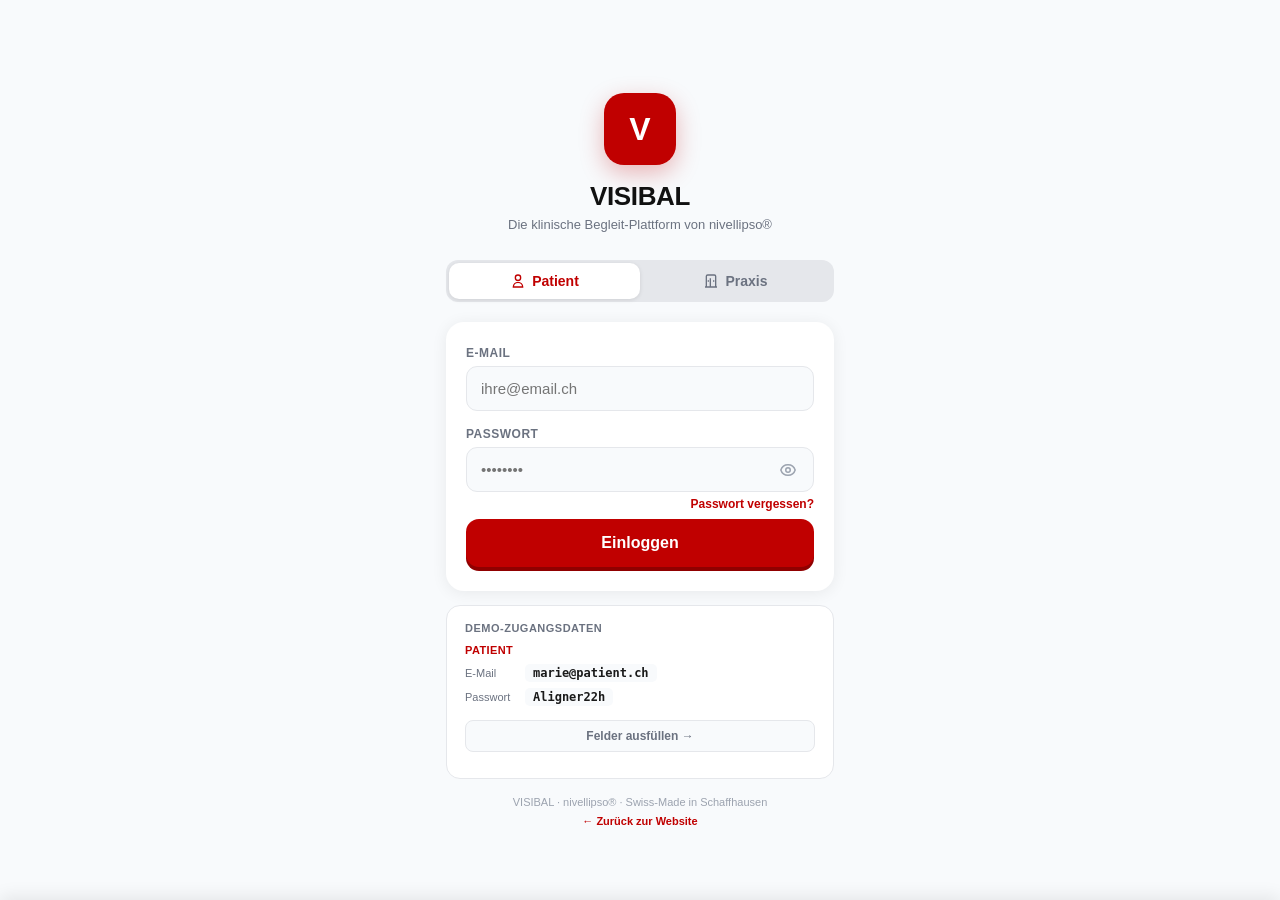
<file: index.html>
<!DOCTYPE html>
<html lang="de">
<head>
<meta charset="UTF-8">
<meta name="viewport" content="width=device-width, initial-scale=1.0, viewport-fit=cover, user-scalable=no">
<meta name="apple-mobile-web-app-capable" content="yes">
<meta name="apple-mobile-web-app-status-bar-style" content="black-translucent">
<meta name="theme-color" content="#C00000">
<title>VISIBAL — Login</title>
<link rel="manifest" href="manifest.json">
<link rel="apple-touch-icon" href="icons/icon-192.png">
<style>
*, *::before, *::after { box-sizing: border-box; margin: 0; padding: 0; }
:root {
  --red: #C00000;
  --red-dark: #900000;
  --red-light: #fdf0f0;
  --black: #111;
  --text: #1a1a1a;
  --grey: #6b7280;
  --grey-light: #9ca3af;
  --border: #e5e7eb;
  --bg: #f8fafc;
  --white: #ffffff;
  --ok: #2d8a4e;
  --ok-light: #edfaf3;
}

body {
  font-family: -apple-system, BlinkMacSystemFont, 'Segoe UI', sans-serif;
  background: var(--bg);
  min-height: 100vh;
  min-height: 100dvh;
  display: flex;
  flex-direction: column;
  align-items: center;
  justify-content: center;
  padding: env(safe-area-inset-top) 0 env(safe-area-inset-bottom);
}

/* ── CARD ── */
.login-wrap {
  width: 100%;
  max-width: 420px;
  padding: 20px 16px calc(20px + env(safe-area-inset-bottom));
  display: flex;
  flex-direction: column;
  gap: 0;
}

.login-brand {
  text-align: center;
  padding: 32px 0 28px;
}
.login-logo {
  width: 72px;
  height: 72px;
  background: var(--red);
  color: white;
  border-radius: 20px;
  font-size: 32px;
  font-weight: 800;
  display: flex;
  align-items: center;
  justify-content: center;
  margin: 0 auto 16px;
  box-shadow: 0 8px 24px rgba(192,0,0,.28);
}
.login-title {
  font-size: 26px;
  font-weight: 800;
  color: var(--black);
  letter-spacing: -.4px;
  margin-bottom: 5px;
}
.login-sub {
  font-size: 13px;
  color: var(--grey);
}

/* ── TABS ── */
.role-tabs {
  display: flex;
  background: var(--border);
  border-radius: 12px;
  padding: 3px;
  margin-bottom: 20px;
}
.role-tab {
  flex: 1;
  padding: 10px;
  border: none;
  background: none;
  border-radius: 10px;
  font-size: 14px;
  font-weight: 600;
  color: var(--grey);
  cursor: pointer;
  transition: all .18s;
  display: flex;
  align-items: center;
  justify-content: center;
  gap: 6px;
}
.role-tab svg { width: 16px; height: 16px; flex-shrink: 0; }
.role-tab.active {
  background: white;
  color: var(--red);
  box-shadow: 0 1px 4px rgba(0,0,0,.1);
}

/* ── FORM CARD ── */
.form-card {
  background: white;
  border-radius: 18px;
  padding: 24px 20px;
  box-shadow: 0 2px 16px rgba(0,0,0,.07);
  margin-bottom: 14px;
}

.form-group {
  margin-bottom: 16px;
}
.form-label {
  display: block;
  font-size: 12px;
  font-weight: 700;
  color: var(--grey);
  text-transform: uppercase;
  letter-spacing: .5px;
  margin-bottom: 6px;
}
.form-input {
  width: 100%;
  padding: 13px 14px;
  border: 1.5px solid var(--border);
  border-radius: 11px;
  font-size: 15px;
  font-family: inherit;
  color: var(--text);
  background: var(--bg);
  outline: none;
  transition: border-color .15s, background .15s;
  -webkit-appearance: none;
}
.form-input:focus {
  border-color: var(--red);
  background: white;
}
.form-input.error {
  border-color: var(--red);
  background: var(--red-light);
}

.pw-wrap {
  position: relative;
}
.pw-toggle {
  position: absolute;
  right: 13px;
  top: 50%;
  transform: translateY(-50%);
  background: none;
  border: none;
  color: var(--grey-light);
  cursor: pointer;
  padding: 4px;
  display: flex;
  align-items: center;
}

.form-row-meta {
  display: flex;
  justify-content: flex-end;
  margin-top: 5px;
  margin-bottom: 4px;
}
.forgot-link {
  font-size: 12px;
  color: var(--red);
  text-decoration: none;
  font-weight: 600;
}

/* ── ERROR BOX ── */
.error-box {
  background: var(--red-light);
  border: 1px solid rgba(192,0,0,.2);
  border-radius: 10px;
  padding: 11px 14px;
  font-size: 13px;
  color: var(--red);
  font-weight: 500;
  margin-bottom: 14px;
  display: none;
}
.error-box.show { display: block; }

/* ── SUBMIT BTN ── */
.submit-btn {
  width: 100%;
  padding: 15px;
  background: var(--red);
  color: white;
  border: none;
  border-radius: 13px;
  font-size: 16px;
  font-weight: 700;
  cursor: pointer;
  box-shadow: 0 4px 0 var(--red-dark);
  transition: transform .1s, box-shadow .1s, opacity .15s;
  display: flex;
  align-items: center;
  justify-content: center;
  gap: 8px;
  margin-top: 4px;
}
.submit-btn:active:not(:disabled) {
  transform: translateY(2px);
  box-shadow: 0 2px 0 var(--red-dark);
}
.submit-btn:disabled {
  opacity: .65;
  cursor: default;
}

/* ── SPINNER ── */
.spinner {
  width: 18px;
  height: 18px;
  border: 2.5px solid rgba(255,255,255,.35);
  border-top-color: white;
  border-radius: 50%;
  animation: spin .7s linear infinite;
  display: none;
}
.submit-btn.loading .spinner { display: block; }
.submit-btn.loading .btn-label { display: none; }
@keyframes spin { to { transform: rotate(360deg); } }

/* ── MAGIC LINK PANEL ── */
.magic-sent {
  display: none;
  flex-direction: column;
  align-items: center;
  text-align: center;
  padding: 8px 0 4px;
}
.magic-sent.show { display: flex; }
.magic-ico { font-size: 48px; margin-bottom: 14px; }
.magic-title { font-size: 17px; font-weight: 700; color: var(--black); margin-bottom: 8px; }
.magic-sub { font-size: 13px; color: var(--grey); line-height: 1.6; margin-bottom: 20px; }
.magic-demo-btn {
  background: var(--ok-light);
  border: 1.5px solid var(--ok);
  color: var(--ok);
  border-radius: 12px;
  padding: 12px 20px;
  font-size: 14px;
  font-weight: 700;
  cursor: pointer;
  width: 100%;
}

/* ── DEMO HINT ── */
.demo-hint {
  background: white;
  border: 1px solid var(--border);
  border-radius: 14px;
  padding: 16px 18px;
  margin-bottom: 14px;
}
.demo-hint-title {
  font-size: 11px;
  font-weight: 700;
  color: var(--grey);
  text-transform: uppercase;
  letter-spacing: .5px;
  margin-bottom: 10px;
}
.demo-cred {
  display: flex;
  flex-direction: column;
  gap: 6px;
  margin-bottom: 10px;
}
.demo-cred:last-child { margin-bottom: 0; }
.demo-cred-role {
  font-size: 11px;
  font-weight: 700;
  color: var(--red);
  text-transform: uppercase;
  letter-spacing: .4px;
  margin-bottom: 2px;
}
.demo-cred-row {
  display: flex;
  align-items: center;
  gap: 8px;
}
.demo-cred-key {
  font-size: 11px;
  color: var(--grey);
  width: 52px;
  flex-shrink: 0;
}
.demo-cred-val {
  font-size: 12px;
  font-weight: 600;
  color: var(--text);
  font-family: 'SF Mono', Consolas, monospace;
  background: var(--bg);
  padding: 2px 8px;
  border-radius: 5px;
  cursor: pointer;
  user-select: all;
}
.demo-fill-btn {
  margin-top: 8px;
  width: 100%;
  background: var(--bg);
  border: 1px solid var(--border);
  border-radius: 8px;
  padding: 8px;
  font-size: 12px;
  font-weight: 600;
  color: var(--grey);
  cursor: pointer;
  transition: background .12s;
}
.demo-fill-btn:active { background: var(--border); }

/* ── FOOTER ── */
.login-footer {
  text-align: center;
  font-size: 11px;
  color: var(--grey-light);
  line-height: 1.7;
  padding-bottom: 8px;
}
.login-footer a {
  color: var(--red);
  text-decoration: none;
  font-weight: 600;
}

/* ── INSTALL BANNER ── */
.install-banner {
  position: fixed;
  bottom: 0;
  left: 0;
  right: 0;
  background: white;
  border-top: 1px solid var(--border);
  padding: 14px 16px calc(14px + env(safe-area-inset-bottom));
  display: flex;
  align-items: center;
  gap: 12px;
  transform: translateY(100%);
  transition: transform .3s ease;
  z-index: 1000;
  box-shadow: 0 -4px 16px rgba(0,0,0,.08);
}
.install-banner.show { transform: translateY(0); }
.install-ico { font-size: 28px; flex-shrink: 0; }
.install-text { flex: 1; font-size: 13px; color: var(--text); }
.install-text strong { display: block; font-weight: 700; }
.install-btn {
  background: var(--red);
  color: white;
  border: none;
  border-radius: 8px;
  padding: 8px 16px;
  font-size: 13px;
  font-weight: 700;
  cursor: pointer;
  flex-shrink: 0;
}
.install-close {
  background: none;
  border: none;
  font-size: 20px;
  color: var(--grey-light);
  cursor: pointer;
  padding: 4px;
  flex-shrink: 0;
}
</style>
</head>
<body>

<div class="login-wrap">

  <!-- Brand -->
  <div class="login-brand">
    <div class="login-logo">V</div>
    <div class="login-title">VISIBAL</div>
    <div class="login-sub">Die klinische Begleit-Plattform von nivellipso®</div>
  </div>

  <!-- Role Tabs -->
  <div class="role-tabs">
    <button class="role-tab active" id="tabPatient" onclick="switchRole('patient')">
      <svg viewBox="0 0 24 24" fill="none" stroke="currentColor" stroke-width="2"><path d="M16 7a4 4 0 11-8 0 4 4 0 018 0zM12 14a7 7 0 00-7 7h14a7 7 0 00-7-7z"/></svg>
      Patient
    </button>
    <button class="role-tab" id="tabDoctor" onclick="switchRole('doctor')">
      <svg viewBox="0 0 24 24" fill="none" stroke="currentColor" stroke-width="2"><path d="M19 21V5a2 2 0 00-2-2H7a2 2 0 00-2 2v16m14 0H5m14 0h2M5 21H3m4-9h2m6 0h2m-6 0v9m0-9V8m-6 4v9"/></svg>
      Praxis
    </button>
  </div>

  <!-- Error Box -->
  <div class="error-box" id="errorBox"></div>

  <!-- ── PATIENT FORM ── -->
  <div class="form-card" id="patientForm">
    <div class="form-group">
      <label class="form-label" for="patientEmail">E-Mail</label>
      <input class="form-input" id="patientEmail" type="email" placeholder="ihre@email.ch" autocomplete="email" inputmode="email">
    </div>
    <div class="form-group" style="margin-bottom:8px;">
      <label class="form-label" for="patientPw">Passwort</label>
      <div class="pw-wrap">
        <input class="form-input" id="patientPw" type="password" placeholder="••••••••" autocomplete="current-password" style="padding-right:44px;">
        <button class="pw-toggle" onclick="togglePw('patientPw',this)" tabindex="-1">
          <svg id="eyeP" viewBox="0 0 24 24" fill="none" stroke="currentColor" stroke-width="2" width="18" height="18"><path d="M15 12a3 3 0 11-6 0 3 3 0 016 0z"/><path d="M2.458 12C3.732 7.943 7.523 5 12 5c4.478 0 8.268 2.943 9.542 7-1.274 4.057-5.064 7-9.542 7-4.477 0-8.268-2.943-9.542-7z"/></svg>
        </button>
      </div>
      <div class="form-row-meta">
        <a href="#" class="forgot-link" onclick="forgotPw(event)">Passwort vergessen?</a>
      </div>
    </div>
    <button class="submit-btn" id="patientLoginBtn" onclick="login('patient')">
      <span class="spinner"></span>
      <span class="btn-label">Einloggen</span>
    </button>
  </div>

  <!-- ── DOCTOR FORM ── -->
  <div class="form-card" id="doctorForm" style="display:none;">

    <!-- Email + Magic Link form -->
    <div id="magicForm">
      <div class="form-group" style="margin-bottom:4px;">
        <label class="form-label" for="doctorEmail">Praxis-E-Mail</label>
        <input class="form-input" id="doctorEmail" type="email" placeholder="praxis@beispiel.ch" autocomplete="email" inputmode="email">
      </div>
      <div class="form-group" style="margin-bottom:8px;">
        <label class="form-label" for="doctorPw">Passwort</label>
        <div class="pw-wrap">
          <input class="form-input" id="doctorPw" type="password" placeholder="••••••••" autocomplete="current-password" style="padding-right:44px;">
          <button class="pw-toggle" onclick="togglePw('doctorPw',this)" tabindex="-1">
            <svg viewBox="0 0 24 24" fill="none" stroke="currentColor" stroke-width="2" width="18" height="18"><path d="M15 12a3 3 0 11-6 0 3 3 0 016 0z"/><path d="M2.458 12C3.732 7.943 7.523 5 12 5c4.478 0 8.268 2.943 9.542 7-1.274 4.057-5.064 7-9.542 7-4.477 0-8.268-2.943-9.542-7z"/></svg>
          </button>
        </div>
        <div class="form-row-meta">
          <a href="#" class="forgot-link" onclick="forgotPw(event)">Passwort vergessen?</a>
        </div>
      </div>
      <button class="submit-btn" id="doctorLoginBtn" onclick="login('doctor')">
        <span class="spinner"></span>
        <span class="btn-label">Einloggen</span>
      </button>
    </div>

    <!-- Success state after magic link sent -->
    <div class="magic-sent" id="magicSent">
      <div class="magic-ico">📬</div>
      <div class="magic-title">E-Mail versendet!</div>
      <div class="magic-sub">Prüfen Sie Ihr Postfach und klicken Sie den Login-Link.<br><em>(Demo: Link-Klick simuliert unten)</em></div>
      <button class="magic-demo-btn" onclick="enterApp('doctor')">Demo: Direkt einloggen →</button>
    </div>
  </div>

  <!-- Demo Credentials -->
  <div class="demo-hint">
    <div class="demo-hint-title">Demo-Zugangsdaten</div>

    <div class="demo-cred" id="hintPatient">
      <div class="demo-cred-role">Patient</div>
      <div class="demo-cred-row">
        <span class="demo-cred-key">E-Mail</span>
        <span class="demo-cred-val">marie@patient.ch</span>
      </div>
      <div class="demo-cred-row">
        <span class="demo-cred-key">Passwort</span>
        <span class="demo-cred-val">Aligner22h</span>
      </div>
      <button class="demo-fill-btn" onclick="fillDemo('patient')">Felder ausfüllen →</button>
    </div>

    <div class="demo-cred" id="hintDoctor" style="display:none;border-top:1px solid var(--border);padding-top:10px;margin-top:4px;">
      <div class="demo-cred-role">Praxis / Arzt</div>
      <div class="demo-cred-row">
        <span class="demo-cred-key">E-Mail</span>
        <span class="demo-cred-val">dr.schmidt@praxis.ch</span>
      </div>
      <div class="demo-cred-row">
        <span class="demo-cred-key">Passwort</span>
        <span class="demo-cred-val">Praxis2026</span>
      </div>
      <button class="demo-fill-btn" onclick="fillDemo('doctor')">Felder ausfüllen →</button>
    </div>
  </div>

  <!-- Footer -->
  <div class="login-footer">
    VISIBAL · nivellipso® · Swiss-Made in Schaffhausen<br>
    <a href="../index.html">← Zurück zur Website</a>
  </div>

</div>

<!-- PWA Install Banner -->
<div class="install-banner" id="installBanner">
  <div class="install-ico">📲</div>
  <div class="install-text">
    <strong>VISIBAL installieren</strong>
    App zum Home-Screen hinzufügen
  </div>
  <button class="install-btn" onclick="installApp()">Installieren</button>
  <button class="install-close" onclick="hideInstall()">×</button>
</div>

<script>
// ── DEMO CREDENTIALS ──────────────────────────────────────
const DEMO_ACCOUNTS = {
  patient: { email: 'marie@patient.ch', password: 'Aligner22h' },
  doctor:  { email: 'dr.schmidt@praxis.ch', password: 'Praxis2026' }
};

// ── ROLE TABS ─────────────────────────────────────────────
let _role = 'patient';

function switchRole(role) {
  _role = role;
  document.getElementById('tabPatient').classList.toggle('active', role === 'patient');
  document.getElementById('tabDoctor').classList.toggle('active', role === 'doctor');
  document.getElementById('patientForm').style.display = role === 'patient' ? '' : 'none';
  document.getElementById('doctorForm').style.display  = role === 'doctor'  ? '' : 'none';
  document.getElementById('hintPatient').style.display = role === 'patient' ? '' : 'none';
  document.getElementById('hintDoctor').style.display  = role === 'doctor'  ? '' : 'none';
  clearError();
}

// ── LOGIN ─────────────────────────────────────────────────
function login(role) {
  clearError();
  const emailEl = document.getElementById(role === 'patient' ? 'patientEmail' : 'doctorEmail');
  const pwEl    = document.getElementById(role === 'patient' ? 'patientPw'    : 'doctorPw');
  const btn     = document.getElementById(role === 'patient' ? 'patientLoginBtn' : 'doctorLoginBtn');

  const email = emailEl.value.trim();
  const pw    = pwEl.value;

  // Basic validation
  if (!email) { showError('Bitte geben Sie Ihre E-Mail-Adresse ein.'); emailEl.classList.add('error'); emailEl.focus(); return; }
  if (!email.includes('@')) { showError('Bitte geben Sie eine gültige E-Mail-Adresse ein.'); emailEl.classList.add('error'); emailEl.focus(); return; }
  if (!pw) { showError('Bitte geben Sie Ihr Passwort ein.'); pwEl.classList.add('error'); pwEl.focus(); return; }

  // Start loading
  btn.classList.add('loading');
  btn.disabled = true;
  emailEl.classList.remove('error');
  pwEl.classList.remove('error');

  // Simulate server round-trip
  setTimeout(() => {
    const acc = DEMO_ACCOUNTS[role];
    if (email.toLowerCase() === acc.email.toLowerCase() && pw === acc.password) {
      enterApp(role);
    } else {
      btn.classList.remove('loading');
      btn.disabled = false;
      emailEl.classList.add('error');
      pwEl.classList.add('error');
      showError('E-Mail oder Passwort falsch. Bitte prüfen Sie die Demo-Zugangsdaten unten.');
      pwEl.value = '';
      pwEl.focus();
    }
  }, 900);
}

// ── ENTER APP ─────────────────────────────────────────────
function enterApp(role) {
  localStorage.setItem('visibal_role', role);
  window.location.href = role === 'patient' ? 'patient.html' : 'doctor.html';
}

// ── HELPERS ───────────────────────────────────────────────
function showError(msg) {
  const box = document.getElementById('errorBox');
  box.textContent = msg;
  box.classList.add('show');
}
function clearError() {
  const box = document.getElementById('errorBox');
  box.classList.remove('show');
  document.querySelectorAll('.form-input').forEach(i => i.classList.remove('error'));
}

function forgotPw(e) {
  e.preventDefault();
  showError('Passwort-Reset ist im Demo-Modus nicht verfügbar. Bitte nutzen Sie die Demo-Zugangsdaten.');
}

function togglePw(id, btn) {
  const input = document.getElementById(id);
  const isText = input.type === 'text';
  input.type = isText ? 'password' : 'text';
  btn.querySelector('svg').style.opacity = isText ? '1' : '.4';
}

function fillDemo(role) {
  const acc = DEMO_ACCOUNTS[role];
  if (role === 'patient') {
    document.getElementById('patientEmail').value = acc.email;
    document.getElementById('patientPw').value    = acc.password;
  } else {
    document.getElementById('doctorEmail').value = acc.email;
    document.getElementById('doctorPw').value    = acc.password;
  }
  clearError();
}

// ── INPUT CLEANUP ─────────────────────────────────────────
document.querySelectorAll('.form-input').forEach(el => {
  el.addEventListener('input', () => { el.classList.remove('error'); clearError(); });
  el.addEventListener('keydown', e => {
    if (e.key === 'Enter') login(_role);
  });
});

// ── PWA INSTALL ───────────────────────────────────────────
let deferredPrompt;
window.addEventListener('beforeinstallprompt', (e) => {
  e.preventDefault();
  deferredPrompt = e;
  if (!sessionStorage.getItem('install_dismissed')) {
    document.getElementById('installBanner').classList.add('show');
  }
});
function installApp() {
  if (deferredPrompt) {
    deferredPrompt.prompt();
    deferredPrompt.userChoice.then(() => { deferredPrompt = null; hideInstall(); });
  }
}
function hideInstall() {
  document.getElementById('installBanner').classList.remove('show');
  sessionStorage.setItem('install_dismissed', '1');
}

// ── AUTO-REDIRECT IF ALREADY LOGGED IN ───────────────────
const existingRole = localStorage.getItem('visibal_role');
if (existingRole === 'patient' || existingRole === 'doctor') {
  enterApp(existingRole);
}

// ── SERVICE WORKER ────────────────────────────────────────
if ('serviceWorker' in navigator) {
  window.addEventListener('load', () => {
    navigator.serviceWorker.register('service-worker.js').catch(() => {});
  });
}
</script>
</body>
</html>
</file>
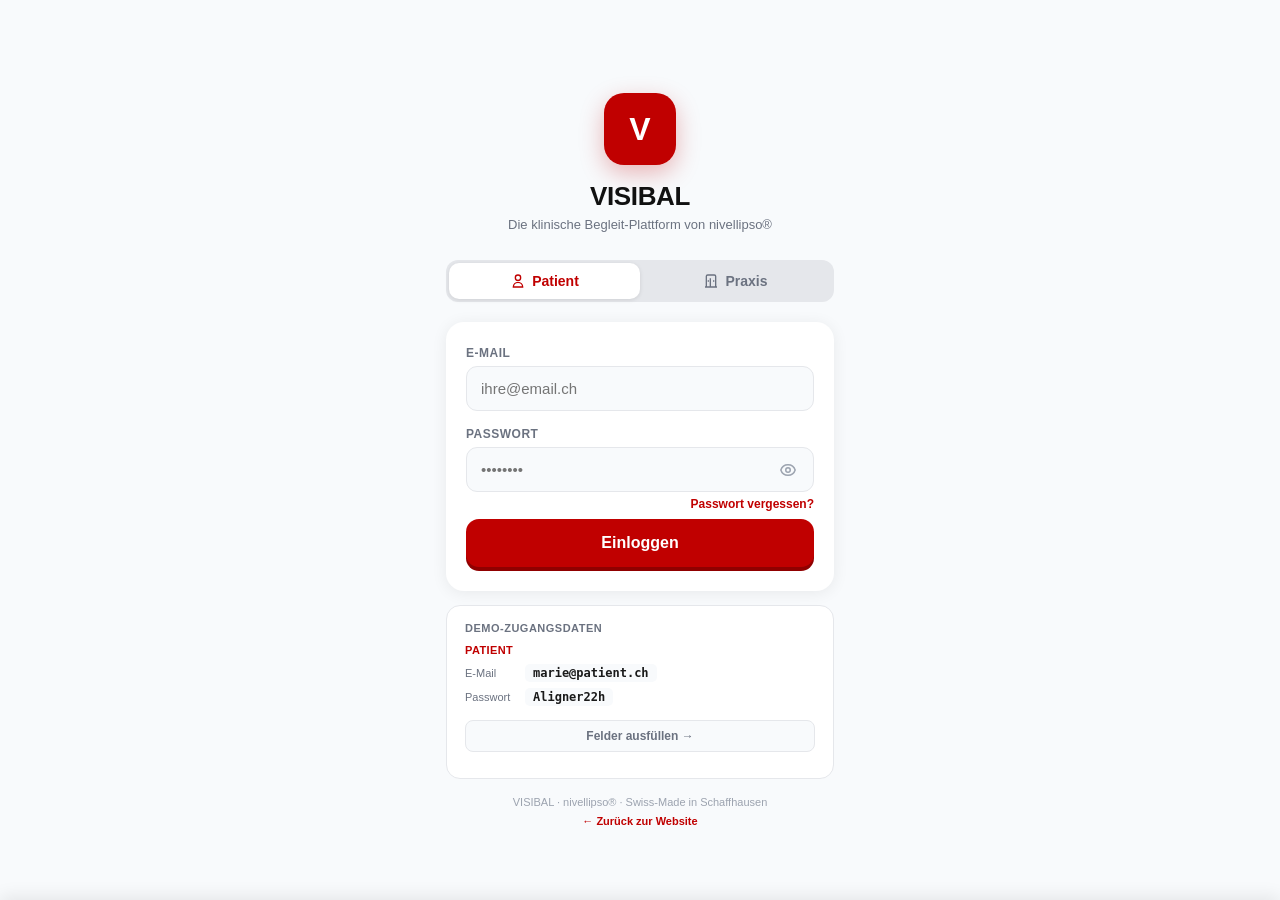
<file: doctor.html>
<!DOCTYPE html>
<html lang="de">
<head>
<meta charset="UTF-8">
<meta name="viewport" content="width=device-width, initial-scale=1.0, viewport-fit=cover">
<meta name="apple-mobile-web-app-capable" content="yes">
<meta name="apple-mobile-web-app-status-bar-style" content="black-translucent">
<meta name="theme-color" content="#C00000">
<title>VISIBAL — Praxis Dashboard</title>
<link rel="manifest" href="manifest.json">
<link rel="stylesheet" href="app.css">
<style>
.dash-app { max-width: 720px; }
@media(min-width:721px) { .dash-app { border-radius: 24px; } }
/* ── TOAST ── */
.toast-container{position:fixed;bottom:calc(72px + env(safe-area-inset-bottom));left:50%;transform:translateX(-50%);z-index:3000;display:flex;flex-direction:column;align-items:center;gap:8px;pointer-events:none;}
.toast{background:rgba(26,26,26,.92);color:white;padding:10px 20px;border-radius:20px;font-size:13px;font-weight:500;white-space:nowrap;}
.toast.ok{background:rgba(0,140,60,.92);}
.toast.err{background:rgba(192,0,0,.92);}
/* ── CONFIRM SHEET ── */
.confirm-overlay{position:fixed;inset:0;background:rgba(0,0,0,.45);z-index:2100;display:none;align-items:flex-end;justify-content:center;}
.confirm-overlay.show{display:flex;}
.confirm-sheet{background:white;width:100%;max-width:720px;border-radius:20px 20px 0 0;padding:24px 20px max(24px,env(safe-area-inset-bottom));}
.confirm-title{font-size:17px;font-weight:700;color:var(--text);text-align:center;margin-bottom:6px;}
.confirm-sub{font-size:13px;color:var(--grey);text-align:center;margin-bottom:22px;}
.confirm-btns{display:flex;flex-direction:column;gap:10px;}
.confirm-btn{width:100%;padding:14px;border:none;border-radius:12px;font-size:15px;font-weight:600;cursor:pointer;}
.confirm-btn.primary{background:var(--red);color:white;}
.confirm-btn.secondary{background:var(--bg);color:var(--text);}
/* ── NOTIFICATION PANEL ── */
.notif-overlay{position:fixed;inset:0;background:rgba(0,0,0,.3);z-index:2100;display:none;flex-direction:column;align-items:center;}
.notif-overlay.show{display:flex;}
.notif-panel{background:white;width:100%;max-width:720px;border-radius:0 0 20px 20px;max-height:60vh;overflow-y:auto;transform:translateY(-100%);transition:transform .25s ease;}
.notif-overlay.show .notif-panel{transform:translateY(0);}
.notif-head{display:flex;justify-content:space-between;align-items:center;padding:16px 20px 14px;border-bottom:1px solid var(--border);}
.notif-head-title{font-size:14px;font-weight:700;color:var(--text);}
.notif-close-btn{background:none;border:none;font-size:22px;line-height:1;color:var(--grey);cursor:pointer;padding:0;}
.notif-item{padding:14px 20px;border-bottom:1px solid var(--border);display:flex;gap:12px;align-items:flex-start;}
.notif-item:last-child{border-bottom:none;}
.notif-dot{width:8px;height:8px;border-radius:50%;background:var(--red);flex-shrink:0;margin-top:5px;}
.notif-body strong{display:block;font-size:13px;font-weight:600;color:var(--text);margin-bottom:2px;}
.notif-body span{font-size:11px;color:var(--grey);}
/* ── EMPTY STATE ── */
.empty-state{padding:40px 20px;text-align:center;}
.empty-state-ico{font-size:40px;margin-bottom:10px;}
.empty-state-title{font-size:15px;font-weight:700;color:var(--text);margin-bottom:4px;}
.empty-state-sub{font-size:12px;color:var(--grey);}
/* ── NOTIFICATION BADGE ── */
.app-top-btn{position:relative;}
.notif-badge{position:absolute;top:-3px;right:-3px;background:var(--red);color:white;font-size:9px;font-weight:700;min-width:16px;height:16px;border-radius:8px;display:flex;align-items:center;justify-content:center;border:2px solid white;pointer-events:none;line-height:1;}
/* ── ANALYTICS ── */
.analytics-score{font-size:36px;font-weight:800;color:var(--black);line-height:1;}
.phase-row{display:flex;align-items:center;gap:10px;margin-bottom:10px;}
.phase-row:last-child{margin-bottom:0;}
.phase-label{width:64px;font-size:11px;font-weight:700;color:var(--grey);letter-spacing:.3px;}
.phase-bar-wrap{flex:1;height:8px;background:var(--border);border-radius:4px;overflow:hidden;}
.phase-bar-fill{height:100%;border-radius:4px;}
.phase-count{width:24px;text-align:right;font-size:12px;font-weight:700;color:var(--text);}
/* ── MESSAGES ── */
.msg-thread{display:flex;gap:12px;align-items:flex-start;padding:14px 0;border-bottom:1px solid var(--border);cursor:pointer;transition:background .1s;}
.msg-thread:last-child{border-bottom:none;}
.msg-thread:active{background:var(--bg);}
.msg-unread-dot{width:8px;height:8px;border-radius:50%;background:var(--red);flex-shrink:0;margin-top:6px;}
.msg-thread-name{font-size:14px;font-weight:700;color:var(--black);}
.msg-thread-time{font-size:10px;color:var(--grey-light);}
.msg-thread-preview{font-size:12px;color:var(--grey);white-space:nowrap;overflow:hidden;text-overflow:ellipsis;}
/* ── SETTINGS ── */
.settings-avatar{width:56px;height:56px;background:var(--red);color:white;border-radius:14px;display:flex;align-items:center;justify-content:center;font-size:18px;font-weight:700;flex-shrink:0;}
.settings-row{display:flex;justify-content:space-between;align-items:center;padding:13px 0;border-bottom:1px solid var(--border);}
.settings-row:last-child{border-bottom:none;}
.settings-row-label{font-size:13px;font-weight:600;color:var(--text);}
.settings-row-sub{font-size:11px;color:var(--grey);margin-top:1px;}
/* ── LIVE ACTIVITY ── */
@keyframes livePulse{0%,100%{opacity:1;transform:scale(1);}50%{opacity:.4;transform:scale(1.4);}}
.live-dot{display:inline-block;width:8px;height:8px;border-radius:50%;background:#2d8a4e;animation:livePulse 1.4s ease-in-out infinite;flex-shrink:0;}
.live-banner{background:linear-gradient(135deg,#edfff5,#f4fff8);border:1px solid #a8dfc0;border-radius:12px;padding:12px 14px;margin-bottom:12px;display:flex;align-items:center;gap:10px;}
.activity-item{display:flex;gap:10px;align-items:flex-start;padding:10px 0;border-bottom:1px solid var(--border);}
.activity-item:last-child{border-bottom:none;}
.activity-icon{width:28px;height:28px;border-radius:8px;display:flex;align-items:center;justify-content:center;font-size:13px;flex-shrink:0;}
/* ── FORM EDIT MODAL ── */
.form-field{margin-bottom:12px;}
.form-label{font-size:11px;font-weight:700;color:var(--grey);text-transform:uppercase;letter-spacing:.5px;margin-bottom:5px;}
.form-input{width:100%;border:1px solid var(--border);border-radius:10px;padding:10px 12px;font-size:14px;font-family:inherit;outline:none;background:var(--bg);color:var(--text);}
.form-input:focus{border-color:var(--red);background:white;}
</style>
</head>
<body>

<div class="app dash-app">

  <!-- TOP BAR -->
  <header class="app-top">
    <div class="app-top-brand">
      <div class="app-top-logo">V</div>
      <div class="app-top-name">VISIBAL <span style="font-weight:400;opacity:.7;font-size:11px;">Clinic</span></div>
    </div>
    <div class="app-top-actions">
      <button class="app-top-btn" onclick="showNotifs()" id="notifBtn">
        <svg viewBox="0 0 24 24" fill="none" stroke="currentColor" stroke-width="2"><path d="M15 17h5l-1.405-1.405A2.032 2.032 0 0118 14.158V11a6.002 6.002 0 00-4-5.659V5a2 2 0 10-4 0v.341C7.67 6.165 6 8.388 6 11v3.159c0 .538-.214 1.055-.595 1.436L4 17h5m6 0v1a3 3 0 11-6 0v-1m6 0H9"/></svg>
        <span class="notif-badge" id="notifBadge">3</span>
      </button>
      <button class="app-top-btn" onclick="logout()">
        <svg viewBox="0 0 24 24" fill="none" stroke="currentColor" stroke-width="2"><path d="M17 16l4-4m0 0l-4-4m4 4H7m6 4v1a3 3 0 01-3 3H6a3 3 0 01-3-3V7a3 3 0 013-3h4a3 3 0 013 3v1"/></svg>
      </button>
    </div>
  </header>

  <div class="app-content">

    <!-- VIEW: OVERVIEW -->
    <div class="view active" id="view-overview">
      <div class="greeting">
        <div class="greeting-time" id="overviewGreetingTime">Dashboard · Praxis Schmidt</div>
        <div class="greeting-name" id="patientCountHead">18 aktive Patienten</div>
      </div>

      <!-- Compliance Overview -->
      <div class="quick-stats">
        <div class="stat-mini" style="border-top:3px solid var(--ok);">
          <div class="stat-mini-n" id="statOk">14<em style="color:var(--ok);">✓</em></div>
          <div class="stat-mini-l" data-i18n="stat_ok">Konform</div>
        </div>
        <div class="stat-mini" style="border-top:3px solid var(--warn);">
          <div class="stat-mini-n" id="statWarn">3<em style="color:var(--warn);">⚠</em></div>
          <div class="stat-mini-l" data-i18n="stat_warn">Achtung</div>
        </div>
        <div class="stat-mini" style="border-top:3px solid var(--red);">
          <div class="stat-mini-n" id="statAlert">1<em>!</em></div>
          <div class="stat-mini-l" data-i18n="stat_alert">Kritisch</div>
        </div>
      </div>

      <!-- Live Banner -->
      <div class="live-banner" id="liveBanner" style="display:none;">
        <div class="live-dot"></div>
        <div style="flex:1;">
          <div style="font-size:13px;font-weight:700;color:#1a5c30;" id="liveBannerName">Marie Schmidt ist gerade aktiv</div>
          <div style="font-size:11px;color:#2d8a4e;margin-top:1px;" id="liveBannerSub">22h Tracker läuft · Tragezeit heute: 21h 40min</div>
        </div>
        <span style="font-size:10px;font-weight:700;color:#2d8a4e;background:rgba(45,138,78,.15);padding:3px 8px;border-radius:8px;white-space:nowrap;">● LIVE</span>
      </div>

      <!-- Alert: Critical Patient -->
      <div class="reminder-card" id="alertCard" style="display:none;background:var(--alert-light);border-left-color:var(--red);">
        <div class="reminder-ico" style="background:white;"><svg viewBox="0 0 24 24" fill="none" stroke="currentColor" stroke-width="2"><path d="M12 9v2m0 4h.01M12 21a9 9 0 100-18 9 9 0 000 18z"/></svg></div>
        <div class="reminder-text">
          <strong data-i18n="alert_crit_title">1 Patient kritisch — Aktion erforderlich</strong>
          <span data-i18n="alert_crit_sub">T. Brauer · 12h Tragezeit über 4 Tage in Folge</span>
        </div>
      </div>

      <!-- Hot Topics -->
      <div class="sec-label" style="margin-top:24px;" data-i18n="hot_topics">Hot Topics · diese Woche</div>
      <div class="card" style="padding:16px;" id="hotTopicsCard"></div>

      <!-- Search -->
      <div class="search-bar">
        <svg viewBox="0 0 24 24" fill="none" stroke="currentColor" stroke-width="2"><circle cx="11" cy="11" r="8"/><path d="M21 21l-4.35-4.35"/></svg>
        <input type="text" placeholder="Patient suchen..." oninput="filterPatients(this.value)">
      </div>

      <!-- Filter Pills -->
      <div class="filter-pills">
        <button class="filter-pill active" id="fpAll" onclick="filterByStatus('all',this)">Alle · 18</button>
        <button class="filter-pill" id="fpAlert" onclick="filterByStatus('alert',this)">! Kritisch · 1</button>
        <button class="filter-pill" id="fpWarn" onclick="filterByStatus('warn',this)">⚠ Achtung · 3</button>
        <button class="filter-pill" id="fpOk" onclick="filterByStatus('ok',this)">✓ OK · 14</button>
      </div>

      <!-- Patient List -->
      <div class="patient-list" id="patientList">
        <!-- Patient rows populated by JS -->
      </div>
    </div>

    <!-- VIEW: PATIENT DETAIL -->
    <div class="view" id="view-detail">
      <div style="margin-bottom:16px;">
        <button onclick="switchDashView('overview')" style="background:none;border:none;color:var(--red);font-size:13px;font-weight:600;padding:0;display:flex;align-items:center;gap:4px;">
          <svg viewBox="0 0 12 18" fill="none" width="8" height="12"><path d="M9 1l-8 8 8 8" stroke="currentColor" stroke-width="2"/></svg>
          <span data-i18n="back">Zurück</span>
        </button>
      </div>

      <div style="display:flex;gap:14px;align-items:center;margin-bottom:18px;">
        <div class="patient-avatar" id="detailAvatar" style="width:60px;height:60px;font-size:20px;background:var(--red-light);color:var(--red);">MS</div>
        <div style="flex:1;">
          <div style="font-size:18px;font-weight:700;color:var(--black);" id="detailName">Marie Schmidt</div>
          <div style="font-size:12px;color:var(--grey);" id="detailMeta">Stufe 8/14 · REGULAR · Dual Arch</div>
          <div style="margin-top:6px;display:flex;gap:6px;align-items:center;">
            <span class="patient-status-pill pill-ok" id="detailStatusPill">✓ 22h</span>
            <span style="font-size:11px;color:var(--grey);" id="detailCompliance">Compliance: 94%</span>
          </div>
        </div>
      </div>

      <!-- Quick Actions -->
      <div style="display:grid;grid-template-columns:1fr 1fr 1fr 1fr;gap:8px;margin-bottom:16px;">
        <button class="action-btn outline" id="detailSmsBtn" style="margin:0;padding:10px;font-size:11px;">
          <svg viewBox="0 0 24 24" fill="none" stroke="currentColor" stroke-width="2" width="16" height="16"><path d="M8 12h.01M12 12h.01M16 12h.01M21 12c0 4.418-4.03 8-9 8a9.863 9.863 0 01-4.255-.949L3 20l1.395-3.72C3.512 15.042 3 13.574 3 12c0-4.418 4.03-8 9-8s9 3.582 9 8z"/></svg>
          <div data-i18n="act_sms">SMS</div>
        </button>
        <button class="action-btn outline" id="detailCallBtn" style="margin:0;padding:10px;font-size:11px;">
          <svg viewBox="0 0 24 24" fill="none" stroke="currentColor" stroke-width="2" width="16" height="16"><path d="M3 5a2 2 0 012-2h3.28a1 1 0 01.948.684l1.498 4.493a1 1 0 01-.502 1.21l-2.257 1.13a11.042 11.042 0 005.516 5.516l1.13-2.257a1 1 0 011.21-.502l4.493 1.498a1 1 0 01.684.949V19a2 2 0 01-2 2h-1C9.716 21 3 14.284 3 6V5z"/></svg>
          <div data-i18n="act_call">Anrufen</div>
        </button>
        <button class="action-btn outline" style="margin:0;padding:10px;font-size:11px;" onclick="showToast('Akte folgt in Vollversion')">
          <svg viewBox="0 0 24 24" fill="none" stroke="currentColor" stroke-width="2" width="16" height="16"><path d="M9 5H7a2 2 0 00-2 2v12a2 2 0 002 2h10a2 2 0 002-2V7a2 2 0 00-2-2h-2M9 5a2 2 0 002 2h2a2 2 0 002-2M9 5a2 2 0 012-2h2a2 2 0 012 2"/></svg>
          <div data-i18n="act_file">Akte</div>
        </button>
        <button class="action-btn outline" style="margin:0;padding:10px;font-size:11px;" onclick="printPatientReport()">
          <svg viewBox="0 0 24 24" fill="none" stroke="currentColor" stroke-width="2" width="16" height="16"><path d="M17 17h2a2 2 0 002-2v-4a2 2 0 00-2-2H5a2 2 0 00-2 2v4a2 2 0 002 2h2m2 4h6a2 2 0 002-2v-4a2 2 0 00-2-2H9a2 2 0 00-2 2v4a2 2 0 002 2zm8-12V5a2 2 0 00-2-2H9a2 2 0 00-2 2v4h10z"/></svg>
          <div data-i18n="act_report">Bericht</div>
        </button>
      </div>

      <!-- Treatment Progress -->
      <div class="sec-label" data-i18n="sec_progress">Behandlungsfortschritt</div>
      <div class="progress-hero" style="margin-bottom:14px;">
        <div class="progress-phase-tag" id="detailProgressPhase">REGULAR PHASE</div>
        <div class="progress-step" id="detailProgressStep">Stufe 8/14</div>
        <div class="progress-substep" id="detailProgressSub">Dual Arch · Behandlung läuft</div>
        <div class="progress-bar"><div class="progress-fill" id="detailProgressFill" style="width:57%;"></div></div>
        <div class="progress-labels">
          <span>SOFT ✓</span>
          <span id="detailProgressPct">57%</span>
          <span>INTENSE</span>
        </div>
      </div>

      <!-- 7 Day Compliance — Line Chart -->
      <div class="sec-label" data-i18n="sec_wear_week">Tragezeit · diese Woche</div>
      <div class="card">
        <svg id="detailChart" viewBox="0 0 280 98" style="width:100%;height:auto;display:block;overflow:visible;"></svg>
        <div id="detailChartFooter" style="display:flex;justify-content:space-between;font-size:11px;color:var(--grey);padding-top:8px;border-top:1px solid var(--border);">
          <span>Ø 21h 28min</span>
          <span style="color:var(--ok);font-weight:700;">94% Compliance</span>
        </div>
      </div>

      <!-- Photo Timeline -->
      <div class="sec-label" data-i18n="sec_photos">Foto-Verlauf</div>
      <div style="display:grid;grid-template-columns:repeat(3,1fr);gap:6px;margin-bottom:14px;">
        <div style="background:linear-gradient(135deg,#fceaea,#fff);border-radius:8px;aspect-ratio:1;display:flex;align-items:flex-end;padding:8px;font-size:9px;font-weight:700;color:white;background:linear-gradient(0deg,rgba(0,0,0,.6),transparent 50%),linear-gradient(135deg,#f8c8c8,#fceaea);">Stufe 1<br>14.03</div>
        <div style="border-radius:8px;aspect-ratio:1;display:flex;align-items:flex-end;padding:8px;font-size:9px;font-weight:700;color:white;background:linear-gradient(0deg,rgba(0,0,0,.6),transparent 50%),linear-gradient(135deg,#fcd0d0,#fdf0f0);">Stufe 5<br>12.04</div>
        <div style="border-radius:8px;aspect-ratio:1;display:flex;align-items:flex-end;padding:8px;font-size:9px;font-weight:700;color:white;background:linear-gradient(0deg,rgba(0,0,0,.6),transparent 50%),linear-gradient(135deg,#fdd8d8,#fff5f5);border:2px solid var(--red);">Stufe 8<br>Aktuell</div>
      </div>

      <!-- Activity Log -->
      <div class="sec-label" data-i18n="sec_live_activity">Live-Aktivitäten</div>
      <div class="card" style="padding:0 14px;">
        <div class="activity-item">
          <div class="activity-icon" style="background:#e8fff3;color:#2d8a4e;">⏱</div>
          <div style="flex:1;"><div style="font-size:12px;font-weight:700;color:var(--text);" data-i18n="act_wear">WEAR — Schiene eingesetzt</div><div style="font-size:10px;color:var(--grey);" data-i18n="act_wear_time">Heute, 18:34 Uhr</div></div>
          <span style="font-size:9px;font-weight:700;color:#2d8a4e;background:#e8fff3;padding:2px 6px;border-radius:6px;">LIVE</span>
        </div>
        <div class="activity-item">
          <div class="activity-icon" style="background:var(--red-light);color:var(--red);">😕</div>
          <div style="flex:1;"><div style="font-size:12px;font-weight:700;color:var(--text);" data-i18n="act_pain">PAIN — Level 3 gemeldet</div><div style="font-size:10px;color:var(--grey);" data-i18n="act_pain_time">Heute, 13:12 Uhr</div></div>
          <span style="font-size:9px;font-weight:700;color:var(--red);background:var(--red-light);padding:2px 6px;border-radius:6px;">PAIN</span>
        </div>
        <div class="activity-item">
          <div class="activity-icon" style="background:#fff8e8;color:#b87300;">📸</div>
          <div style="flex:1;"><div style="font-size:12px;font-weight:700;color:var(--text);" data-i18n="act_photo">PHOTO — 3 Fotos hochgeladen</div><div style="font-size:10px;color:var(--grey);" data-i18n="act_photo_time">Gestern, 19:45 Uhr</div></div>
          <span style="font-size:9px;font-weight:700;color:#b87300;background:#fff8e8;padding:2px 6px;border-radius:6px;">FOTO</span>
        </div>
        <div class="activity-item">
          <div class="activity-icon" style="background:#f0f0ff;color:#5050cc;">💬</div>
          <div style="flex:1;"><div style="font-size:12px;font-weight:700;color:var(--text);" data-i18n="act_chat">CHAT — Frage an Assistent</div><div style="font-size:10px;color:var(--grey);" data-i18n="act_chat_time">Gestern, 12:08 Uhr</div></div>
          <span style="font-size:9px;font-weight:700;color:#5050cc;background:#f0f0ff;padding:2px 6px;border-radius:6px;">CHAT</span>
        </div>
        <div class="activity-item">
          <div class="activity-icon" style="background:var(--bg);color:var(--grey);">📲</div>
          <div style="flex:1;"><div style="font-size:12px;font-weight:700;color:var(--text);" data-i18n="act_app">APP — App geöffnet</div><div style="font-size:10px;color:var(--grey);" data-i18n="act_app_time">Gestern, 08:02 Uhr</div></div>
          <span style="font-size:9px;font-weight:700;color:var(--grey);background:var(--bg);padding:2px 6px;border-radius:6px;">APP</span>
        </div>
      </div>

      <!-- Notes -->
      <div class="sec-label" style="margin-top:20px;" data-i18n="sec_notes">Klinische Notizen</div>
      <div class="card" id="notesCard">
        <div style="font-size:12px;color:var(--grey);margin-bottom:6px;" id="notesDate">Letzte Anpassung · 12.04.2026</div>
        <div style="font-size:13px;color:var(--text);line-height:1.6;" id="notesText">Patientin zeigt sehr gute Compliance. SOFT-Phase reibungslos abgeschlossen. REGULAR läuft planmässig. Beim nächsten Termin: Druckverteilung an Zahn 12 prüfen.</div>
      </div>
      <div id="notesEditorWrap" style="display:none;margin-bottom:10px;">
        <textarea id="notesEditor" style="width:100%;border:1px solid var(--border);border-radius:10px;padding:11px 12px;font-size:13px;font-family:inherit;outline:none;background:var(--bg);color:var(--text);resize:vertical;min-height:100px;box-sizing:border-box;line-height:1.6;" onfocus="this.style.borderColor='var(--red)'" onblur="this.style.borderColor='var(--border)'"></textarea>
        <div style="display:flex;gap:8px;margin-top:8px;">
          <button class="action-btn" style="flex:1;margin:0;padding:11px;" onclick="saveNote()"><span data-i18n="note_save">Notiz speichern</span></button>
          <button class="action-btn outline" style="flex:1;margin:0;padding:11px;" onclick="cancelNote()"><span data-i18n="note_cancel">Abbrechen</span></button>
        </div>
      </div>
      <button class="action-btn outline full-row" id="addNoteBtn" onclick="openNoteEditor()">
        <svg viewBox="0 0 24 24" fill="none" stroke="currentColor" stroke-width="2"><path d="M11 5H6a2 2 0 00-2 2v11a2 2 0 002 2h11a2 2 0 002-2v-5m-1.414-9.414a2 2 0 112.828 2.828L11.828 15H9v-2.828l8.586-8.586z"/></svg>
        <span data-i18n="note_edit_btn">Notiz bearbeiten / hinzufügen</span>
      </button>
    </div>

    <!-- VIEW: ANALYTICS -->
    <div class="view" id="view-analytics">
      <div class="greeting">
        <div class="greeting-time" id="analyticsGreetingTime">Statistik · Praxis Schmidt</div>
        <div class="greeting-name" data-i18n="analytics_name">Compliance-Analyse</div>
      </div>

      <div class="sec-label" data-i18n="sec_compliance_total">Gesamtcompliance · Mai 2026</div>
      <div class="card" style="margin-bottom:14px;">
        <div style="display:flex;justify-content:space-between;align-items:flex-start;margin-bottom:14px;">
          <div>
            <div class="analytics-score">87%</div>
            <div style="font-size:12px;color:var(--grey);margin-top:3px;" data-i18n="analytics_avg">Ø über 18 Patienten</div>
          </div>
          <div style="font-size:11px;font-weight:600;color:var(--ok);background:var(--ok-light);padding:4px 10px;border-radius:10px;">↑ +3% ggü. April</div>
        </div>
        <div style="height:6px;background:var(--border);border-radius:3px;overflow:hidden;margin-bottom:6px;">
          <div style="height:100%;width:87%;background:var(--ok);border-radius:3px;"></div>
        </div>
        <div style="font-size:10px;color:var(--grey-light);" data-i18n="analytics_target">Zielwert: ≥ 85% — erfüllt ✓</div>
      </div>

      <div class="sec-label" data-i18n="sec_practice_wear">Praxis-Tragezeit · diese Woche</div>
      <div class="card" style="margin-bottom:14px;">
        <svg viewBox="0 0 280 98" style="width:100%;height:auto;display:block;overflow:visible;">
          <line x1="14" y1="15" x2="266" y2="15" stroke="#e8e8e8" stroke-width="1.5" stroke-dasharray="5,4"/>
          <text x="268" y="18" font-size="8" fill="#bbb" font-family="sans-serif">22h</text>
          <polygon points="20,20 60,15 100,40 140,15 180,20 220,15 260,15 260,65 20,65" fill="rgba(192,0,0,.07)"/>
          <polyline points="20,20 60,15 100,40 140,15 180,20 220,15 260,15" fill="none" stroke="#C00000" stroke-width="2.5" stroke-linejoin="round" stroke-linecap="round"/>
          <circle cx="20"  cy="20" r="4" fill="white" stroke="#C00000" stroke-width="2"/>
          <circle cx="60"  cy="15" r="4" fill="white" stroke="#C00000" stroke-width="2"/>
          <circle cx="100" cy="40" r="4" fill="white" stroke="#b87300" stroke-width="2"/>
          <circle cx="140" cy="15" r="4" fill="white" stroke="#C00000" stroke-width="2"/>
          <circle cx="180" cy="20" r="4" fill="white" stroke="#C00000" stroke-width="2"/>
          <circle cx="220" cy="15" r="4" fill="white" stroke="#C00000" stroke-width="2"/>
          <circle cx="260" cy="15" r="4" fill="white" stroke="#C00000" stroke-width="2"/>
          <text x="20"  y="79" text-anchor="middle" font-size="9" fill="#888" font-family="sans-serif">Mo</text>
          <text x="60"  y="79" text-anchor="middle" font-size="9" fill="#888" font-family="sans-serif">Di</text>
          <text x="100" y="79" text-anchor="middle" font-size="9" fill="#888" font-family="sans-serif">Mi</text>
          <text x="140" y="79" text-anchor="middle" font-size="9" fill="#888" font-family="sans-serif">Do</text>
          <text x="180" y="79" text-anchor="middle" font-size="9" fill="#888" font-family="sans-serif">Fr</text>
          <text x="220" y="79" text-anchor="middle" font-size="9" fill="#888" font-family="sans-serif">Sa</text>
          <text x="260" y="79" text-anchor="middle" font-size="9" fill="#888" font-weight="700" font-family="sans-serif">Heute</text>
          <text x="20"  y="91" text-anchor="middle" font-size="9" fill="#C00000" font-weight="700" font-family="sans-serif">Ø21h</text>
          <text x="60"  y="91" text-anchor="middle" font-size="9" fill="#C00000" font-weight="700" font-family="sans-serif">Ø22h</text>
          <text x="100" y="91" text-anchor="middle" font-size="9" fill="#b87300" font-weight="700" font-family="sans-serif">Ø17h</text>
          <text x="140" y="91" text-anchor="middle" font-size="9" fill="#C00000" font-weight="700" font-family="sans-serif">Ø22h</text>
          <text x="180" y="91" text-anchor="middle" font-size="9" fill="#C00000" font-weight="700" font-family="sans-serif">Ø21h</text>
          <text x="220" y="91" text-anchor="middle" font-size="9" fill="#C00000" font-weight="700" font-family="sans-serif">Ø22h</text>
          <text x="260" y="91" text-anchor="middle" font-size="9" fill="#C00000" font-weight="700" font-family="sans-serif">Ø22h</text>
        </svg>
        <div style="display:flex;justify-content:space-between;font-size:11px;color:var(--grey);padding-top:8px;border-top:1px solid var(--border);">
          <span>Praxis-Ø 21h 12min / Tag</span>
          <span style="color:var(--ok);font-weight:700;">87% Compliance</span>
        </div>
      </div>

      <div class="sec-label" data-i18n="sec_status_dist">Status-Verteilung</div>
      <div class="quick-stats" style="margin-bottom:14px;">
        <div class="stat-mini" style="border-top:3px solid var(--ok);">
          <div class="stat-mini-n"><em style="color:var(--ok);">14</em></div>
          <div class="stat-mini-l" data-i18n="stat_ok">Konform</div>
        </div>
        <div class="stat-mini" style="border-top:3px solid var(--warn);">
          <div class="stat-mini-n"><em style="color:var(--warn);">3</em></div>
          <div class="stat-mini-l" data-i18n="stat_warn">Achtung</div>
        </div>
        <div class="stat-mini" style="border-top:3px solid var(--red);">
          <div class="stat-mini-n"><em style="color:var(--red);">1</em></div>
          <div class="stat-mini-l" data-i18n="stat_alert">Kritisch</div>
        </div>
      </div>

      <div class="sec-label" data-i18n="sec_phase_dist">Phasen-Verteilung</div>
      <div class="card" style="margin-bottom:14px;">
        <div class="phase-row">
          <div class="phase-label" data-i18n="phase_soft">SOFT</div>
          <div class="phase-bar-wrap"><div class="phase-bar-fill" style="width:28%;background:var(--warn-light);border:1px solid var(--warn);"></div></div>
          <div class="phase-count">5</div>
        </div>
        <div class="phase-row">
          <div class="phase-label" data-i18n="phase_regular">REGULAR</div>
          <div class="phase-bar-wrap"><div class="phase-bar-fill" style="width:39%;background:var(--red);"></div></div>
          <div class="phase-count">7</div>
        </div>
        <div class="phase-row">
          <div class="phase-label" data-i18n="phase_intense">INTENSE</div>
          <div class="phase-bar-wrap"><div class="phase-bar-fill" style="width:33%;background:var(--black);"></div></div>
          <div class="phase-count">6</div>
        </div>
      </div>
      <button class="action-btn outline full-row" onclick="exportCSV()" style="margin-bottom:8px;">
        <svg viewBox="0 0 24 24" fill="none" stroke="currentColor" stroke-width="2"><path d="M12 10v6m0 0l-3-3m3 3l3-3M3 17V7a2 2 0 012-2h6l2 2h6a2 2 0 012 2v8a2 2 0 01-2 2H5a2 2 0 01-2-2z"/></svg>
        <span data-i18n="csv_export_btn">Wochenstatistik als CSV exportieren</span>
      </button>
    </div>

    <!-- VIEW: MESSAGES -->
    <div class="view" id="view-messages">
      <div class="greeting">
        <div class="greeting-time" data-i18n="msgs_time">Nachrichten</div>
        <div class="greeting-name" data-i18n="msgs_name">3 ungelesene Nachrichten</div>
      </div>

      <div class="card" style="text-align:center;padding:40px 20px;">
        <div style="font-size:36px;margin-bottom:10px;">💬</div>
        <div style="font-size:14px;font-weight:700;color:var(--text);margin-bottom:6px;" data-i18n="msgs_empty_title">Keine Nachrichten</div>
        <div style="font-size:12px;color:var(--grey);" data-i18n="msgs_empty_sub">Patienten-Nachrichten erscheinen hier</div>
      </div>
    </div>

    <!-- VIEW: SETTINGS -->
    <div class="view" id="view-settings">
      <div class="greeting">
        <div class="greeting-time" data-i18n="settings_time">Praxis-Einstellungen</div>
        <div class="greeting-name" id="settingsGreetingName">—</div>
      </div>

      <div class="sec-label" data-i18n="sec_practice">Praxis</div>
      <div class="card" style="margin-bottom:14px;">
        <div style="display:flex;gap:14px;align-items:center;margin-bottom:16px;">
          <div class="settings-avatar">PS</div>
          <div>
            <div style="font-size:16px;font-weight:700;color:var(--black);" id="practiceName">—</div>
            <div style="font-size:12px;color:var(--grey);margin-top:2px;" id="practiceSpec">—</div>
            <div style="font-size:11px;color:var(--grey-light);margin-top:2px;" id="practiceAddr">—</div>
          </div>
        </div>
        <button class="action-btn outline full-row" onclick="editPractice()">
          <svg viewBox="0 0 24 24" fill="none" stroke="currentColor" stroke-width="2"><path d="M11 5H6a2 2 0 00-2 2v11a2 2 0 002 2h11a2 2 0 002-2v-5m-1.414-9.414a2 2 0 112.828 2.828L11.828 15H9v-2.828l8.586-8.586z"/></svg>
          <span data-i18n="edit_practice_btn">Praxisdaten bearbeiten</span>
        </button>
      </div>

      <div class="sec-label" data-i18n="sec_notifs">Benachrichtigungen</div>
      <div class="card" style="margin-bottom:14px;">
        <div class="settings-row">
          <div>
            <div class="settings-row-label" data-i18n="notif_critical">Kritische Alerts</div>
            <div class="settings-row-sub" data-i18n="notif_critical_sub">Sofort bei Compliance unter 60%</div>
          </div>
          <label class="switch"><input type="checkbox" checked><span class="switch-slider"></span></label>
        </div>
        <div class="settings-row">
          <div>
            <div class="settings-row-label" data-i18n="notif_summary">Tages-Zusammenfassung</div>
            <div class="settings-row-sub" data-i18n="notif_summary_sub">Täglich um 18:00 Uhr</div>
          </div>
          <label class="switch"><input type="checkbox" checked><span class="switch-slider"></span></label>
        </div>
        <div class="settings-row">
          <div>
            <div class="settings-row-label" data-i18n="notif_photos">Foto-Uploads</div>
            <div class="settings-row-sub" data-i18n="notif_photos_sub">Bei neuen Patienten-Fotos</div>
          </div>
          <label class="switch"><input type="checkbox"><span class="switch-slider"></span></label>
        </div>
      </div>

      <div class="sec-label" id="lblLang" data-i18n="lbl_lang">Sprache · Language</div>
      <div class="card" style="margin-bottom:14px;">
        <div class="settings-row" onclick="setDocLang('de')" style="cursor:pointer;">
          <div><div class="settings-row-label">🇨🇭 Deutsch (Schweiz)</div></div>
          <div style="color:var(--red);font-weight:700;font-size:15px;opacity:0;transition:opacity .15s;" id="lc-de">✓</div>
        </div>
        <div class="settings-row" onclick="setDocLang('en')" style="cursor:pointer;">
          <div><div class="settings-row-label">🇬🇧 English</div></div>
          <div style="color:var(--red);font-weight:700;font-size:15px;opacity:0;transition:opacity .15s;" id="lc-en">✓</div>
        </div>
        <div class="settings-row" onclick="setDocLang('fr')" style="cursor:pointer;">
          <div><div class="settings-row-label">🇫🇷 Français</div></div>
          <div style="color:var(--red);font-weight:700;font-size:15px;opacity:0;transition:opacity .15s;" id="lc-fr">✓</div>
        </div>
        <div class="settings-row" onclick="setDocLang('it')" style="cursor:pointer;">
          <div><div class="settings-row-label">🇮🇹 Italiano</div></div>
          <div style="color:var(--red);font-weight:700;font-size:15px;opacity:0;transition:opacity .15s;" id="lc-it">✓</div>
        </div>
        <div class="settings-row" onclick="setDocLang('ru')" style="cursor:pointer;">
          <div><div class="settings-row-label">🇷🇺 Русский</div></div>
          <div style="color:var(--red);font-weight:700;font-size:15px;opacity:0;transition:opacity .15s;" id="lc-ru">✓</div>
        </div>
        <div class="settings-row" onclick="setDocLang('es')" style="cursor:pointer;">
          <div><div class="settings-row-label">🇪🇸 Español</div></div>
          <div style="color:var(--red);font-weight:700;font-size:15px;opacity:0;transition:opacity .15s;" id="lc-es">✓</div>
        </div>
      </div>

      <div class="sec-label" id="lblDisplay" data-i18n="lbl_display">Darstellung</div>
      <div class="card" style="margin-bottom:14px;">
        <div class="settings-row">
          <div>
            <div class="settings-row-label" id="lblDarkMode" data-i18n="lbl_dark">Dunkles Design</div>
            <div class="settings-row-sub" id="darkModeSubText" data-i18n="dark_off">Aus</div>
          </div>
          <label class="switch"><input type="checkbox" id="darkModeToggle" onchange="toggleDarkMode()"><span class="switch-slider"></span></label>
        </div>
      </div>

      <div class="sec-label" data-i18n="sec_appinfo">App-Info</div>
      <div class="card" style="margin-bottom:14px;">
        <div class="settings-row">
          <div class="settings-row-label" data-i18n="info_version">Version</div>
          <div style="font-size:12px;color:var(--grey);">VISIBAL Clinic 1.0</div>
        </div>
        <div class="settings-row">
          <div class="settings-row-label" data-i18n="info_maker">Hersteller</div>
          <div style="font-size:12px;color:var(--grey);">nivellipso® · Swiss-Made</div>
        </div>
        <div class="settings-row">
          <div class="settings-row-label" data-i18n="info_support">Support</div>
          <div style="font-size:12px;color:var(--red);">support@nivellipso.ch</div>
        </div>
      </div>

      <button class="action-btn full-row" style="background:var(--bg);color:var(--red);border:1px solid var(--red);" onclick="logout()">
        <svg viewBox="0 0 24 24" fill="none" stroke="currentColor" stroke-width="2"><path d="M17 16l4-4m0 0l-4-4m4 4H7m6 4v1a3 3 0 01-3 3H6a3 3 0 01-3-3V7a3 3 0 013-3h4a3 3 0 013 3v1"/></svg>
        <span data-i18n="logout_btn">Abmelden</span>
      </button>
    </div>

  </div>

  <!-- BOTTOM TABS -->
  <nav class="app-tabs">
    <button class="app-tab active" onclick="switchDashView('overview',this)">
      <svg viewBox="0 0 24 24" fill="none" stroke="currentColor" stroke-width="2"><path d="M3 12l2-2m0 0l7-7 7 7M5 10v10a1 1 0 001 1h3m10-11l2 2m-2-2v10a1 1 0 01-1 1h-3"/></svg>
      <span>Übersicht</span>
    </button>
    <button class="app-tab" onclick="switchDashView('analytics',this)">
      <svg viewBox="0 0 24 24" fill="none" stroke="currentColor" stroke-width="2"><path d="M9 19v-6a2 2 0 00-2-2H5a2 2 0 00-2 2v6a2 2 0 002 2h2a2 2 0 002-2zm0 0V9a2 2 0 012-2h2a2 2 0 012 2v10m-6 0a2 2 0 002 2h2a2 2 0 002-2"/></svg>
      <span>Statistik</span>
    </button>
    <button class="app-tab" onclick="switchDashView('messages',this)">
      <svg viewBox="0 0 24 24" fill="none" stroke="currentColor" stroke-width="2"><path d="M8 12h.01M12 12h.01M16 12h.01M21 12c0 4.418-4.03 8-9 8a9.863 9.863 0 01-4.255-.949L3 20l1.395-3.72C3.512 15.042 3 13.574 3 12c0-4.418 4.03-8 9-8s9 3.582 9 8z"/></svg>
      <span>Nachrichten</span>
      <div class="app-tab-dot"></div>
    </button>
    <button class="app-tab" onclick="switchDashView('settings',this)">
      <svg viewBox="0 0 24 24" fill="none" stroke="currentColor" stroke-width="2"><path d="M10.325 4.317c.426-1.756 2.924-1.756 3.35 0a1.724 1.724 0 002.573 1.066c1.543-.94 3.31.826 2.37 2.37a1.724 1.724 0 001.065 2.572c1.756.426 1.756 2.924 0 3.35a1.724 1.724 0 00-1.066 2.573c.94 1.543-.826 3.31-2.37 2.37a1.724 1.724 0 00-2.572 1.065c-.426 1.756-2.924 1.756-3.35 0a1.724 1.724 0 00-2.573-1.066c-1.543.94-3.31-.826-2.37-2.37a1.724 1.724 0 00-1.065-2.572c-1.756-.426-1.756-2.924 0-3.35a1.724 1.724 0 001.066-2.573c-.94-1.543.826-3.31 2.37-2.37.996.608 2.296.07 2.572-1.065z"/><path d="M15 12a3 3 0 11-6 0 3 3 0 016 0z"/></svg>
      <span>Praxis</span>
    </button>
  </nav>
</div>

<!-- TOAST CONTAINER -->
<div class="toast-container" id="toastContainer"></div>

<!-- CONFIRM MODAL -->
<div class="confirm-overlay" id="confirmModal">
  <div class="confirm-sheet">
    <div class="confirm-title" id="confirmTitle"></div>
    <div class="confirm-sub" id="confirmSub"></div>
    <div class="confirm-btns">
      <button class="confirm-btn primary" id="confirmYesBtn" onclick="doConfirm()"></button>
      <button class="confirm-btn secondary" id="confirmNoBtn" onclick="closeConfirm()">Abbrechen</button>
    </div>
  </div>
</div>

<!-- NOTIFICATION PANEL -->
<div class="notif-overlay" id="notifOverlay" onclick="closeNotifs()">
  <div class="notif-panel" onclick="event.stopPropagation()">
    <div class="notif-head">
      <div class="notif-head-title" data-i18n="notif_panel_title">🔔 Benachrichtigungen</div>
      <button class="notif-close-btn" onclick="closeNotifs()">×</button>
    </div>
    <div class="notif-item">
      <div class="notif-dot"></div>
      <div class="notif-body"><strong>T. Brauer: Tragezeit unter 60%</strong><span>4 Tage in Folge — Aktion erforderlich</span></div>
    </div>
    <div class="notif-item">
      <div class="notif-dot"></div>
      <div class="notif-body"><strong>M. Schmidt: Foto-Upload eingegangen</strong><span>Zur Prüfung bereit</span></div>
    </div>
    <div class="notif-item">
      <div class="notif-dot"></div>
      <div class="notif-body"><strong>K. Weber: Frage im Chat</strong><span>Wartet auf Antwort</span></div>
    </div>
  </div>
</div>

<script src="app.js"></script>
<script>
if (localStorage.getItem('visibal_role') !== 'doctor') { window.location.replace('index.html'); }

const patients = [];
let _currentPatient = null;

// ── TRANSLATIONS ──────────────────────────────────────────
const DOC_T = {
  de: {
    tab_overview:'Übersicht', tab_stats:'Statistik', tab_msgs:'Nachrichten', tab_practice:'Praxis',
    lbl_lang:'Sprache · Language', lbl_display:'Darstellung', lbl_dark:'Dunkles Design', dark_on:'Ein', dark_off:'Aus',
    search_ph:'Patient suchen...',
    stat_ok:'Konform', stat_warn:'Achtung', stat_alert:'Kritisch',
    alert_crit_title:'1 Patient kritisch — Aktion erforderlich', alert_crit_sub:'T. Brauer · 12h Tragezeit über 4 Tage in Folge',
    hot_topics:'Hot Topics · diese Woche',
    back:'Zurück',
    act_sms:'SMS', act_call:'Anrufen', act_file:'Akte', act_report:'Bericht',
    sec_progress:'Behandlungsfortschritt', sec_wear_week:'Tragezeit · diese Woche', sec_photos:'Foto-Verlauf', sec_live_activity:'Live-Aktivitäten', sec_notes:'Klinische Notizen',
    act_wear:'WEAR — Schiene eingesetzt', act_wear_time:'Heute, 18:34 Uhr',
    act_pain:'PAIN — Level 3 gemeldet', act_pain_time:'Heute, 13:12 Uhr',
    act_photo:'PHOTO — 3 Fotos hochgeladen', act_photo_time:'Gestern, 19:45 Uhr',
    act_chat:'CHAT — Frage an Assistent', act_chat_time:'Gestern, 12:08 Uhr',
    act_app:'APP — App geöffnet', act_app_time:'Gestern, 08:02 Uhr',
    note_save:'Notiz speichern', note_cancel:'Abbrechen', note_edit_btn:'Notiz bearbeiten / hinzufügen',
    analytics_name:'Compliance-Analyse', sec_compliance_total:'Gesamtcompliance · Mai 2026',
    analytics_avg:'Ø über 18 Patienten', analytics_target:'Zielwert: ≥ 85% — erfüllt ✓',
    sec_practice_wear:'Praxis-Tragezeit · diese Woche', sec_status_dist:'Status-Verteilung', sec_phase_dist:'Phasen-Verteilung',
    phase_soft:'SOFT', phase_regular:'REGULAR', phase_intense:'INTENSE',
    csv_export_btn:'Wochenstatistik als CSV exportieren',
    msgs_time:'Nachrichten', msgs_name:'Keine neuen Nachrichten', msgs_none:'Keine weiteren Nachrichten', msgs_empty_title:'Keine Nachrichten', msgs_empty_sub:'Patienten-Nachrichten erscheinen hier',
    settings_time:'Praxis-Einstellungen', sec_practice:'Praxis', edit_practice_btn:'Praxisdaten bearbeiten',
    sec_notifs:'Benachrichtigungen',
    notif_critical:'Kritische Alerts', notif_critical_sub:'Sofort bei Compliance unter 60%',
    notif_summary:'Tages-Zusammenfassung', notif_summary_sub:'Täglich um 18:00 Uhr',
    notif_photos:'Foto-Uploads', notif_photos_sub:'Bei neuen Patienten-Fotos',
    sec_appinfo:'App-Info', info_version:'Version', info_maker:'Hersteller', info_support:'Support',
    logout_btn:'Abmelden',
    notif_panel_title:'🔔 Benachrichtigungen',
    fp_all:'Alle', fp_alert:'! Kritisch', fp_warn:'⚠ Achtung', fp_ok:'✓ OK',
  },
  en: {
    tab_overview:'Overview', tab_stats:'Analytics', tab_msgs:'Messages', tab_practice:'Practice',
    lbl_lang:'Language', lbl_display:'Display', lbl_dark:'Dark Mode', dark_on:'On', dark_off:'Off',
    search_ph:'Search patient...',
    stat_ok:'Compliant', stat_warn:'Warning', stat_alert:'Critical',
    alert_crit_title:'1 patient critical — action required', alert_crit_sub:'T. Brauer · 12h wear time for 4 consecutive days',
    hot_topics:'Hot Topics · this week',
    back:'Back',
    act_sms:'SMS', act_call:'Call', act_file:'File', act_report:'Report',
    sec_progress:'Treatment Progress', sec_wear_week:'Wear Time · this week', sec_photos:'Photo History', sec_live_activity:'Live Activity', sec_notes:'Clinical Notes',
    act_wear:'WEAR — Aligner inserted', act_wear_time:'Today, 18:34',
    act_pain:'PAIN — Level 3 reported', act_pain_time:'Today, 13:12',
    act_photo:'PHOTO — 3 photos uploaded', act_photo_time:'Yesterday, 19:45',
    act_chat:'CHAT — Question to assistant', act_chat_time:'Yesterday, 12:08',
    act_app:'APP — App opened', act_app_time:'Yesterday, 08:02',
    note_save:'Save Note', note_cancel:'Cancel', note_edit_btn:'Edit / Add Note',
    analytics_name:'Compliance Analysis', sec_compliance_total:'Total Compliance · May 2026',
    analytics_avg:'Ø across 18 patients', analytics_target:'Target: ≥ 85% — met ✓',
    sec_practice_wear:'Practice Wear Time · this week', sec_status_dist:'Status Distribution', sec_phase_dist:'Phase Distribution',
    phase_soft:'SOFT', phase_regular:'REGULAR', phase_intense:'INTENSE',
    csv_export_btn:'Export weekly stats as CSV',
    msgs_time:'Messages', msgs_name:'No new messages', msgs_none:'No more messages', msgs_empty_title:'No Messages', msgs_empty_sub:'Patient messages will appear here',
    settings_time:'Practice Settings', sec_practice:'Practice', edit_practice_btn:'Edit practice details',
    sec_notifs:'Notifications',
    notif_critical:'Critical Alerts', notif_critical_sub:'Immediately when compliance below 60%',
    notif_summary:'Daily Summary', notif_summary_sub:'Daily at 18:00',
    notif_photos:'Photo Uploads', notif_photos_sub:'When new patient photos arrive',
    sec_appinfo:'App Info', info_version:'Version', info_maker:'Manufacturer', info_support:'Support',
    logout_btn:'Log out',
    notif_panel_title:'🔔 Notifications',
    fp_all:'All', fp_alert:'! Critical', fp_warn:'⚠ Warning', fp_ok:'✓ OK',
  },
  fr: {
    tab_overview:'Aperçu', tab_stats:'Statistiques', tab_msgs:'Messages', tab_practice:'Cabinet',
    lbl_lang:'Langue', lbl_display:'Affichage', lbl_dark:'Mode sombre', dark_on:'Activé', dark_off:'Désactivé',
    search_ph:'Rechercher un patient...',
    stat_ok:'Conforme', stat_warn:'Attention', stat_alert:'Critique',
    alert_crit_title:'1 patient critique — action requise', alert_crit_sub:'T. Brauer · 12h de port sur 4 jours consécutifs',
    hot_topics:'Sujets chauds · cette semaine',
    back:'Retour',
    act_sms:'SMS', act_call:'Appeler', act_file:'Dossier', act_report:'Rapport',
    sec_progress:'Avancement du traitement', sec_wear_week:'Temps de port · cette semaine', sec_photos:'Historique photos', sec_live_activity:'Activité en direct', sec_notes:'Notes cliniques',
    act_wear:'PORT — Aligneur inséré', act_wear_time:'Aujourd\'hui, 18h34',
    act_pain:'DOULEUR — Niveau 3 signalé', act_pain_time:'Aujourd\'hui, 13h12',
    act_photo:'PHOTO — 3 photos téléchargées', act_photo_time:'Hier, 19h45',
    act_chat:'CHAT — Question à l\'assistant', act_chat_time:'Hier, 12h08',
    act_app:'APP — Application ouverte', act_app_time:'Hier, 08h02',
    note_save:'Enregistrer la note', note_cancel:'Annuler', note_edit_btn:'Modifier / Ajouter une note',
    analytics_name:'Analyse de compliance', sec_compliance_total:'Compliance totale · mai 2026',
    analytics_avg:'Ø sur 18 patients', analytics_target:'Objectif : ≥ 85% — atteint ✓',
    sec_practice_wear:'Temps de port cabinet · cette semaine', sec_status_dist:'Répartition des statuts', sec_phase_dist:'Répartition des phases',
    phase_soft:'SOFT', phase_regular:'REGULAR', phase_intense:'INTENSE',
    csv_export_btn:'Exporter les stats hebdomadaires en CSV',
    msgs_time:'Messages', msgs_name:'Aucun nouveau message', msgs_none:'Aucun autre message', msgs_empty_title:'Aucun message', msgs_empty_sub:'Les messages des patients apparaîtront ici',
    settings_time:'Paramètres du cabinet', sec_practice:'Cabinet', edit_practice_btn:'Modifier les données du cabinet',
    sec_notifs:'Notifications',
    notif_critical:'Alertes critiques', notif_critical_sub:'Immédiatement si compliance < 60%',
    notif_summary:'Résumé quotidien', notif_summary_sub:'Tous les jours à 18h00',
    notif_photos:'Photos téléchargées', notif_photos_sub:'À chaque nouvelle photo patient',
    sec_appinfo:'Infos app', info_version:'Version', info_maker:'Fabricant', info_support:'Support',
    logout_btn:'Se déconnecter',
    notif_panel_title:'🔔 Notifications',
    fp_all:'Tous', fp_alert:'! Critique', fp_warn:'⚠ Attention', fp_ok:'✓ OK',
  },
  it: {
    tab_overview:'Panoramica', tab_stats:'Statistiche', tab_msgs:'Messaggi', tab_practice:'Studio',
    lbl_lang:'Lingua', lbl_display:'Aspetto', lbl_dark:'Modalità scura', dark_on:'Attiva', dark_off:'Disattiva',
    search_ph:'Cerca paziente...',
    stat_ok:'Conforme', stat_warn:'Attenzione', stat_alert:'Critico',
    alert_crit_title:'1 paziente critico — azione richiesta', alert_crit_sub:'T. Brauer · 12h di utilizzo per 4 giorni consecutivi',
    hot_topics:'Hot Topics · questa settimana',
    back:'Indietro',
    act_sms:'SMS', act_call:'Chiama', act_file:'Cartella', act_report:'Rapporto',
    sec_progress:'Avanzamento trattamento', sec_wear_week:'Tempo di utilizzo · questa settimana', sec_photos:'Storico foto', sec_live_activity:'Attività in tempo reale', sec_notes:'Note cliniche',
    act_wear:'USO — Allineatore inserito', act_wear_time:'Oggi, 18:34',
    act_pain:'DOLORE — Livello 3 segnalato', act_pain_time:'Oggi, 13:12',
    act_photo:'FOTO — 3 foto caricate', act_photo_time:'Ieri, 19:45',
    act_chat:'CHAT — Domanda all\'assistente', act_chat_time:'Ieri, 12:08',
    act_app:'APP — App aperta', act_app_time:'Ieri, 08:02',
    note_save:'Salva nota', note_cancel:'Annulla', note_edit_btn:'Modifica / Aggiungi nota',
    analytics_name:'Analisi compliance', sec_compliance_total:'Compliance totale · maggio 2026',
    analytics_avg:'Ø su 18 pazienti', analytics_target:'Obiettivo: ≥ 85% — raggiunto ✓',
    sec_practice_wear:'Tempo utilizzo studio · questa settimana', sec_status_dist:'Distribuzione stati', sec_phase_dist:'Distribuzione fasi',
    phase_soft:'SOFT', phase_regular:'REGULAR', phase_intense:'INTENSE',
    csv_export_btn:'Esporta statistiche settimanali in CSV',
    msgs_time:'Messaggi', msgs_name:'Nessun nuovo messaggio', msgs_none:'Nessun altro messaggio', msgs_empty_title:'Nessun messaggio', msgs_empty_sub:'I messaggi dei pazienti appariranno qui',
    settings_time:'Impostazioni studio', sec_practice:'Studio', edit_practice_btn:'Modifica dati studio',
    sec_notifs:'Notifiche',
    notif_critical:'Avvisi critici', notif_critical_sub:'Immediatamente se compliance < 60%',
    notif_summary:'Riepilogo giornaliero', notif_summary_sub:'Ogni giorno alle 18:00',
    notif_photos:'Upload foto', notif_photos_sub:'Quando arrivano nuove foto paziente',
    sec_appinfo:'Info app', info_version:'Versione', info_maker:'Produttore', info_support:'Supporto',
    logout_btn:'Disconnetti',
    notif_panel_title:'🔔 Notifiche',
    fp_all:'Tutti', fp_alert:'! Critico', fp_warn:'⚠ Attenzione', fp_ok:'✓ OK',
  },
  ru: {
    tab_overview:'Обзор', tab_stats:'Статистика', tab_msgs:'Сообщения', tab_practice:'Клиника',
    lbl_lang:'Язык', lbl_display:'Отображение', lbl_dark:'Тёмный режим', dark_on:'Вкл', dark_off:'Выкл',
    search_ph:'Поиск пациента...',
    stat_ok:'Соответствует', stat_warn:'Внимание', stat_alert:'Критично',
    alert_crit_title:'1 пациент критически — требуется действие', alert_crit_sub:'Т. Брауэр · 12ч ношения 4 дня подряд',
    hot_topics:'Актуальное · эта неделя',
    back:'Назад',
    act_sms:'SMS', act_call:'Звонок', act_file:'Картотека', act_report:'Отчёт',
    sec_progress:'Прогресс лечения', sec_wear_week:'Время ношения · эта неделя', sec_photos:'История фото', sec_live_activity:'Активность', sec_notes:'Клинические заметки',
    act_wear:'НОШЕНИЕ — Каппа надета', act_wear_time:'Сегодня, 18:34',
    act_pain:'БОЛЬ — Уровень 3', act_pain_time:'Сегодня, 13:12',
    act_photo:'ФОТО — 3 фото загружено', act_photo_time:'Вчера, 19:45',
    act_chat:'ЧАТ — Вопрос ассистенту', act_chat_time:'Вчера, 12:08',
    act_app:'ПРИЛОЖЕНИЕ — Открыто', act_app_time:'Вчера, 08:02',
    note_save:'Сохранить заметку', note_cancel:'Отмена', note_edit_btn:'Редактировать / Добавить заметку',
    analytics_name:'Анализ соответствия', sec_compliance_total:'Общее соответствие · май 2026',
    analytics_avg:'Ø по 18 пациентам', analytics_target:'Цель: ≥ 85% — выполнено ✓',
    sec_practice_wear:'Ношение в клинике · эта неделя', sec_status_dist:'Распределение по статусу', sec_phase_dist:'Распределение по фазам',
    phase_soft:'SOFT', phase_regular:'REGULAR', phase_intense:'INTENSE',
    csv_export_btn:'Экспорт статистики за неделю в CSV',
    msgs_time:'Сообщения', msgs_name:'Нет новых сообщений', msgs_none:'Больше сообщений нет', msgs_empty_title:'Нет сообщений', msgs_empty_sub:'Сообщения пациентов появятся здесь',
    settings_time:'Настройки клиники', sec_practice:'Клиника', edit_practice_btn:'Редактировать данные клиники',
    sec_notifs:'Уведомления',
    notif_critical:'Критические уведомления', notif_critical_sub:'Немедленно при соответствии < 60%',
    notif_summary:'Ежедневный отчёт', notif_summary_sub:'Каждый день в 18:00',
    notif_photos:'Загрузка фото', notif_photos_sub:'При поступлении новых фото пациента',
    sec_appinfo:'О приложении', info_version:'Версия', info_maker:'Производитель', info_support:'Поддержка',
    logout_btn:'Выйти',
    notif_panel_title:'🔔 Уведомления',
    fp_all:'Все', fp_alert:'! Критично', fp_warn:'⚠ Внимание', fp_ok:'✓ OK',
  },
  es: {
    tab_overview:'Resumen', tab_stats:'Estadísticas', tab_msgs:'Mensajes', tab_practice:'Práctica',
    lbl_lang:'Idioma', lbl_display:'Apariencia', lbl_dark:'Modo oscuro', dark_on:'Activado', dark_off:'Desactivado',
    search_ph:'Buscar paciente...',
    stat_ok:'Conforme', stat_warn:'Atención', stat_alert:'Crítico',
    alert_crit_title:'1 paciente crítico — acción requerida', alert_crit_sub:'T. Brauer · 12h de uso durante 4 días consecutivos',
    hot_topics:'Temas destacados · esta semana',
    back:'Volver',
    act_sms:'SMS', act_call:'Llamar', act_file:'Archivo', act_report:'Informe',
    sec_progress:'Progreso del tratamiento', sec_wear_week:'Tiempo de uso · esta semana', sec_photos:'Historial de fotos', sec_live_activity:'Actividad en vivo', sec_notes:'Notas clínicas',
    act_wear:'USO — Alineador insertado', act_wear_time:'Hoy, 18:34',
    act_pain:'DOLOR — Nivel 3 reportado', act_pain_time:'Hoy, 13:12',
    act_photo:'FOTO — 3 fotos subidas', act_photo_time:'Ayer, 19:45',
    act_chat:'CHAT — Pregunta al asistente', act_chat_time:'Ayer, 12:08',
    act_app:'APP — Aplicación abierta', act_app_time:'Ayer, 08:02',
    note_save:'Guardar nota', note_cancel:'Cancelar', note_edit_btn:'Editar / Añadir nota',
    analytics_name:'Análisis de cumplimiento', sec_compliance_total:'Cumplimiento total · mayo 2026',
    analytics_avg:'Ø sobre 18 pacientes', analytics_target:'Objetivo: ≥ 85% — cumplido ✓',
    sec_practice_wear:'Tiempo de uso práctica · esta semana', sec_status_dist:'Distribución de estados', sec_phase_dist:'Distribución de fases',
    phase_soft:'SOFT', phase_regular:'REGULAR', phase_intense:'INTENSE',
    csv_export_btn:'Exportar estadísticas semanales como CSV',
    msgs_time:'Mensajes', msgs_name:'Sin mensajes nuevos', msgs_none:'No hay más mensajes', msgs_empty_title:'Sin mensajes', msgs_empty_sub:'Los mensajes de pacientes aparecerán aquí',
    settings_time:'Configuración de práctica', sec_practice:'Práctica', edit_practice_btn:'Editar datos de la práctica',
    sec_notifs:'Notificaciones',
    notif_critical:'Alertas críticas', notif_critical_sub:'Inmediatamente si cumplimiento < 60%',
    notif_summary:'Resumen diario', notif_summary_sub:'Cada día a las 18:00',
    notif_photos:'Subidas de fotos', notif_photos_sub:'Al recibir nuevas fotos del paciente',
    sec_appinfo:'Info de la app', info_version:'Versión', info_maker:'Fabricante', info_support:'Soporte',
    logout_btn:'Cerrar sesión',
    notif_panel_title:'🔔 Notificaciones',
    fp_all:'Todos', fp_alert:'! Crítico', fp_warn:'⚠ Atención', fp_ok:'✓ OK',
  },
};

function setDocLang(lang) {
  localStorage.setItem('visibal_lang', lang);
  _applyDocLang(lang);
  _updateLangChecks(lang);
  showToast('✓', 'ok', 1200);
}
function _updateLangChecks(lang) {
  ['de','en','fr','it','ru','es'].forEach(l => {
    const el = document.getElementById('lc-' + l);
    if (el) el.style.opacity = l === lang ? '1' : '0';
  });
}
function _applyDocLang(lang) {
  const t = DOC_T[lang] || DOC_T.de;
  document.querySelectorAll('[data-i18n]').forEach(el => {
    const key = el.dataset.i18n;
    if (t[key] !== undefined) el.textContent = t[key];
  });
  const tabs = document.querySelectorAll('.app-tab span');
  if (tabs[0]) tabs[0].textContent = t.tab_overview;
  if (tabs[1]) tabs[1].textContent = t.tab_stats;
  if (tabs[2]) tabs[2].textContent = t.tab_msgs;
  if (tabs[3]) tabs[3].textContent = t.tab_practice;
  const si = document.querySelector('.search-bar input');
  if (si) si.placeholder = t.search_ph;
  const dm = document.getElementById('darkModeToggle');
  const dmsub = document.getElementById('darkModeSubText');
  if (dmsub && dm) dmsub.textContent = dm.checked ? t.dark_on : t.dark_off;
  document.documentElement.lang = lang;
}

// ── FILTER COUNTS ─────────────────────────────────────────
function _updateFilterCounts() {
  const t = DOC_T[localStorage.getItem('visibal_lang') || 'de'] || DOC_T.de;
  const tot = patients.length;
  const al = patients.filter(p => p.status === 'alert').length;
  const wa = patients.filter(p => p.status === 'warn').length;
  const ok = patients.filter(p => p.status === 'ok').length;
  const h = document.getElementById('patientCountHead'); if (h) h.textContent = tot + ' aktive Patienten';
  const fpAll = document.getElementById('fpAll'); if (fpAll) fpAll.textContent = t.fp_all + ' · ' + tot;
  const fpAlert = document.getElementById('fpAlert'); if (fpAlert) fpAlert.textContent = t.fp_alert + ' · ' + al;
  const fpWarn = document.getElementById('fpWarn'); if (fpWarn) fpWarn.textContent = t.fp_warn + ' · ' + wa;
  const fpOk = document.getElementById('fpOk'); if (fpOk) fpOk.textContent = t.fp_ok + ' · ' + ok;
  const sOk = document.getElementById('statOk'); if (sOk) sOk.innerHTML = ok + '<em style="color:var(--ok);">✓</em>';
  const sWarn = document.getElementById('statWarn'); if (sWarn) sWarn.innerHTML = wa + '<em style="color:var(--warn);">⚠</em>';
  const sAlert = document.getElementById('statAlert'); if (sAlert) sAlert.innerHTML = al + '<em>!</em>';
  // show alert card only when there are critical patients
  const ac = document.getElementById('alertCard'); if (ac) ac.style.display = al > 0 ? '' : 'none';
}

function _patientRow(p) {
  return `<div class="patient-row" onclick="showPatient(${p.id})">
    <div class="patient-avatar">${p.initials}</div>
    <div class="patient-info">
      <div class="patient-name">${p.name}</div>
      <div class="patient-meta">Stufe ${p.stage} · ${p.phase} · ${p.wear}</div>
    </div>
    <span class="patient-status-pill pill-${p.status}">${p.status==='ok'?'✓ OK':p.status==='warn'?'⚠ '+p.wear:'! Kritisch'}</span>
  </div>`;
}

function renderPatients(filter) {
  filter = filter || 'all';
  const list = document.getElementById('patientList');
  const filtered = filter === 'all' ? patients : patients.filter(p => p.status === filter);
  if (!filtered.length) { list.innerHTML = '<div class="empty-state"><div class="empty-state-ico">👤</div><div class="empty-state-title">Keine Patienten</div><div class="empty-state-sub">Kein Patient entspricht dem Filter.</div></div>'; return; }
  list.innerHTML = filtered.map(_patientRow).join('');
}

function filterPatients(query) {
  const list = document.getElementById('patientList');
  const filtered = patients.filter(p => p.name.toLowerCase().includes(query.toLowerCase()));
  if (!filtered.length) { list.innerHTML = '<div class="empty-state"><div class="empty-state-ico">🔍</div><div class="empty-state-title">Kein Ergebnis</div><div class="empty-state-sub">Kein Patient gefunden für „' + query + '".</div></div>'; return; }
  list.innerHTML = filtered.map(_patientRow).join('');
}

function filterByStatus(status, btn) {
  document.querySelectorAll('.filter-pill').forEach(p => p.classList.remove('active'));
  if (btn) btn.classList.add('active');
  renderPatients(status);
}

function showPatient(id) {
  const p = patients.find(pt => pt.id === id);
  if (!p) return;
  _currentPatient = p;

  const av = document.getElementById('detailAvatar'); if (av) av.textContent = p.initials;
  document.getElementById('detailName').textContent = p.name;
  document.getElementById('detailMeta').textContent = 'Stufe ' + p.stage + ' · ' + p.phase + ' · Dual Arch';

  const pill = document.getElementById('detailStatusPill');
  if (pill) { pill.className = 'patient-status-pill pill-' + p.status; pill.textContent = p.status==='ok'?'✓ 22h':p.status==='warn'?'⚠ Achtung':'! Kritisch'; }
  const comp = document.getElementById('detailCompliance'); if (comp) comp.textContent = 'Compliance: ' + p.wear;

  const ph = document.getElementById('detailProgressPhase'); if (ph) ph.textContent = p.phase + ' PHASE';
  const ps = document.getElementById('detailProgressStep'); if (ps) ps.textContent = 'Stufe ' + p.stage;
  const parts = p.stage.split('/').map(Number);
  const pct = Math.round(parts[0] / parts[1] * 100);
  const pf = document.getElementById('detailProgressFill'); if (pf) pf.style.width = pct + '%';
  const pp = document.getElementById('detailProgressPct'); if (pp) pp.textContent = pct + '%';
  const psub = document.getElementById('detailProgressSub'); if (psub) psub.textContent = 'Dual Arch · Stufe ' + parts[0] + ' von ' + parts[1];

  const smsBtn = document.getElementById('detailSmsBtn'); if (smsBtn) smsBtn.onclick = () => window.location.href = 'sms:' + p.phone;
  const callBtn = document.getElementById('detailCallBtn'); if (callBtn) callBtn.onclick = () => window.location.href = 'tel:' + p.phone;

  _renderDetailChart(p);

  const noteKey = 'visibal_notes_' + p.id;
  const defNote = p.name + ' · Stufe ' + p.stage + ' · ' + p.phase + ' · Compliance ' + p.wear + '.';
  const nt = document.getElementById('notesText'); if (nt) nt.textContent = localStorage.getItem(noteKey) || defNote;
  const nd = document.getElementById('notesDate'); if (nd) nd.textContent = 'Klinische Notizen · ' + new Date().toLocaleDateString('de-CH');

  switchDashView('detail');
}

function _renderDetailChart(p) {
  const svg = document.getElementById('detailChart');
  if (!svg) return;
  const xs = [20,60,100,140,180,220,260];
  const days = ['Mo','Di','Mi','Do','Fr','Sa','Heute'];
  const hToY = h => 65 - (Math.min(Math.max(h,12),24)-12)*5;
  const pts = p.week.map((h,i) => ({x:xs[i], y:hToY(h), h}));
  const poly = pts.map(pt => pt.x+','+pt.y).join(' ');
  const avg = (p.week.reduce((a,b)=>a+b,0)/p.week.length).toFixed(1);
  const warnC = '#b87300', okC = '#C00000';
  svg.innerHTML =
    '<line x1="14" y1="15" x2="266" y2="15" stroke="#e8e8e8" stroke-width="1.5" stroke-dasharray="5,4"/>' +
    '<text x="268" y="18" font-size="8" fill="#bbb" font-family="sans-serif">22h</text>' +
    '<polygon points="'+poly+' '+xs[6]+',65 '+xs[0]+',65" fill="rgba(192,0,0,.07)"/>' +
    '<polyline points="'+poly+'" fill="none" stroke="#C00000" stroke-width="2.5" stroke-linejoin="round" stroke-linecap="round"/>' +
    pts.map(pt=>'<circle cx="'+pt.x+'" cy="'+pt.y+'" r="4" fill="white" stroke="'+(pt.h<20?warnC:okC)+'" stroke-width="2"/>').join('') +
    pts.map((pt,i)=>'<text x="'+pt.x+'" y="79" text-anchor="middle" font-size="9" fill="#888" font-family="sans-serif"'+(i===6?' font-weight="700"':'')+'>'+days[i]+'</text>').join('') +
    pts.map(pt=>'<text x="'+pt.x+'" y="91" text-anchor="middle" font-size="9" fill="'+(pt.h<20?warnC:okC)+'" font-weight="700" font-family="sans-serif">'+pt.h+'h</text>').join('');
  const sc = p.status==='ok'?'var(--ok)':p.status==='warn'?'var(--warn)':'var(--red)';
  const footer = document.getElementById('detailChartFooter');
  if (footer) footer.innerHTML = '<span>Ø '+avg+'h / Tag</span><span style="color:'+sc+';font-weight:700;">'+p.wear+' Compliance</span>';
}

function switchDashView(view, btn) {
  document.querySelectorAll('.view').forEach(v => v.classList.remove('active'));
  const target = document.getElementById('view-' + view);
  if (target) {
    target.classList.add('active');
  } else {
    document.getElementById('view-overview').classList.add('active');
    showToast(`„${view}" folgt in der Vollversion.`);
  }
  document.querySelectorAll('.app-tab').forEach(t => t.classList.remove('active'));
  if (btn) btn.classList.add('active');
  window.scrollTo(0, 0);
}

function logout() {
  if (window.confirm('Abmelden?')) {
    localStorage.removeItem('visibal_role');
    window.location.replace('index.html');
  }
}

function showNotifs() { openNotifs(); }

// ── TOAST ─────────────────────────────────────────────────
function showToast(msg, type, duration) {
  if (!duration) duration = 2500;
  const c = document.getElementById('toastContainer');
  const t = document.createElement('div');
  t.className = 'toast' + (type ? ' ' + type : '');
  t.textContent = msg;
  c.appendChild(t);
  setTimeout(() => {
    t.style.transition = 'opacity .2s';
    t.style.opacity = '0';
    setTimeout(() => t.remove(), 200);
  }, duration);
}

// ── CONFIRM MODAL ─────────────────────────────────────────
let _confirmCb = null;
function showConfirm(title, sub, yesLabel, noLabel, cb) {
  document.getElementById('confirmTitle').textContent = title;
  document.getElementById('confirmSub').textContent = sub || '';
  document.getElementById('confirmYesBtn').textContent = yesLabel;
  document.getElementById('confirmNoBtn').textContent = noLabel;
  _confirmCb = cb;
  document.getElementById('confirmModal').classList.add('show');
}
function doConfirm() { const cb = _confirmCb; closeConfirm(); if (cb) cb(); }
function closeConfirm() { document.getElementById('confirmModal').classList.remove('show'); _confirmCb = null; }

// ── NOTIFICATION PANEL ────────────────────────────────────
function openNotifs() {
  document.getElementById('notifOverlay').classList.add('show');
  const badge = document.getElementById('notifBadge');
  if (badge) badge.style.display = 'none';
  sessionStorage.setItem('notifs_seen', '1');
}
function closeNotifs() { document.getElementById('notifOverlay').classList.remove('show'); }

// ── PRACTICE PROFILE EDITOR ───────────────────────────────
function loadPractice() {
  const p = JSON.parse(localStorage.getItem('visibal_practice') || '{}');
  const name = p.name || '—';
  const n = document.getElementById('practiceName'); if (n) n.textContent = name;
  const s = document.getElementById('practiceSpec'); if (s) s.textContent = p.spec || '—';
  const a = document.getElementById('practiceAddr'); if (a) a.textContent = p.addr ? (p.addr + (p.city ? ' · ' + p.city : '')) : '—';
  const g1 = document.getElementById('overviewGreetingTime'); if (g1) g1.textContent = 'Dashboard · ' + name;
  const g2 = document.getElementById('analyticsGreetingTime'); if (g2) g2.textContent = 'Statistik · ' + name;
  const g3 = document.getElementById('settingsGreetingName'); if (g3) g3.textContent = name;
}
function editPractice() {
  const p = JSON.parse(localStorage.getItem('visibal_practice') || '{}');
  document.getElementById('editPracticeName').value  = p.name  || '';
  document.getElementById('editPracticeSpec').value  = p.spec  || '';
  document.getElementById('editPracticeAddr').value  = p.addr  || '';
  document.getElementById('editPracticeCity').value  = p.city  || '8001 Zürich';
  document.getElementById('editPracticePhone').value = p.phone || '+41 44 000 00 00';
  document.getElementById('practiceEditModal').classList.add('show');
}
function savePractice() {
  const p = {
    name:  document.getElementById('editPracticeName').value.trim(),
    spec:  document.getElementById('editPracticeSpec').value.trim(),
    addr:  document.getElementById('editPracticeAddr').value.trim(),
    city:  document.getElementById('editPracticeCity').value.trim(),
    phone: document.getElementById('editPracticePhone').value.trim(),
  };
  localStorage.setItem('visibal_practice', JSON.stringify(p));
  loadPractice();
  document.getElementById('practiceEditModal').classList.remove('show');
  showToast('Praxisdaten gespeichert', 'ok');
  _trackEvent('save_practice');
}

// ── PRINT PATIENT REPORT ──────────────────────────────────
function printPatientReport() {
  const p = _currentPatient || patients[0];
  const prac = JSON.parse(localStorage.getItem('visibal_practice') || '{}');
  const pracName = prac.name || 'Dr. med. P. Schmidt';
  const date = new Date().toLocaleDateString('de-CH');
  const dayNames = ['Montag','Dienstag','Mittwoch','Donnerstag','Freitag','Samstag','Heute'];
  const rows = p.week.map((h, i) => {
    const cls = h >= 22 ? 'ok' : h >= 18 ? 'warn' : 'alert';
    const lbl = h >= 22 ? '✓ Konform' : h >= 18 ? '⚠ Unter Ziel' : '! Kritisch';
    return '<tr><td>' + dayNames[i] + '</td><td>' + h + 'h 00min</td><td class="' + cls + '">' + lbl + '</td></tr>';
  }).join('');
  const noteKey = 'visibal_notes_' + p.id;
  const note = localStorage.getItem(noteKey) || (p.name + ' · Stufe ' + p.stage + ' · ' + p.phase + ' · Compliance ' + p.wear + '.');
  const w = window.open('', '_blank');
  w.document.write('<!DOCTYPE html><html><head><meta charset="UTF-8"><title>VISIBAL Patientenbericht</title><style>'
    + 'body{font-family:Arial,sans-serif;max-width:680px;margin:40px auto;color:#111;font-size:14px;}'
    + 'h1{color:#C00000;margin-bottom:4px;} .meta{color:#666;font-size:12px;margin-bottom:24px;}'
    + '.stats{display:flex;gap:24px;margin-bottom:24px;padding:16px;background:#f7f7f7;border-radius:8px;flex-wrap:wrap;}'
    + '.stat-n{font-size:26px;font-weight:700;color:#111;} .stat-l{font-size:11px;color:#666;}'
    + 'table{width:100%;border-collapse:collapse;margin-bottom:20px;}'
    + 'th{background:#C00000;color:white;padding:9px 12px;text-align:left;font-size:13px;}'
    + 'td{padding:9px 12px;border-bottom:1px solid #eee;font-size:13px;}'
    + '.ok{color:#2d8a4e;font-weight:700;} .warn{color:#b87300;font-weight:700;} .alert{color:#C00000;font-weight:700;}'
    + 'h2{font-size:14px;color:#555;margin:20px 0 8px;text-transform:uppercase;letter-spacing:.5px;}'
    + 'footer{margin-top:32px;font-size:10px;color:#aaa;text-align:center;border-top:1px solid #eee;padding-top:12px;}'
    + '</style></head><body>'
    + '<h1>VISIBAL — Compliance-Bericht</h1>'
    + '<div class="meta">Erstellt: ' + date + ' &nbsp;·&nbsp; ' + pracName + ' &nbsp;·&nbsp; VISIBAL Clinic</div>'
    + '<div class="stats">'
    + '<div><div class="stat-n">' + p.name + '</div><div class="stat-l">Patient</div></div>'
    + '<div><div class="stat-n">' + p.wear + '</div><div class="stat-l">Compliance</div></div>'
    + '<div><div class="stat-n">' + p.stage + '</div><div class="stat-l">Stufe</div></div>'
    + '<div><div class="stat-n">' + p.phase + '</div><div class="stat-l">Phase</div></div>'
    + '</div>'
    + '<h2>Tragezeit · letzte 7 Tage</h2>'
    + '<table><tr><th>Tag</th><th>Tragezeit</th><th>Status</th></tr>' + rows + '</table>'
    + '<h2>Klinische Notizen</h2><p>' + note + '</p>'
    + '<footer>VISIBAL Clinic v1.0 · nivellipso® · Swiss-Made · Bericht erstellt ' + date + '</footer>'
    + '</body></html>');
  w.document.close();
  w.print();
  _trackEvent('print_patient_report');
}

// ── HOT TOPICS ────────────────────────────────────────────
function renderHotTopics() {
  const card = document.getElementById('hotTopicsCard');
  if (!card) return;
  const demo = [
    { q: 'Schiene drückt — normal?', n: 13 },
    { q: 'Was darf ich essen / trinken?', n: 9 },
    { q: 'Wann nächster Stufenwechsel?', n: 7 },
    { q: 'Schiene reinigen & Pflege', n: 6 },
    { q: 'Schmerzen lindern', n: 4 },
    { q: 'Kann ich Sport treiben?', n: 3 }
  ];
  try {
    const stored = JSON.parse(localStorage.getItem('visibal_chat_topics') || '{}');
    Object.entries(stored).forEach(([q, n]) => {
      const ex = demo.find(t => t.q.toLowerCase().includes(q.toLowerCase().slice(0, 12)));
      if (ex) ex.n += n; else if (demo.length < 8) demo.push({ q: q.slice(0, 40), n });
    });
    demo.sort((a, b) => b.n - a.n);
  } catch(e) {}
  const max = demo[0]?.n || 1;
  card.innerHTML = demo.slice(0, 6).map((t, i) => `
    <div style="margin-bottom:${i < 5 ? '12' : '0'}px;">
      <div style="display:flex;justify-content:space-between;align-items:center;margin-bottom:4px;">
        <div style="font-size:12px;font-weight:600;color:var(--text);flex:1;margin-right:8px;">${t.q}</div>
        <div style="font-size:11px;font-weight:700;color:var(--grey);white-space:nowrap;">${t.n}×</div>
      </div>
      <div style="height:5px;background:var(--border);border-radius:3px;overflow:hidden;">
        <div style="height:100%;width:${Math.round(t.n / max * 100)}%;background:var(--red);border-radius:3px;"></div>
      </div>
    </div>
  `).join('');
}

// ── NOTES EDITOR ──────────────────────────────────────────
function openNoteEditor() {
  const key = _currentPatient ? 'visibal_notes_' + _currentPatient.id : 'visibal_notes';
  const def = _currentPatient ? _currentPatient.name + ' · Stufe ' + _currentPatient.stage + ' · ' + _currentPatient.phase + '.' : 'Klinische Notizen.';
  const ed = document.getElementById('notesEditor');
  if (ed) ed.value = localStorage.getItem(key) || def;
  document.getElementById('notesEditorWrap').style.display = '';
  document.getElementById('addNoteBtn').style.display = 'none';
  if (ed) ed.focus();
}
function saveNote() {
  const text = (document.getElementById('notesEditor')?.value || '').trim();
  if (!text) return;
  const key = _currentPatient ? 'visibal_notes_' + _currentPatient.id : 'visibal_notes';
  localStorage.setItem(key, text);
  const notesText = document.getElementById('notesText'); if (notesText) notesText.textContent = text;
  const notesDate = document.getElementById('notesDate'); if (notesDate) notesDate.textContent = 'Letzte Anpassung · ' + new Date().toLocaleDateString('de-CH');
  document.getElementById('notesEditorWrap').style.display = 'none';
  document.getElementById('addNoteBtn').style.display = '';
  showToast('Notiz gespeichert ✓', 'ok');
  _trackEvent('save_note');
}
function cancelNote() {
  document.getElementById('notesEditorWrap').style.display = 'none';
  document.getElementById('addNoteBtn').style.display = '';
}

// ── CSV EXPORT ────────────────────────────────────────────
function exportCSV() {
  const date = new Date().toLocaleDateString('de-CH');
  const rows = [
    ['Patient', 'Stufe', 'Phase', 'Compliance', 'Status', 'Letzte Aktivität'],
    ...patients.map(p => [p.name, p.stage, p.phase, p.wear, p.status, date])
  ];
  const csv = rows.map(r => r.map(c => `"${c}"`).join(',')).join('\n');
  const blob = new Blob(['﻿' + csv], { type: 'text/csv;charset=utf-8;' });
  const url = URL.createObjectURL(blob);
  const a = document.createElement('a');
  a.href = url;
  a.download = 'VISIBAL-Wochenstatistik-' + new Date().toISOString().slice(0,10) + '.csv';
  document.body.appendChild(a);
  a.click();
  document.body.removeChild(a);
  URL.revokeObjectURL(url);
  showToast('CSV exportiert ✓', 'ok');
  _trackEvent('csv_export');
}

// ── LIVE BANNER ───────────────────────────────────────────
function _initLiveBanner() {
  const active = patients.filter(p => p.status === 'ok');
  const banner = document.getElementById('liveBanner');
  if (!active.length || !banner) return;
  banner.style.display = '';
  let idx = 0;
  function rotate() {
    const p = active[idx % active.length];
    const n = document.getElementById('liveBannerName');
    const s = document.getElementById('liveBannerSub');
    if (n) n.textContent = p.name + ' ist gerade aktiv';
    if (s) { const h = new Date().getHours(), m = String(new Date().getMinutes()).padStart(2,'0'); s.textContent = '22h Tracker läuft · zuletzt aktiv ' + h + ':' + m + ' Uhr'; }
    idx++;
  }
  rotate();
  setInterval(rotate, 8000);
}

// Init
renderPatients();
_updateFilterCounts();
renderHotTopics();
loadPractice();
_initLiveBanner();
_applyTheme();
const _initLang = localStorage.getItem('visibal_lang') || 'de';
_applyDocLang(_initLang);
_updateLangChecks(_initLang);
if (sessionStorage.getItem('notifs_seen')) {
  const b = document.getElementById('notifBadge'); if (b) b.style.display = 'none';
}
if ('serviceWorker' in navigator) { navigator.serviceWorker.register('service-worker.js').catch(()=>{}); }
</script>

<!-- PRACTICE EDIT MODAL -->
<div class="confirm-overlay" id="practiceEditModal">
  <div class="confirm-sheet">
    <div class="confirm-title">Praxisdaten bearbeiten</div>
    <div style="margin:14px 0;">
      <div class="form-field"><div class="form-label">Name</div><input class="form-input" id="editPracticeName" placeholder="Dr. med. P. Schmidt"></div>
      <div class="form-field"><div class="form-label">Spezialisierung</div><input class="form-input" id="editPracticeSpec" placeholder="Zahnarzt & Kieferchirurg"></div>
      <div class="form-field"><div class="form-label">Adresse</div><input class="form-input" id="editPracticeAddr" placeholder="Bahnhofstrasse 12"></div>
      <div class="form-field"><div class="form-label">Stadt / PLZ</div><input class="form-input" id="editPracticeCity" placeholder="8001 Zürich"></div>
      <div class="form-field"><div class="form-label">Telefon</div><input class="form-input" id="editPracticePhone" type="tel" placeholder="+41 44 000 00 00"></div>
    </div>
    <div class="confirm-btns">
      <button class="confirm-btn primary" onclick="savePractice()">Speichern</button>
      <button class="confirm-btn secondary" onclick="document.getElementById('practiceEditModal').classList.remove('show')">Abbrechen</button>
    </div>
  </div>
</div>
<script>
(function(){var h=document.querySelector('.app-top'),s=document.querySelector('.app-content'),lastY=0;if(!h||!s)return;s.addEventListener('scroll',function(){var y=s.scrollTop;if(y<=0){h.classList.remove('hdr-hide');lastY=0;return;}if(y<lastY-8){h.classList.remove('hdr-hide');}else if(y>lastY+5&&y>50){h.classList.add('hdr-hide');}lastY=y;},{passive:true});})();
</script>
</body>
</html>
</file>
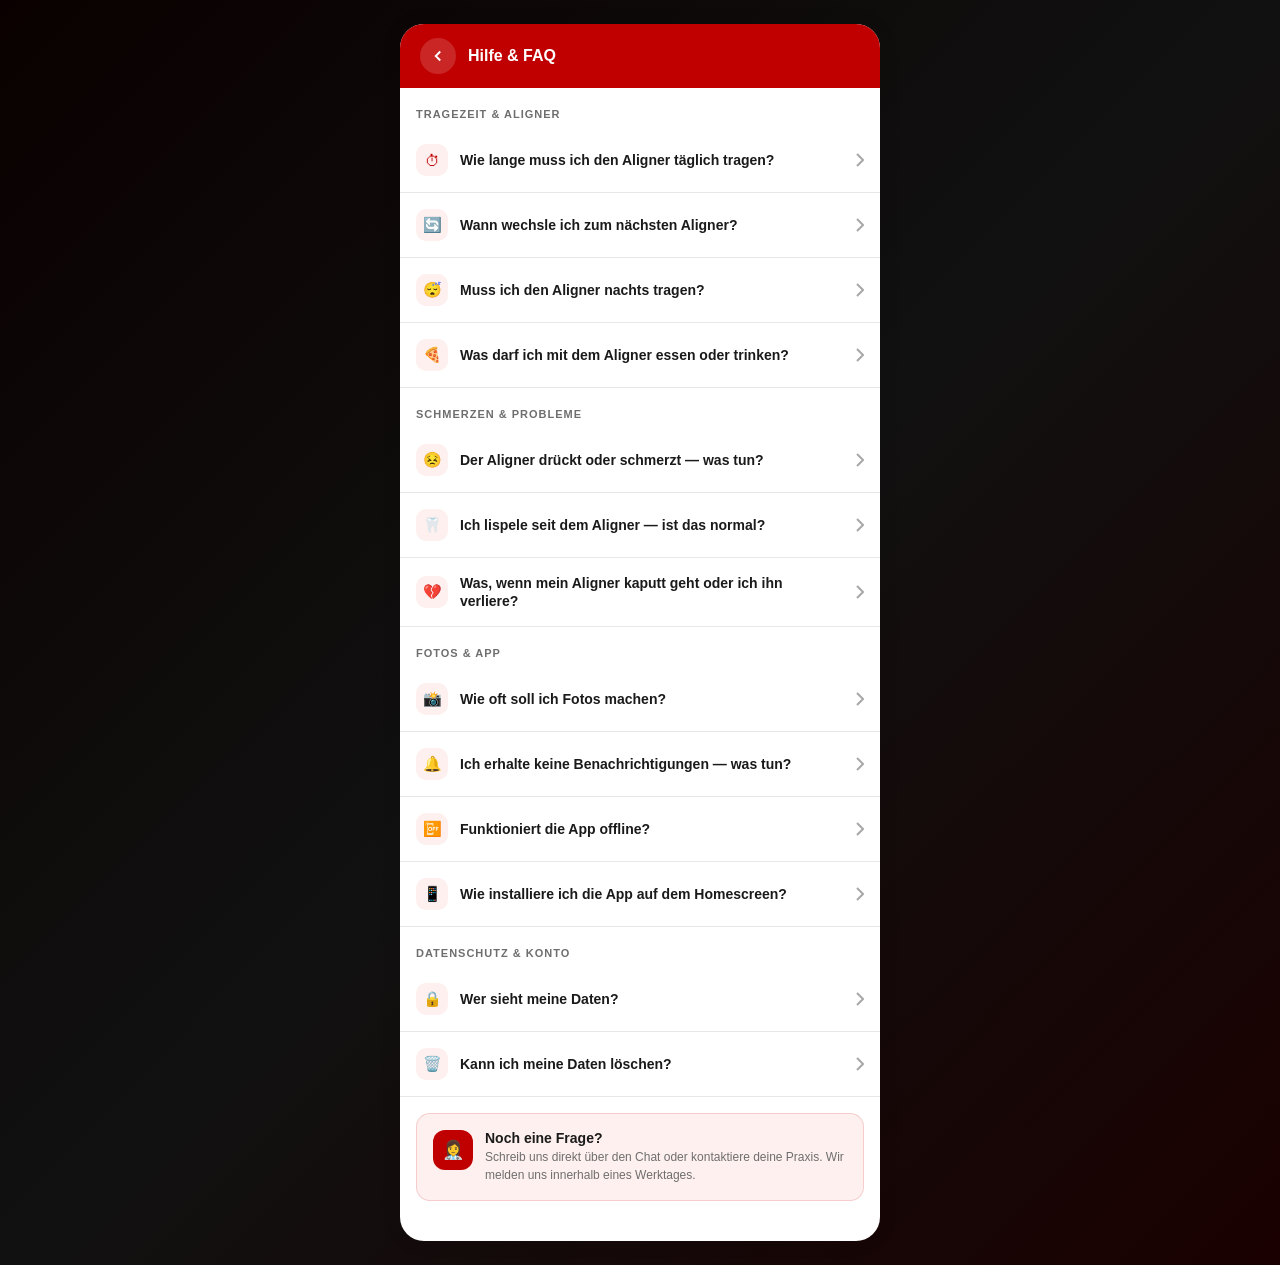
<file: help.html>
<!DOCTYPE html>
<html lang="de">
<head>
<meta charset="UTF-8">
<meta name="viewport" content="width=device-width, initial-scale=1.0, viewport-fit=cover, user-scalable=no">
<meta name="apple-mobile-web-app-capable" content="yes">
<meta name="apple-mobile-web-app-status-bar-style" content="black-translucent">
<meta name="theme-color" content="#C00000">
<title>VISIBAL — Hilfe & FAQ</title>
<link rel="manifest" href="manifest.json">
<link rel="stylesheet" href="app.css">
<style>
.page-header {
  background: var(--red);
  padding: max(14px, env(safe-area-inset-top)) 20px 14px;
  display: flex;
  align-items: center;
  gap: 12px;
  position: sticky;
  top: 0;
  z-index: 10;
  color: white;
}
.back-btn {
  width: 36px; height: 36px;
  background: rgba(255,255,255,.15);
  border: none; border-radius: 50%;
  color: white;
  display: flex; align-items: center; justify-content: center;
  cursor: pointer;
  flex-shrink: 0;
}
.back-btn:active { background: rgba(255,255,255,.3); transform: scale(.95); }
.page-title { font-size: 16px; font-weight: 700; flex: 1; }
.scroll-area { flex: 1; overflow-y: auto; padding: 0 0 max(24px, env(safe-area-inset-bottom)); }

.faq-section-header {
  padding: 20px 16px 8px;
  font-size: 11px;
  font-weight: 700;
  color: var(--grey);
  letter-spacing: 1px;
  text-transform: uppercase;
}
.faq-item {
  background: white;
  border-bottom: 1px solid var(--border);
  overflow: hidden;
}
.faq-item:first-of-type { border-top: 1px solid var(--border); }
.faq-q {
  width: 100%;
  background: none;
  border: none;
  padding: 16px;
  display: flex;
  align-items: center;
  gap: 12px;
  text-align: left;
  cursor: pointer;
  transition: background .12s;
}
.faq-q:active { background: var(--bg); }
.faq-q-icon {
  width: 32px; height: 32px;
  border-radius: 10px;
  background: var(--red-light);
  color: var(--red);
  display: flex; align-items: center; justify-content: center;
  font-size: 15px;
  flex-shrink: 0;
}
.faq-q-text {
  flex: 1;
  font-size: 14px;
  font-weight: 600;
  color: var(--text);
  line-height: 1.3;
}
.faq-chevron {
  color: var(--grey-light);
  transition: transform .2s;
  flex-shrink: 0;
}
.faq-item.open .faq-chevron { transform: rotate(90deg); }
.faq-a {
  display: none;
  padding: 0 16px 16px 60px;
  font-size: 13px;
  color: var(--grey);
  line-height: 1.6;
}
.faq-item.open .faq-a { display: block; }
.faq-a strong { color: var(--text); }
.faq-a ul { padding-left: 16px; margin-top: 6px; }
.faq-a ul li { margin-bottom: 4px; }

.contact-card {
  margin: 16px;
  background: var(--red-light);
  border: 1px solid rgba(192,0,0,.15);
  border-radius: 14px;
  padding: 16px;
  display: flex;
  gap: 12px;
  align-items: flex-start;
}
.contact-card-icon {
  width: 40px; height: 40px;
  background: var(--red);
  border-radius: 12px;
  display: flex; align-items: center; justify-content: center;
  font-size: 18px;
  flex-shrink: 0;
}
.contact-card-title { font-size: 14px; font-weight: 700; color: var(--text); margin-bottom: 2px; }
.contact-card-sub { font-size: 12px; color: var(--grey); line-height: 1.5; }
</style>
</head>
<body>
<div class="app">
  <div class="page-header">
    <button class="back-btn" onclick="history.back()">
      <svg width="18" height="18" viewBox="0 0 24 24" fill="none" stroke="currentColor" stroke-width="2.5"><path d="M15 18l-6-6 6-6"/></svg>
    </button>
    <div class="page-title" id="pageTitle">Hilfe & FAQ</div>
  </div>

  <div class="scroll-area">

    <!-- SECTION: Tragezeit -->
    <div class="faq-section-header" id="sec1">Tragezeit & Aligner</div>

    <div class="faq-item" onclick="toggle(this)">
      <button class="faq-q">
        <div class="faq-q-icon">⏱</div>
        <div class="faq-q-text" data-i18n-faq="q_wear_time">Wie lange muss ich den Aligner täglich tragen?</div>
        <svg class="faq-chevron" width="8" height="14" viewBox="0 0 8 14" fill="none"><path d="M1 1l6 6-6 6" stroke="currentColor" stroke-width="2"/></svg>
      </button>
      <div class="faq-a" data-i18n-faq="a_wear_time">
        <strong>Mindestens 22 Stunden pro Tag.</strong> Der Aligner darf nur zum Essen, Trinken (ausser Wasser) und Zähneputzen herausgenommen werden. Die App trackt deine Tragezeit automatisch.
      </div>
    </div>

    <div class="faq-item" onclick="toggle(this)">
      <button class="faq-q">
        <div class="faq-q-icon">🔄</div>
        <div class="faq-q-text" data-i18n-faq="q_change">Wann wechsle ich zum nächsten Aligner?</div>
        <svg class="faq-chevron" width="8" height="14" viewBox="0 0 8 14" fill="none"><path d="M1 1l6 6-6 6" stroke="currentColor" stroke-width="2"/></svg>
      </button>
      <div class="faq-a" data-i18n-faq="a_change">
        Den Wechsel bestimmt deine Praxis — wechsle den Aligner <strong>nur nach Absprache</strong>. Typisch ist alle 1–2 Wochen, je nach Behandlungsplan. Du bekommst eine Benachrichtigung.
      </div>
    </div>

    <div class="faq-item" onclick="toggle(this)">
      <button class="faq-q">
        <div class="faq-q-icon">😴</div>
        <div class="faq-q-text" data-i18n-faq="q_sleep">Muss ich den Aligner nachts tragen?</div>
        <svg class="faq-chevron" width="8" height="14" viewBox="0 0 8 14" fill="none"><path d="M1 1l6 6-6 6" stroke="currentColor" stroke-width="2"/></svg>
      </button>
      <div class="faq-a" data-i18n-faq="a_sleep">
        Ja. Gerade nachts (6–8 Stunden) ist das Tragen besonders effektiv. Entferne den Aligner <strong>nicht</strong> während du schläfst.
      </div>
    </div>

    <div class="faq-item" onclick="toggle(this)">
      <button class="faq-q">
        <div class="faq-q-icon">🍕</div>
        <div class="faq-q-text" data-i18n-faq="q_food">Was darf ich mit dem Aligner essen oder trinken?</div>
        <svg class="faq-chevron" width="8" height="14" viewBox="0 0 8 14" fill="none"><path d="M1 1l6 6-6 6" stroke="currentColor" stroke-width="2"/></svg>
      </button>
      <div class="faq-a" data-i18n-faq="a_food">
        Nimm den Aligner zum Essen und Trinken (ausser klarem Wasser) heraus. Heisse Getränke können den Kunststoff verformen — auch Kaffee und Tee nur ohne Aligner geniessen.
      </div>
    </div>

    <!-- SECTION: Schmerzen & Probleme -->
    <div class="faq-section-header" id="sec2">Schmerzen & Probleme</div>

    <div class="faq-item" onclick="toggle(this)">
      <button class="faq-q">
        <div class="faq-q-icon">😣</div>
        <div class="faq-q-text" data-i18n-faq="q_pain">Der Aligner drückt oder schmerzt — was tun?</div>
        <svg class="faq-chevron" width="8" height="14" viewBox="0 0 8 14" fill="none"><path d="M1 1l6 6-6 6" stroke="currentColor" stroke-width="2"/></svg>
      </button>
      <div class="faq-a" data-i18n-faq="a_pain">
        Ein leichter Druck in den ersten 2–3 Tagen nach einem Wechsel ist normal. <strong>Melde starke Schmerzen sofort über die App</strong> — deine Praxis sieht das und reagiert. Nicht auf eigene Faust Schmerzmittel einnehmen, ohne Rücksprache.
      </div>
    </div>

    <div class="faq-item" onclick="toggle(this)">
      <button class="faq-q">
        <div class="faq-q-icon">🦷</div>
        <div class="faq-q-text" data-i18n-faq="q_lisp">Ich lispele seit dem Aligner — ist das normal?</div>
        <svg class="faq-chevron" width="8" height="14" viewBox="0 0 8 14" fill="none"><path d="M1 1l6 6-6 6" stroke="currentColor" stroke-width="2"/></svg>
      </button>
      <div class="faq-a" data-i18n-faq="a_lisp">
        Ja, das ist normal und geht nach wenigen Tagen vorbei. Die Zunge braucht etwas Zeit, sich an den Aligner zu gewöhnen. Viel Sprechen hilft beim Eingewöhnen.
      </div>
    </div>

    <div class="faq-item" onclick="toggle(this)">
      <button class="faq-q">
        <div class="faq-q-icon">💔</div>
        <div class="faq-q-text" data-i18n-faq="q_broken">Was, wenn mein Aligner kaputt geht oder ich ihn verliere?</div>
        <svg class="faq-chevron" width="8" height="14" viewBox="0 0 8 14" fill="none"><path d="M1 1l6 6-6 6" stroke="currentColor" stroke-width="2"/></svg>
      </button>
      <div class="faq-a" data-i18n-faq="a_broken">
        <strong>Kontaktiere sofort deine Praxis.</strong> Wechsle in der Zwischenzeit zum vorherigen Aligner zurück, um den Fortschritt zu halten. Kaufe keinen Ersatz ohne Rücksprache.
      </div>
    </div>

    <!-- SECTION: Fotos & App -->
    <div class="faq-section-header" id="sec3">Fotos & App</div>

    <div class="faq-item" onclick="toggle(this)">
      <button class="faq-q">
        <div class="faq-q-icon">📸</div>
        <div class="faq-q-text" data-i18n-faq="q_photos">Wie oft soll ich Fotos machen?</div>
        <svg class="faq-chevron" width="8" height="14" viewBox="0 0 8 14" fill="none"><path d="M1 1l6 6-6 6" stroke="currentColor" stroke-width="2"/></svg>
      </button>
      <div class="faq-a" data-i18n-faq="a_photos">
        <strong>Alle 2 Wochen</strong>, immer bei gutem Licht. Du brauchst 3 Aufnahmen:
        <ul>
          <li>Von vorne (Frontalansicht)</li>
          <li>Von der Seite (Profilansicht)</li>
          <li>Von oben (Okklusalansicht, Mund auf)</li>
        </ul>
        Die App erinnert dich automatisch daran.
      </div>
    </div>

    <div class="faq-item" onclick="toggle(this)">
      <button class="faq-q">
        <div class="faq-q-icon">🔔</div>
        <div class="faq-q-text" data-i18n-faq="q_notif">Ich erhalte keine Benachrichtigungen — was tun?</div>
        <svg class="faq-chevron" width="8" height="14" viewBox="0 0 8 14" fill="none"><path d="M1 1l6 6-6 6" stroke="currentColor" stroke-width="2"/></svg>
      </button>
      <div class="faq-a" data-i18n-faq="a_notif">
        Gehe in den App-Einstellungen auf <strong>Benachrichtigungen</strong> und stelle sicher, dass sie aktiviert sind. Auf iOS: Einstellungen → VISIBAL → Benachrichtigungen erlauben.
      </div>
    </div>

    <div class="faq-item" onclick="toggle(this)">
      <button class="faq-q">
        <div class="faq-q-icon">📴</div>
        <div class="faq-q-text" data-i18n-faq="q_offline">Funktioniert die App offline?</div>
        <svg class="faq-chevron" width="8" height="14" viewBox="0 0 8 14" fill="none"><path d="M1 1l6 6-6 6" stroke="currentColor" stroke-width="2"/></svg>
      </button>
      <div class="faq-a" data-i18n-faq="a_offline">
        Ja — Tragezeit-Tracking, Schmerzmeldung und Fotos funktionieren auch ohne Internet. Der Chat und die Synchronisation mit der Praxis benötigen eine Verbindung.
      </div>
    </div>

    <div class="faq-item" onclick="toggle(this)">
      <button class="faq-q">
        <div class="faq-q-icon">📱</div>
        <div class="faq-q-text" data-i18n-faq="q_install">Wie installiere ich die App auf dem Homescreen?</div>
        <svg class="faq-chevron" width="8" height="14" viewBox="0 0 8 14" fill="none"><path d="M1 1l6 6-6 6" stroke="currentColor" stroke-width="2"/></svg>
      </button>
      <div class="faq-a" data-i18n-faq="a_install">
        <strong>iPhone:</strong> Safari → Teilen-Symbol → „Zum Home-Bildschirm" wählen.<br>
        <strong>Android:</strong> Chrome → Menü (⋮) → „App installieren" oder „Zum Startbildschirm hinzufügen".
      </div>
    </div>

    <!-- SECTION: Datenschutz & Konto -->
    <div class="faq-section-header" id="sec4">Datenschutz & Konto</div>

    <div class="faq-item" onclick="toggle(this)">
      <button class="faq-q">
        <div class="faq-q-icon">🔒</div>
        <div class="faq-q-text" data-i18n-faq="q_data">Wer sieht meine Daten?</div>
        <svg class="faq-chevron" width="8" height="14" viewBox="0 0 8 14" fill="none"><path d="M1 1l6 6-6 6" stroke="currentColor" stroke-width="2"/></svg>
      </button>
      <div class="faq-a" data-i18n-faq="a_data">
        Nur deine behandelnde Praxis hat Zugang zu deinen Behandlungsdaten. VISIBAL verkauft keine Daten weiter und gibt sie nicht an Dritte weiter. Weitere Infos findest du in der <a href="privacy.html" style="color:var(--red);font-weight:600;">Datenschutzerklärung</a>.
      </div>
    </div>

    <div class="faq-item" onclick="toggle(this)">
      <button class="faq-q">
        <div class="faq-q-icon">🗑️</div>
        <div class="faq-q-text" data-i18n-faq="q_delete">Kann ich meine Daten löschen?</div>
        <svg class="faq-chevron" width="8" height="14" viewBox="0 0 8 14" fill="none"><path d="M1 1l6 6-6 6" stroke="currentColor" stroke-width="2"/></svg>
      </button>
      <div class="faq-a" data-i18n-faq="a_delete">
        Ja. Du hast nach DSGVO Art. 17 das Recht auf Löschung. Kontaktiere dafür deine Praxis oder schreibe an <strong>datenschutz@nivellipso.ch</strong>. Lokale App-Daten kannst du über Profil → Demo zurücksetzen löschen.
      </div>
    </div>

    <!-- Contact card -->
    <div class="contact-card">
      <div class="contact-card-icon">👩‍⚕️</div>
      <div>
        <div class="contact-card-title" id="contactTitle">Noch eine Frage?</div>
        <div class="contact-card-sub" id="contactSub">Schreib uns direkt über den Chat oder kontaktiere deine Praxis. Wir melden uns innerhalb eines Werktages.</div>
      </div>
    </div>

  </div>
</div>

<script>
function toggle(el) {
  el.classList.toggle('open');
}

// Minimal i18n for this page
const LANG = localStorage.getItem('visibal_lang') || 'de';
document.documentElement.lang = LANG;

const T = {
  de: {
    title: 'Hilfe & FAQ',
    sec1: 'Tragezeit & Aligner',
    sec2: 'Schmerzen & Probleme',
    sec3: 'Fotos & App',
    sec4: 'Datenschutz & Konto',
    contactTitle: 'Noch eine Frage?',
    contactSub: 'Schreib uns direkt über den Chat oder kontaktiere deine Praxis. Wir melden uns innerhalb eines Werktages.',
  },
  en: {
    title: 'Help & FAQ',
    sec1: 'Wear time & Aligners',
    sec2: 'Pain & Issues',
    sec3: 'Photos & App',
    sec4: 'Privacy & Account',
    contactTitle: 'Still have a question?',
    contactSub: 'Message us via chat or contact your practice. We'll respond within one business day.',
  },
  fr: {
    title: 'Aide & FAQ',
    sec1: 'Temps de port & Aligneurs',
    sec2: 'Douleurs & Problèmes',
    sec3: 'Photos & Application',
    sec4: 'Confidentialité & Compte',
    contactTitle: 'Une autre question?',
    contactSub: 'Écrivez-nous via le chat ou contactez votre cabinet. Nous répondons dans un jour ouvrable.',
  },
  it: {
    title: 'Aiuto & FAQ',
    sec1: 'Tempo di utilizzo & Allineatori',
    sec2: 'Dolore & Problemi',
    sec3: 'Foto & App',
    sec4: 'Privacy & Account',
    contactTitle: 'Hai ancora domande?',
    contactSub: 'Scrivici tramite chat o contatta il tuo studio. Risponderemo entro un giorno lavorativo.',
  },
  ru: {
    title: 'Помощь & FAQ',
    sec1: 'Время ношения и элайнеры',
    sec2: 'Боль и проблемы',
    sec3: 'Фото и приложение',
    sec4: 'Конфиденциальность и аккаунт',
    contactTitle: 'Ещё вопросы?',
    contactSub: 'Напишите нам в чат или свяжитесь с вашей клиникой. Ответим в течение одного рабочего дня.',
  },
  es: {
    title: 'Ayuda & FAQ',
    sec1: 'Tiempo de uso y alineadores',
    sec2: 'Dolor y problemas',
    sec3: 'Fotos y app',
    sec4: 'Privacidad y cuenta',
    contactTitle: '¿Tienes otra pregunta?',
    contactSub: 'Escríbenos por el chat o contacta con tu clínica. Respondemos en un día hábil.',
  },
};

const t = T[LANG] || T.de;
document.getElementById('pageTitle').textContent = t.title;
document.title = 'VISIBAL — ' + t.title;
document.getElementById('sec1').textContent = t.sec1;
document.getElementById('sec2').textContent = t.sec2;
document.getElementById('sec3').textContent = t.sec3;
document.getElementById('sec4').textContent = t.sec4;
document.getElementById('contactTitle').textContent = t.contactTitle;
document.getElementById('contactSub').textContent = t.contactSub;
(function(){var h=document.querySelector('.page-header'),s=document.querySelector('.scroll-area'),lastY=0;if(!h||!s)return;s.addEventListener('scroll',function(){var y=s.scrollTop;if(y<=0){h.classList.remove('hdr-hide');lastY=0;return;}if(y<lastY-8){h.classList.remove('hdr-hide');}else if(y>lastY+5&&y>50){h.classList.add('hdr-hide');}lastY=y;},{passive:true});})();
</script>
</body>
</html>
</file>
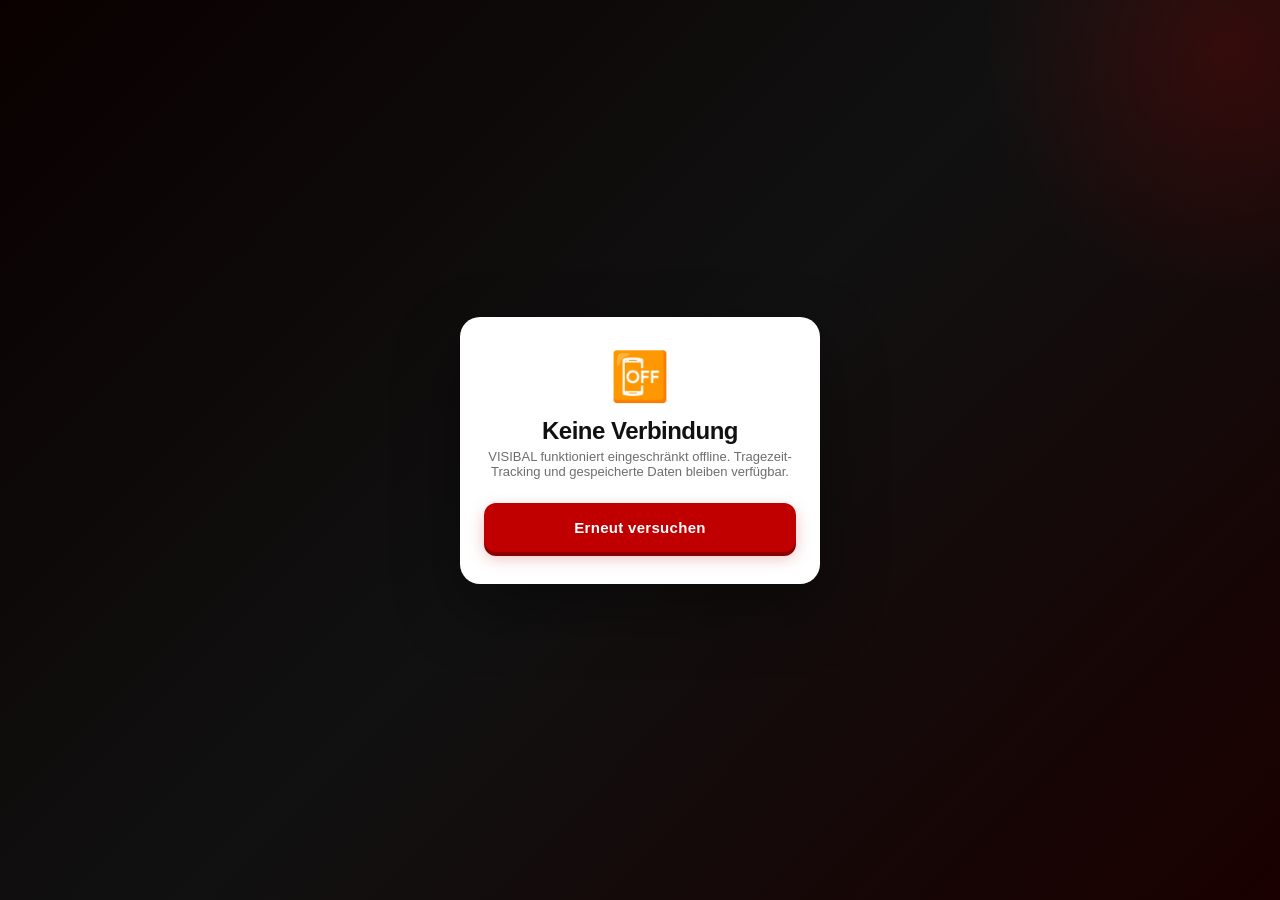
<file: offline.html>
<!DOCTYPE html>
<html lang="de"><head><meta charset="UTF-8"><meta name="viewport" content="width=device-width,initial-scale=1"><title>Offline</title><link rel="stylesheet" href="app.css"></head>
<body><div class="login-screen"><div class="login-card"><div style="font-size:48px;margin-bottom:12px;">📴</div><div class="login-title">Keine Verbindung</div><div class="login-sub">VISIBAL funktioniert eingeschränkt offline. Tragezeit-Tracking und gespeicherte Daten bleiben verfügbar.</div><button class="action-btn full-row" onclick="location.reload()" style="margin:0;">Erneut versuchen</button></div></div></body></html>
</file>
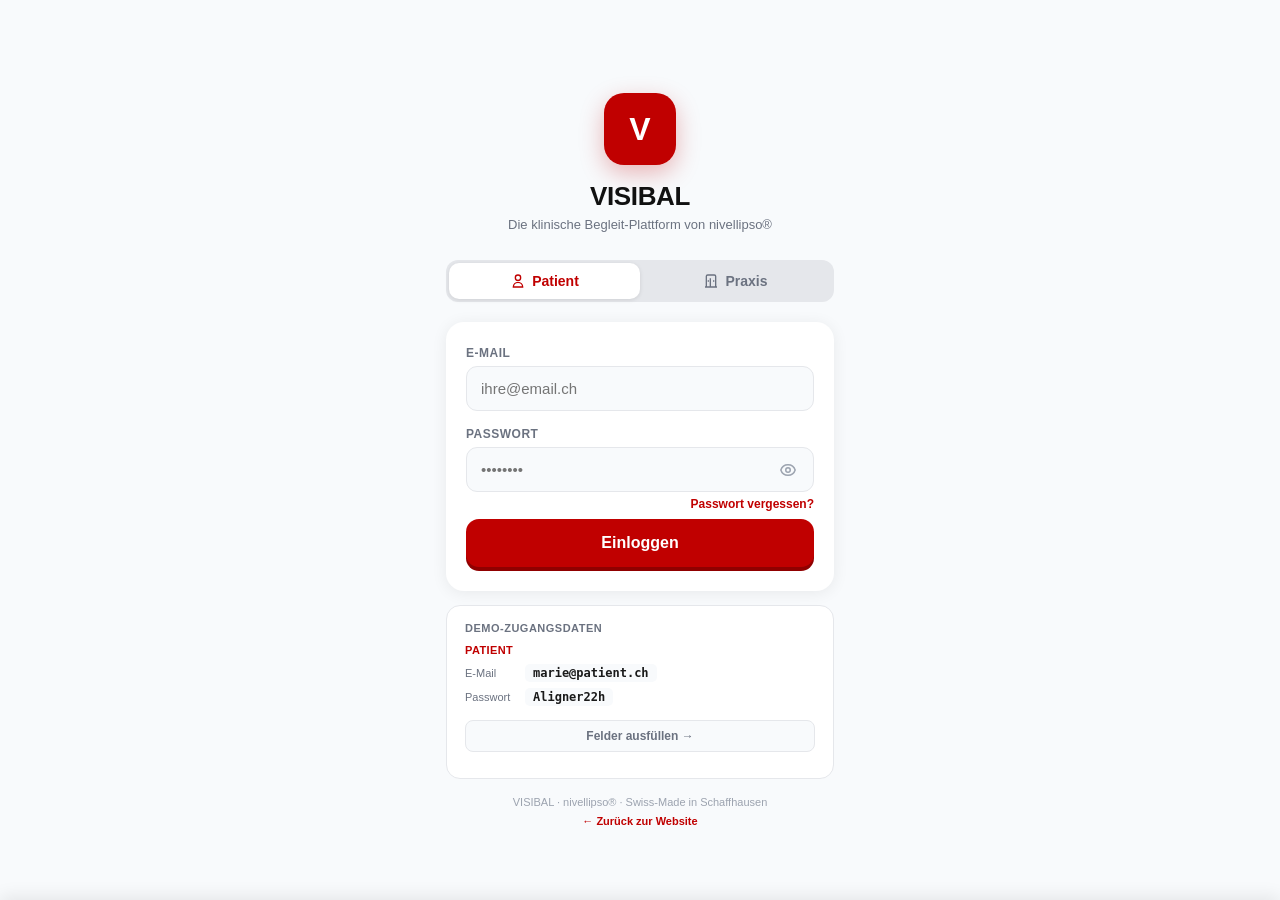
<file: patient.html>
<!DOCTYPE html>
<html lang="de">
<head>
<meta charset="UTF-8">
<meta name="viewport" content="width=device-width, initial-scale=1.0, viewport-fit=cover, user-scalable=no">
<meta name="apple-mobile-web-app-capable" content="yes">
<meta name="apple-mobile-web-app-status-bar-style" content="black-translucent">
<meta name="theme-color" content="#C00000">
<title>VISIBAL — Patient</title>
<link rel="manifest" href="manifest.json">
<link rel="stylesheet" href="app.css">
<style>
/* ── LANGUAGE MODAL ── */
.lang-overlay{position:fixed;inset:0;background:rgba(0,0,0,.45);z-index:2000;display:none;align-items:flex-end;animation:fadeUp .2s ease;}
.lang-overlay.show{display:flex;}
.lang-sheet{background:white;width:100%;border-radius:20px 20px 0 0;padding-bottom:max(16px, env(safe-area-inset-bottom));overflow:hidden;}
.lang-sheet-handle{width:40px;height:4px;background:var(--border);border-radius:2px;margin:12px auto 0;}
.lang-sheet-title{padding:14px 20px 12px;font-size:13px;font-weight:700;color:var(--grey);letter-spacing:1.2px;text-transform:uppercase;border-bottom:1px solid var(--border);}
.lang-opt{width:100%;background:none;border:none;padding:15px 20px;display:flex;align-items:center;gap:14px;text-align:left;border-bottom:1px solid var(--border);transition:background .12s;}
.lang-opt:last-child{border-bottom:none;}
.lang-opt:active{background:var(--bg);}
.lang-flag{font-size:22px;flex-shrink:0;}
.lang-label{flex:1;font-size:15px;font-weight:600;color:var(--text);}
.lang-check{color:var(--red);font-weight:700;font-size:16px;opacity:0;transition:opacity .15s;}
.lang-check.visible{opacity:1;}
/* ── TOAST ── */
.toast-container{position:fixed;bottom:calc(72px + env(safe-area-inset-bottom));left:50%;transform:translateX(-50%);z-index:3000;display:flex;flex-direction:column;align-items:center;gap:8px;pointer-events:none;}
.toast{background:rgba(26,26,26,.92);color:white;padding:10px 20px;border-radius:20px;font-size:13px;font-weight:500;white-space:nowrap;}
.toast.ok{background:rgba(0,140,60,.92);}
.toast.err{background:rgba(192,0,0,.92);}
/* ── ONBOARDING ── */
.onboard-overlay{position:fixed;inset:0;background:white;z-index:9999;display:none;flex-direction:column;align-items:center;justify-content:center;padding:32px 24px;}
.onboard-logo{width:72px;height:72px;background:var(--red);color:white;border-radius:20px;display:flex;align-items:center;justify-content:center;font-size:32px;font-weight:800;margin:0 auto 20px;}
.onboard-title{font-size:22px;font-weight:800;color:var(--black);text-align:center;margin-bottom:10px;}
.onboard-sub{font-size:14px;color:var(--grey);text-align:center;line-height:1.6;margin-bottom:24px;max-width:300px;}
.onboard-step{display:none;flex-direction:column;align-items:center;width:100%;max-width:320px;}
.onboard-step.active{display:flex;}
.onboard-features{list-style:none;text-align:left;margin-bottom:28px;width:100%;}
.onboard-features li{padding:9px 0;font-size:14px;color:var(--text);border-bottom:1px solid var(--border);}
.onboard-features li:last-child{border-bottom:none;}
.onboard-perm-ico{font-size:56px;margin-bottom:20px;}
.onboard-btn{width:100%;padding:16px;background:var(--red);color:white;border:none;border-radius:14px;font-size:16px;font-weight:700;cursor:pointer;margin-bottom:10px;box-shadow:0 4px 0 var(--red-dark);}
.onboard-btn-skip{background:none;border:none;color:var(--grey);font-size:14px;cursor:pointer;padding:8px;}
.onboard-dots{display:flex;gap:6px;margin-top:32px;}
.onboard-dot{width:8px;height:8px;border-radius:50%;background:var(--border);transition:background .2s;}
.onboard-dot.active{background:var(--red);}
/* ── CONFIRM SHEET ── */
.confirm-overlay{position:fixed;inset:0;background:rgba(0,0,0,.45);z-index:2100;display:none;align-items:flex-end;}
.confirm-overlay.show{display:flex;}
.confirm-sheet{background:white;width:100%;border-radius:20px 20px 0 0;padding:24px 20px max(24px,env(safe-area-inset-bottom));}
.confirm-title{font-size:17px;font-weight:700;color:var(--text);text-align:center;margin-bottom:6px;}
.confirm-sub{font-size:13px;color:var(--grey);text-align:center;margin-bottom:22px;}
.confirm-btns{display:flex;flex-direction:column;gap:10px;}
.confirm-btn{width:100%;padding:14px;border:none;border-radius:12px;font-size:15px;font-weight:600;cursor:pointer;}
.confirm-btn.primary{background:var(--red);color:white;}
.confirm-btn.secondary{background:var(--bg);color:var(--text);}
/* ── NOTIFICATION PANEL ── */
.notif-overlay{position:fixed;inset:0;background:rgba(0,0,0,.3);z-index:2100;display:none;flex-direction:column;}
.notif-overlay.show{display:flex;}
.notif-panel{background:white;width:100%;border-radius:0 0 20px 20px;max-height:60vh;overflow-y:auto;transform:translateY(-100%);transition:transform .25s ease;}
.notif-overlay.show .notif-panel{transform:translateY(0);}
.notif-head{display:flex;justify-content:space-between;align-items:center;padding:16px 20px 14px;border-bottom:1px solid var(--border);}
.notif-head-title{font-size:14px;font-weight:700;color:var(--text);}
.notif-close-btn{background:none;border:none;font-size:22px;line-height:1;color:var(--grey);cursor:pointer;padding:0;}
.notif-item{padding:14px 20px;border-bottom:1px solid var(--border);display:flex;gap:12px;align-items:flex-start;}
.notif-item:last-child{border-bottom:none;}
.notif-dot{width:8px;height:8px;border-radius:50%;background:var(--red);flex-shrink:0;margin-top:5px;}
.notif-body strong{display:block;font-size:13px;font-weight:600;color:var(--text);margin-bottom:2px;}
.notif-body span{font-size:11px;color:var(--grey);}
/* ── TIMER ANIMATION ── */
#timerCircle{transition:stroke-dashoffset 1.2s cubic-bezier(.4,0,.2,1),stroke .4s;}
#timerCircle.goal-reached{stroke:#2d8a4e;}
/* ── CHAT ERROR ── */
.chat-msg.error{background:#fff0f0;border-left:3px solid var(--red);color:#b00000;padding-left:12px;}
/* ── NOTIFICATION BADGE ── */
.app-top-btn{position:relative;}
.notif-badge{position:absolute;top:-3px;right:-3px;background:var(--red);color:white;font-size:9px;font-weight:700;min-width:16px;height:16px;border-radius:8px;display:flex;align-items:center;justify-content:center;border:2px solid white;pointer-events:none;line-height:1;}
/* ── PAIN REPORT ── */
.pain-card{padding:16px 14px;}
.pain-row{display:flex;justify-content:space-between;gap:4px;margin-bottom:8px;}
.pain-btn{flex:1;background:var(--bg);border:2px solid var(--border);border-radius:12px;padding:10px 4px;display:flex;flex-direction:column;align-items:center;gap:4px;font-size:22px;cursor:pointer;transition:all .15s;line-height:1;}
.pain-btn span{font-size:10px;font-weight:700;color:var(--grey);}
.pain-btn.active{border-color:var(--red);background:var(--red-light);}
.pain-btn.active span{color:var(--red);}
.pain-labels{display:flex;justify-content:space-between;font-size:10px;color:var(--grey-light);margin-bottom:10px;padding:0 4px;}
.pain-status{font-size:12px;color:var(--grey);text-align:center;padding-top:10px;border-top:1px solid var(--border);}
.pain-status.alert{color:var(--red);font-weight:600;}
/* ── CONSENT STEP ── */
.consent-box{background:var(--bg);border:1px solid var(--border);border-radius:10px;padding:14px;font-size:12px;color:var(--grey);line-height:1.6;max-height:120px;overflow-y:auto;margin-bottom:16px;text-align:left;width:100%;}
.consent-check-row{display:flex;align-items:flex-start;gap:10px;text-align:left;margin-bottom:20px;width:100%;}
.consent-check-row input[type=checkbox]{width:20px;height:20px;flex-shrink:0;margin-top:1px;cursor:pointer;accent-color:var(--red);}
.consent-check-row label{font-size:13px;color:var(--text);cursor:pointer;line-height:1.5;}
</style>
</head>
<body>

<div class="app">

  <!-- TOP BAR -->
  <header class="app-top">
    <div class="app-top-brand">
      <div class="app-top-logo">V</div>
      <div class="app-top-name">VISIBAL</div>
    </div>
    <div class="app-top-actions">
      <button class="app-top-btn" onclick="showNotifications()" id="notifBtn">
        <svg viewBox="0 0 24 24" fill="none" stroke="currentColor" stroke-width="2"><path d="M15 17h5l-1.405-1.405A2.032 2.032 0 0118 14.158V11a6.002 6.002 0 00-4-5.659V5a2 2 0 10-4 0v.341C7.67 6.165 6 8.388 6 11v3.159c0 .538-.214 1.055-.595 1.436L4 17h5m6 0v1a3 3 0 11-6 0v-1m6 0H9"/></svg>
        <span class="notif-badge" id="notifBadge">1</span>
      </button>
      <button class="app-top-btn" onclick="logout()">
        <svg viewBox="0 0 24 24" fill="none" stroke="currentColor" stroke-width="2"><path d="M17 16l4-4m0 0l-4-4m4 4H7m6 4v1a3 3 0 01-3 3H6a3 3 0 01-3-3V7a3 3 0 013-3h4a3 3 0 013 3v1"/></svg>
      </button>
    </div>
  </header>

  <!-- CONTENT -->
  <div class="app-content">

    <!-- VIEW: HOME -->
    <div class="view active" id="view-home">
      <div class="greeting">
        <div class="greeting-time" id="greetingTime">Guten Tag</div>
        <div class="greeting-name" id="greetingName">👋</div>
      </div>

      <!-- Progress Hero -->
      <div class="progress-hero">
        <div class="progress-phase-tag" id="progressPhaseTag">SOFT PHASE</div>
        <div class="progress-step" id="progressStep" data-i18n="stage_label">Stufe 1 von 8</div>
        <div class="progress-substep" id="progressSubstep" data-i18n="stage_sub">Three-Aligner · Dual Arch · Tag 1 dieser Stufe</div>
        <div class="progress-bar"><div class="progress-fill" id="progressFill" style="width:12%;"></div></div>
        <div class="progress-labels">
          <span data-i18n="soft_label">SOFT</span>
          <span data-i18n="pct_done" id="progressPct">12% abgeschlossen</span>
          <span data-i18n="intense_label">INTENSE</span>
        </div>
      </div>

      <!-- Reminder -->
      <div class="reminder-card ok">
        <div class="reminder-ico"><svg viewBox="0 0 24 24" fill="none" stroke="currentColor" stroke-width="2"><path d="M5 13l4 4L19 7"/></svg></div>
        <div class="reminder-text">
          <strong data-i18n="reminder_title">Heute: 21h 40min Tragezeit</strong>
          <span data-i18n="reminder_sub">Ziel fast erreicht — bleiben Sie dran!</span>
        </div>
      </div>

      <!-- Quick Stats -->
      <div class="quick-stats">
        <div class="stat-mini">
          <div class="stat-mini-n" id="statDaysInStage">1<em>d</em></div>
          <div class="stat-mini-l" data-i18n="stat_in_stage">In Stufe 1</div>
        </div>
        <div class="stat-mini">
          <div class="stat-mini-n">—</div>
          <div class="stat-mini-l" data-i18n="stat_to_phase">Bis Phase 3</div>
        </div>
        <div class="stat-mini">
          <div class="stat-mini-n" id="statCompliance">0<em>%</em></div>
          <div class="stat-mini-l" data-i18n="compliance">Compliance</div>
        </div>
      </div>

      <!-- Next Steps -->
      <div class="sec-label" data-i18n="today">Heute</div>
      <div class="card">
        <div style="display:flex;align-items:center;gap:12px;">
          <div style="width:40px;height:40px;background:var(--red-light);border-radius:10px;display:flex;align-items:center;justify-content:center;flex-shrink:0;">
            <svg viewBox="0 0 24 24" fill="none" stroke="var(--red)" stroke-width="2" width="20" height="20"><path d="M3 9a2 2 0 012-2h.93a2 2 0 001.664-.89l.812-1.22A2 2 0 0110.07 4h3.86a2 2 0 011.664.89l.812 1.22A2 2 0 0018.07 7H19a2 2 0 012 2v9a2 2 0 01-2 2H5a2 2 0 01-2-2V9z"/></svg>
          </div>
          <div style="flex:1;">
            <div style="font-size:14px;font-weight:700;color:var(--black);" data-i18n="photo_due">Foto-Dokumentation fällig</div>
            <div style="font-size:12px;color:var(--grey);margin-top:2px;" data-i18n="photo_due_sub">Frontal, lateral, okklusal</div>
          </div>
          <button class="action-btn" style="width:auto;padding:8px 14px;font-size:12px;margin:0;" onclick="switchView('photos')" data-i18n="now_btn">Jetzt</button>
        </div>
      </div>
      <div class="card">
        <div style="display:flex;align-items:center;gap:12px;">
          <div style="width:40px;height:40px;background:var(--ok-light);border-radius:10px;display:flex;align-items:center;justify-content:center;flex-shrink:0;">
            <svg viewBox="0 0 24 24" fill="none" stroke="var(--ok)" stroke-width="2" width="20" height="20"><path d="M5 13l4 4L19 7"/></svg>
          </div>
          <div style="flex:1;">
            <div style="font-size:14px;font-weight:700;color:var(--black);" data-i18n="wear_logged">Tragezeit erfasst</div>
            <div style="font-size:12px;color:var(--grey);margin-top:2px;" data-i18n="wear_logged_sub">Heute: 21h 40min · Gestern: 22h 12min</div>
          </div>
        </div>
      </div>

      <!-- Coming up -->
      <div class="sec-label" style="margin-top:24px;" data-i18n="upcoming">Demnächst</div>
      <div class="card">
        <div class="card-title" data-i18n="next_stage">Nächster Stufenwechsel</div>
        <div class="card-sub" id="nextStageSub" data-i18n="next_stage_sub">in 21 Tagen · Stufe 2 startet automatisch</div>
        <div style="display:flex;gap:8px;align-items:center;font-size:12px;color:var(--grey);">
          <svg viewBox="0 0 24 24" fill="none" stroke="currentColor" stroke-width="2" width="14" height="14"><path d="M12 8v4l3 3m6-3a9 9 0 11-18 0 9 9 0 0118 0z"/></svg>
          <span id="nextStageDate">—</span>
        </div>
      </div>
    </div>

    <!-- VIEW: TRACKING -->
    <div class="view" id="view-tracking">
      <div class="greeting">
        <div class="greeting-time" data-i18n="tracker_title">22h Tracker</div>
        <div class="greeting-name" data-i18n="tracker_sub">Heutige Tragezeit</div>
      </div>

      <!-- Timer Ring -->
      <div class="timer-card">
        <div class="timer-label" id="trackerDate">Heute</div>
        <div class="timer-ring">
          <svg viewBox="0 0 200 200">
            <circle class="timer-bg" cx="100" cy="100" r="85"/>
            <circle class="timer-fg" cx="100" cy="100" r="85" stroke-dasharray="534.07" stroke-dashoffset="79.2" id="timerCircle"/>
          </svg>
          <div class="timer-text">
            <div class="timer-hours" id="timerHours">21:40</div>
            <div class="timer-unit" data-i18n="of_22h">von 22h</div>
            <div class="timer-of" data-i18n="hours_min">Stunden:Minuten</div>
          </div>
        </div>
        <div class="timer-status ok" data-i18n="timer_status">✓ 20 Minuten bis Tagesziel</div>
        <button class="action-btn full-row" onclick="logWear()">
          <svg viewBox="0 0 24 24" fill="none" stroke="currentColor" stroke-width="2"><path d="M12 4v16m8-8H4"/></svg>
          <span data-i18n="log_wear">+ Schiene drin</span>
        </button>
        <button class="action-btn outline full-row" onclick="logRemove()" style="margin-top:8px;">
          <svg viewBox="0 0 24 24" fill="none" stroke="currentColor" stroke-width="2"><path d="M20 12H4"/></svg>
          <span data-i18n="aligner_removed">− Schiene raus (Pause)</span>
        </button>
      </div>

      <!-- Pain Report -->
      <div class="sec-label" style="margin-top:24px;" data-i18n="pain_label">Zwickt's wo?</div>
      <div style="font-size:12px;color:var(--grey);margin:-8px 0 10px;padding:0 4px;" data-i18n="pain_sub">Sag uns, wenn was drückt. Deine Praxis sieht das sofort.</div>
      <div class="card pain-card">
        <div class="pain-row">
          <button class="pain-btn" onclick="logPain(1)">😊<span>1</span></button>
          <button class="pain-btn" onclick="logPain(2)">😐<span>2</span></button>
          <button class="pain-btn" onclick="logPain(3)">😕<span>3</span></button>
          <button class="pain-btn" onclick="logPain(4)">😬<span>4</span></button>
          <button class="pain-btn" onclick="logPain(5)">😣<span>5</span></button>
        </div>
        <div class="pain-labels"><span data-i18n="pain_none">Kein Schmerz</span><span data-i18n="pain_severe">Stark</span></div>
        <div class="pain-status" id="painStatus" data-i18n="pain_none_today">Kein Schmerz heute gemeldet</div>
      </div>

      <!-- Week overview -->
      <div class="sec-label" data-i18n="last7">Letzte 7 Tage</div>
      <div class="card">
        <div style="display:flex;gap:6px;align-items:flex-end;height:80px;margin-bottom:10px;">
          <div style="flex:1;text-align:center;"><div style="background:var(--red);height:78%;border-radius:4px 4px 0 0;margin-bottom:4px;"></div><div style="font-size:9px;color:var(--grey);" data-i18n="day_mo">Mo</div></div>
          <div style="flex:1;text-align:center;"><div style="background:var(--red);height:88%;border-radius:4px 4px 0 0;margin-bottom:4px;"></div><div style="font-size:9px;color:var(--grey);" data-i18n="day_tu">Di</div></div>
          <div style="flex:1;text-align:center;"><div style="background:var(--warn);height:65%;border-radius:4px 4px 0 0;margin-bottom:4px;"></div><div style="font-size:9px;color:var(--grey);" data-i18n="day_we">Mi</div></div>
          <div style="flex:1;text-align:center;"><div style="background:var(--red);height:92%;border-radius:4px 4px 0 0;margin-bottom:4px;"></div><div style="font-size:9px;color:var(--grey);" data-i18n="day_th">Do</div></div>
          <div style="flex:1;text-align:center;"><div style="background:var(--red);height:90%;border-radius:4px 4px 0 0;margin-bottom:4px;"></div><div style="font-size:9px;color:var(--grey);" data-i18n="day_fr">Fr</div></div>
          <div style="flex:1;text-align:center;"><div style="background:var(--red);height:96%;border-radius:4px 4px 0 0;margin-bottom:4px;"></div><div style="font-size:9px;color:var(--grey);" data-i18n="day_sa">Sa</div></div>
          <div style="flex:1;text-align:center;"><div style="background:var(--red);height:88%;border-radius:4px 4px 0 0;margin-bottom:4px;"></div><div style="font-size:9px;color:var(--grey);font-weight:700;" data-i18n="day_today">Heute</div></div>
        </div>
        <div style="display:flex;justify-content:space-between;font-size:11px;color:var(--grey);">
          <span data-i18n="avg_wear">Ø 21h 28min</span>
          <span style="color:var(--ok);font-weight:700;" data-i18n="compliance_pct">94% Compliance</span>
        </div>
      </div>
      <button class="action-btn outline full-row" onclick="printWearReport()" style="margin-top:4px;">
        <svg viewBox="0 0 24 24" fill="none" stroke="currentColor" stroke-width="2"><path d="M17 17h2a2 2 0 002-2v-4a2 2 0 00-2-2H5a2 2 0 00-2 2v4a2 2 0 002 2h2m2 4h6a2 2 0 002-2v-4a2 2 0 00-2-2H9a2 2 0 00-2 2v4a2 2 0 002 2zm8-12V5a2 2 0 00-2-2H9a2 2 0 00-2 2v4h10z"/></svg>
        <span data-i18n="print_btn">Bericht drucken / PDF</span>
      </button>

      <!-- Reminder Settings -->
      <div class="sec-label" style="margin-top:24px;" data-i18n="reminders">Erinnerungen</div>
      <div class="list-section">
        <div class="list-row">
          <div class="list-row-ico"><svg viewBox="0 0 24 24" fill="none" stroke="currentColor" stroke-width="2"><path d="M15 17h5l-1.405-1.405A2.032 2.032 0 0118 14.158V11a6.002 6.002 0 00-4-5.659V5a2 2 0 10-4 0v.341C7.67 6.165 6 8.388 6 11v3.159c0 .538-.214 1.055-.595 1.436L4 17h5"/></svg></div>
          <div class="list-row-text">
            <div class="list-row-title" data-i18n="wear_reminder">Tragezeit-Erinnerung</div>
            <div class="list-row-sub" data-i18n="wear_reminder_sub">Bei Aligner-Entnahme >2h</div>
          </div>
          <label class="switch"><input type="checkbox" checked><span class="switch-slider"></span></label>
        </div>
        <div class="list-row">
          <div class="list-row-ico"><svg viewBox="0 0 24 24" fill="none" stroke="currentColor" stroke-width="2"><path d="M12 8v4l3 3m6-3a9 9 0 11-18 0 9 9 0 0118 0z"/></svg></div>
          <div class="list-row-text">
            <div class="list-row-title" data-i18n="stage_reminder">Stufenwechsel-Reminder</div>
            <div class="list-row-sub" data-i18n="stage_reminder_sub">24h vor dem Wechsel</div>
          </div>
          <label class="switch"><input type="checkbox" checked><span class="switch-slider"></span></label>
        </div>
        <div class="list-row">
          <div class="list-row-ico"><svg viewBox="0 0 24 24" fill="none" stroke="currentColor" stroke-width="2"><path d="M3 9a2 2 0 012-2h.93a2 2 0 001.664-.89l.812-1.22A2 2 0 0110.07 4h3.86a2 2 0 011.664.89l.812 1.22A2 2 0 0018.07 7H19a2 2 0 012 2v9a2 2 0 01-2 2H5a2 2 0 01-2-2V9z"/></svg></div>
          <div class="list-row-text">
            <div class="list-row-title" data-i18n="photo_reminder">Foto-Erinnerung</div>
            <div class="list-row-sub" data-i18n="photo_reminder_sub">Wöchentlich · Sonntag 19:00</div>
          </div>
          <label class="switch"><input type="checkbox" checked><span class="switch-slider"></span></label>
        </div>
      </div>
    </div>

    <!-- VIEW: CHAT -->
    <div class="view" id="view-chat">
      <div class="greeting">
        <div class="greeting-time" data-i18n="chat_title">Online-Assistent</div>
        <div class="greeting-name" data-i18n="chat_sub">Fragen Sie alles</div>
      </div>

      <div class="chat-messages" id="chatMessages">
        <div class="chat-msg bot" data-i18n="chat_greeting">Hallo Marie! 👋 Ich beantworte Ihre Fragen zur Behandlung — Schmerzen, Tragezeit, Essen, alles. In der REGULAR-Phase sind kleine Druckgefühle normal und gewünscht.</div>
      </div>

      <div class="chat-suggestions" id="chatSuggestions">
        <button class="chat-sugg-btn" onclick="quickAsk(this.textContent)" data-i18n="sugg1">Schiene drückt — normal?</button>
        <button class="chat-sugg-btn" onclick="quickAsk(this.textContent)" data-i18n="sugg2">Was darf ich essen?</button>
        <button class="chat-sugg-btn" onclick="quickAsk(this.textContent)" data-i18n="sugg3">Stufenwechsel: wann?</button>
        <button class="chat-sugg-btn" onclick="quickAsk(this.textContent)" data-i18n="sugg4">Schmerzen lindern</button>
      </div>
    </div>
    <div class="chat-input-area" id="chatInputArea" style="display:none;">
      <input class="chat-input-field" id="chatInput" placeholder="Frage eingeben..." onkeypress="if(event.key==='Enter')sendMessage()">
      <button class="chat-send-btn" onclick="sendMessage()"><svg viewBox="0 0 24 24" fill="none" stroke="currentColor" stroke-width="2"><path d="M22 2L11 13M22 2l-7 20-4-9-9-4 20-7z"/></svg></button>
    </div>

    <!-- hidden camera input -->
    <input type="file" id="photoInput" accept="image/*" style="display:none;" onchange="onPhotoSelected(this)">

    <!-- VIEW: PHOTOS -->
    <div class="view" id="view-photos">
      <div class="greeting">
        <div class="greeting-time" data-i18n="photos_title">Foto-Dokumentation</div>
        <div class="greeting-name" data-i18n="photos_sub">Sieh, wie dein Lächeln wächst</div>
      </div>

      <!-- Photo Actions -->
      <div class="sec-label" data-i18n="new_photo">Neue Aufnahme</div>
      <div style="font-size:12px;color:var(--grey);margin:-8px 0 10px;padding:0 4px;" data-i18n="photos_rule">Drei Fotos. Drei Klicks.</div>
      <div class="photo-actions">
        <button class="photo-action-btn" onclick="takePhoto('frontal')">
          <div class="photo-action-ico"><svg viewBox="0 0 24 24" fill="none" stroke="currentColor" stroke-width="2"><path d="M3 9a2 2 0 012-2h.93a2 2 0 001.664-.89l.812-1.22A2 2 0 0110.07 4h3.86a2 2 0 011.664.89l.812 1.22A2 2 0 0018.07 7H19a2 2 0 012 2v9a2 2 0 01-2 2H5a2 2 0 01-2-2V9z"/><circle cx="12" cy="13" r="3"/></svg></div>
          <div class="photo-action-label" data-i18n="frontal">Von vorne</div>
          <div class="photo-action-sub" data-i18n="frontal_sub">Lächel rein.</div>
        </button>
        <button class="photo-action-btn" onclick="takePhoto('lateral')">
          <div class="photo-action-ico"><svg viewBox="0 0 24 24" fill="none" stroke="currentColor" stroke-width="2"><path d="M3 9a2 2 0 012-2h.93a2 2 0 001.664-.89l.812-1.22A2 2 0 0110.07 4h3.86a2 2 0 011.664.89l.812 1.22A2 2 0 0018.07 7H19a2 2 0 012 2v9a2 2 0 01-2 2H5a2 2 0 01-2-2V9z"/><circle cx="12" cy="13" r="3"/></svg></div>
          <div class="photo-action-label" data-i18n="lateral">Von der Seite</div>
          <div class="photo-action-sub" data-i18n="lateral_sub">Kopf zur Seite</div>
        </button>
        <button class="photo-action-btn" onclick="takePhoto('occlusal')" style="grid-column:1/-1;flex-direction:row;justify-content:flex-start;gap:14px;text-align:left;padding:16px 20px;">
          <div class="photo-action-ico" style="flex-shrink:0;"><svg viewBox="0 0 24 24" fill="none" stroke="currentColor" stroke-width="2"><path d="M3 9a2 2 0 012-2h.93a2 2 0 001.664-.89l.812-1.22A2 2 0 0110.07 4h3.86a2 2 0 011.664.89l.812 1.22A2 2 0 0018.07 7H19a2 2 0 012 2v9a2 2 0 01-2 2H5a2 2 0 01-2-2V9z"/><circle cx="12" cy="13" r="3"/></svg></div>
          <div>
            <div class="photo-action-label" data-i18n="occlusal">Von oben (Mund auf)</div>
            <div class="photo-action-sub" data-i18n="occlusal_sub">Mund weit öffnen</div>
          </div>
        </button>
      </div>

      <!-- Timeline -->
      <div class="sec-label" data-i18n="timeline">Dein Weg bisher</div>
      <div style="display:grid;grid-template-columns:repeat(2,1fr);gap:10px;margin-bottom:14px;">
        <div style="background:white;border:1px solid var(--border);border-radius:10px;padding:10px;">
          <div style="aspect-ratio:1;background:linear-gradient(135deg,#fceaea,#fcf0f0);border-radius:6px;margin-bottom:8px;display:flex;align-items:center;justify-content:center;font-size:32px;">😬</div>
          <div style="font-size:11px;font-weight:700;color:var(--black);">Stufe 1 · 14.03</div>
          <div style="font-size:10px;color:var(--grey);" data-i18n="start_photo">Startaufnahme</div>
        </div>
        <div style="background:white;border:1px solid var(--border);border-radius:10px;padding:10px;border-top:3px solid var(--red);">
          <div id="currentPhotoThumb" style="aspect-ratio:1;background:linear-gradient(135deg,#fcf0f0,#fff5f5);border-radius:6px;margin-bottom:8px;display:flex;align-items:center;justify-content:center;font-size:32px;overflow:hidden;background-size:cover;background-position:center;">😊</div>
          <div style="font-size:11px;font-weight:700;color:var(--black);">Stufe 8 · 18.05</div>
          <div style="font-size:10px;color:var(--red);font-weight:700;" data-i18n="current_label">Aktuell</div>
        </div>
      </div>

      <div class="card" style="background:var(--bg);border:1px dashed var(--border);text-align:center;">
        <div style="font-size:24px;margin-bottom:6px;">📸</div>
        <div id="lastPhotoText" style="font-size:13px;font-weight:700;color:var(--text);margin-bottom:4px;" data-i18n="last_photo">Letzte Aufnahme: 24 Tage</div>
        <div style="font-size:11px;color:var(--grey);" data-i18n="photo_recommend">Wir empfehlen alle 2 Wochen neue Fotos</div>
      </div>
    </div>

    <!-- VIEW: PROFILE -->
    <div class="view" id="view-profile">
      <div class="greeting">
        <div class="greeting-time" data-i18n="profile_title">Profil</div>
        <div class="greeting-name" id="profileName">—</div>
      </div>

      <!-- Practice Info -->
      <div class="sec-label" data-i18n="my_practice">Meine Praxis</div>
      <div class="card">
        <div style="display:flex;gap:12px;align-items:center;">
          <div style="width:48px;height:48px;background:var(--red-light);border-radius:50%;display:flex;align-items:center;justify-content:center;flex-shrink:0;">
            <svg viewBox="0 0 24 24" fill="none" stroke="var(--red)" stroke-width="2" width="22" height="22"><path d="M19 21V5a2 2 0 00-2-2H7a2 2 0 00-2 2v16m14 0H5m14 0h2M5 21H3m4-9h2m6 0h2m-6 0v9m0-9V8m-6 4v9"/></svg>
          </div>
          <div style="flex:1;">
            <div style="font-size:15px;font-weight:700;color:var(--black);">Dr. med. dent. Schmidt</div>
            <div style="font-size:12px;color:var(--grey);" data-i18n="practice_sub">Kieferorthopädie · Schaffhausen</div>
          </div>
        </div>
        <div style="display:grid;grid-template-columns:1fr 1fr;gap:8px;margin-top:14px;">
          <button class="action-btn outline" style="margin:0;font-size:12px;padding:10px;" onclick="window.location.href='tel:+41520000000'">
            <svg viewBox="0 0 24 24" fill="none" stroke="currentColor" stroke-width="2" width="14" height="14" style="display:inline;margin-right:5px;vertical-align:middle;"><path d="M3 5a2 2 0 012-2h3.28a1 1 0 01.948.684l1.498 4.493a1 1 0 01-.502 1.21l-2.257 1.13a11.042 11.042 0 005.516 5.516l1.13-2.257a1 1 0 011.21-.502l4.493 1.498a1 1 0 01.684.949V19a2 2 0 01-2 2h-1C9.716 21 3 14.284 3 6V5z"/></svg>
            <span data-i18n="call">Anrufen</span>
          </button>
          <button class="action-btn outline" style="margin:0;font-size:12px;padding:10px;" onclick="window.location.href='sms:+41520000000'">
            <svg viewBox="0 0 24 24" fill="none" stroke="currentColor" stroke-width="2" width="14" height="14" style="display:inline;margin-right:5px;vertical-align:middle;"><path d="M8 12h.01M12 12h.01M16 12h.01M21 12c0 4.418-4.03 8-9 8a9.863 9.863 0 01-4.255-.949L3 20l1.395-3.72C3.512 15.042 3 13.574 3 12c0-4.418 4.03-8 9-8s9 3.582 9 8z"/></svg>
            <span data-i18n="message">Nachricht</span>
          </button>
        </div>
      </div>

      <!-- Settings -->
      <div class="sec-label" style="margin-top:24px;" data-i18n="settings">Einstellungen</div>
      <div class="list-section">
        <!-- Language row — opens picker -->
        <div class="list-row" onclick="openLangPicker()" style="cursor:pointer;">
          <div class="list-row-ico"><svg viewBox="0 0 24 24" fill="none" stroke="currentColor" stroke-width="2"><path d="M3 5h12M9 3v2m1.048 9.5A18.022 18.022 0 016.412 9m6.088 9h7M11 21l5-10 5 10M12.751 5C11.783 10.77 8.07 15.61 3 18.129"/></svg></div>
          <div class="list-row-text">
            <div class="list-row-title" data-i18n="language">Sprache</div>
            <div class="list-row-sub" id="langSubText" data-i18n="lang_sub">Deutsch (CH)</div>
          </div>
          <svg class="list-row-arrow" viewBox="0 0 12 18" fill="none" width="8" height="12"><path d="M1 1l8 8-8 8" stroke="currentColor" stroke-width="2"/></svg>
        </div>
        <!-- Dark mode toggle -->
        <div class="list-row">
          <div class="list-row-ico"><svg viewBox="0 0 24 24" fill="none" stroke="currentColor" stroke-width="2"><path d="M20.354 15.354A9 9 0 018.646 3.646 9.003 9.003 0 0012 21a9.003 9.003 0 008.354-5.646z"/></svg></div>
          <div class="list-row-text">
            <div class="list-row-title">Dunkles Design</div>
            <div class="list-row-sub" id="darkModeSubText">Aus</div>
          </div>
          <label class="switch" onclick="event.stopPropagation()"><input type="checkbox" id="darkModeToggle" onchange="toggleDarkMode()"><span class="switch-slider"></span></label>
        </div>
        <div class="list-row">
          <div class="list-row-ico"><svg viewBox="0 0 24 24" fill="none" stroke="currentColor" stroke-width="2"><path d="M15 17h5l-1.405-1.405A2.032 2.032 0 0118 14.158V11a6.002 6.002 0 00-4-5.659V5a2 2 0 10-4 0v.341C7.67 6.165 6 8.388 6 11v3.159c0 .538-.214 1.055-.595 1.436L4 17h5m6 0v1a3 3 0 11-6 0v-1m6 0H9"/></svg></div>
          <div class="list-row-text">
            <div class="list-row-title" data-i18n="notifs">Benachrichtigungen</div>
            <div class="list-row-sub" data-i18n="notifs_sub">3 aktiv</div>
          </div>
          <svg class="list-row-arrow" viewBox="0 0 12 18" fill="none" width="8" height="12"><path d="M1 1l8 8-8 8" stroke="currentColor" stroke-width="2"/></svg>
        </div>
        <div class="list-row" onclick="window.location.href='privacy.html'" style="cursor:pointer;">
          <div class="list-row-ico"><svg viewBox="0 0 24 24" fill="none" stroke="currentColor" stroke-width="2"><path d="M9 12l2 2 4-4m5.618-4.016A11.955 11.955 0 0112 2.944a11.955 11.955 0 01-8.618 3.04A12.02 12.02 0 003 9c0 5.591 3.824 10.29 9 11.622 5.176-1.332 9-6.03 9-11.622 0-1.042-.133-2.052-.382-3.016z"/></svg></div>
          <div class="list-row-text">
            <div class="list-row-title" data-i18n="privacy">Datenschutz</div>
            <div class="list-row-sub" data-i18n="privacy_sub">DSGVO-konform</div>
          </div>
          <svg class="list-row-arrow" viewBox="0 0 12 18" fill="none" width="8" height="12"><path d="M1 1l8 8-8 8" stroke="currentColor" stroke-width="2"/></svg>
        </div>
      </div>

      <div class="list-section">
        <div class="list-row" onclick="exportUserData()" style="cursor:pointer;">
          <div class="list-row-ico"><svg viewBox="0 0 24 24" fill="none" stroke="currentColor" stroke-width="2"><path d="M4 16v1a3 3 0 003 3h10a3 3 0 003-3v-1m-4-4l-4 4m0 0l-4-4m4 4V4"/></svg></div>
          <div class="list-row-text">
            <div class="list-row-title" data-i18n="export_title">Meine Daten exportieren</div>
            <div class="list-row-sub" data-i18n="export_sub">DSGVO Art. 20 — JSON-Download</div>
          </div>
          <svg class="list-row-arrow" viewBox="0 0 12 18" fill="none" width="8" height="12"><path d="M1 1l8 8-8 8" stroke="currentColor" stroke-width="2"/></svg>
        </div>
        <div class="list-row" onclick="resetDemo()" style="cursor:pointer;">
          <div class="list-row-ico" style="background:#ffe8e8;color:var(--red);"><svg viewBox="0 0 24 24" fill="none" stroke="currentColor" stroke-width="2"><path d="M4 4v5h.582m15.356 2A8.001 8.001 0 004.582 9m0 0H9m11 11v-5h-.581m0 0a8.003 8.003 0 01-15.357-2m15.357 2H15"/></svg></div>
          <div class="list-row-text">
            <div class="list-row-title" style="color:var(--red);" data-i18n="reset_title">Demo zurücksetzen</div>
            <div class="list-row-sub" data-i18n="reset_sub">Alle lokalen Daten löschen</div>
          </div>
        </div>
      </div>

      <div class="list-section">
        <div class="list-row" onclick="window.location.href='help.html'" style="cursor:pointer;">
          <div class="list-row-ico"><svg viewBox="0 0 24 24" fill="none" stroke="currentColor" stroke-width="2"><path d="M13 16h-1v-4h-1m1-4h.01M21 12a9 9 0 11-18 0 9 9 0 0118 0z"/></svg></div>
          <div class="list-row-text">
            <div class="list-row-title" data-i18n="help">Hilfe & FAQ</div>
            <div class="list-row-sub" data-i18n="help_sub">Häufige Fragen</div>
          </div>
          <svg class="list-row-arrow" viewBox="0 0 12 18" fill="none" width="8" height="12"><path d="M1 1l8 8-8 8" stroke="currentColor" stroke-width="2"/></svg>
        </div>
        <div class="list-row" onclick="logout()" style="cursor:pointer;">
          <div class="list-row-ico" style="background:#ffe8e8;color:var(--red);"><svg viewBox="0 0 24 24" fill="none" stroke="currentColor" stroke-width="2"><path d="M17 16l4-4m0 0l-4-4m4 4H7m6 4v1a3 3 0 01-3 3H6a3 3 0 01-3-3V7a3 3 0 013-3h4a3 3 0 013 3v1"/></svg></div>
          <div class="list-row-text">
            <div class="list-row-title" style="color:var(--red);" data-i18n="logout_txt">Abmelden</div>
          </div>
        </div>
      </div>

      <div style="text-align:center;padding:20px 0;font-size:10px;color:var(--grey-light);">
        VISIBAL v1.0 · nivellipso®<br>
        Swiss-Made in Schaffhausen
      </div>
    </div>

  </div>

  <!-- BOTTOM TABS -->
  <nav class="app-tabs">
    <button class="app-tab active" onclick="switchView('home',this)">
      <svg viewBox="0 0 24 24" fill="none" stroke="currentColor" stroke-width="2"><path d="M3 12l2-2m0 0l7-7 7 7M5 10v10a1 1 0 001 1h3m10-11l2 2m-2-2v10a1 1 0 01-1 1h-3m-6 0a1 1 0 001-1v-4a1 1 0 011-1h2a1 1 0 011 1v4a1 1 0 001 1m-6 0h6"/></svg>
      <span data-i18n="tab_home">Home</span>
    </button>
    <button class="app-tab" onclick="switchView('tracking',this)">
      <svg viewBox="0 0 24 24" fill="none" stroke="currentColor" stroke-width="2"><path d="M12 8v4l3 3m6-3a9 9 0 11-18 0 9 9 0 0118 0z"/></svg>
      <span data-i18n="tab_tracking">22h</span>
    </button>
    <button class="app-tab" onclick="switchView('chat',this)">
      <svg viewBox="0 0 24 24" fill="none" stroke="currentColor" stroke-width="2"><path d="M8 12h.01M12 12h.01M16 12h.01M21 12c0 4.418-4.03 8-9 8a9.863 9.863 0 01-4.255-.949L3 20l1.395-3.72C3.512 15.042 3 13.574 3 12c0-4.418 4.03-8 9-8s9 3.582 9 8z"/></svg>
      <span data-i18n="tab_chat">Online-Chat</span>
    </button>
    <button class="app-tab" onclick="switchView('photos',this)">
      <svg viewBox="0 0 24 24" fill="none" stroke="currentColor" stroke-width="2"><path d="M3 9a2 2 0 012-2h.93a2 2 0 001.664-.89l.812-1.22A2 2 0 0110.07 4h3.86a2 2 0 011.664.89l.812 1.22A2 2 0 0018.07 7H19a2 2 0 012 2v9a2 2 0 01-2 2H5a2 2 0 01-2-2V9z"/><circle cx="12" cy="13" r="3"/></svg>
      <span data-i18n="tab_photos">Fotos</span>
    </button>
    <button class="app-tab" onclick="switchView('profile',this)">
      <svg viewBox="0 0 24 24" fill="none" stroke="currentColor" stroke-width="2"><path d="M16 7a4 4 0 11-8 0 4 4 0 018 0zM12 14a7 7 0 00-7 7h14a7 7 0 00-7-7z"/></svg>
      <span data-i18n="tab_profile">Profil</span>
    </button>
  </nav>
</div>

<!-- TOAST CONTAINER -->
<div class="toast-container" id="toastContainer"></div>

<!-- CONFIRM MODAL -->
<div class="confirm-overlay" id="confirmModal">
  <div class="confirm-sheet">
    <div class="confirm-title" id="confirmTitle"></div>
    <div class="confirm-sub" id="confirmSub"></div>
    <div class="confirm-btns">
      <button class="confirm-btn primary" id="confirmYesBtn" onclick="doConfirm()"></button>
      <button class="confirm-btn secondary" id="confirmNoBtn" onclick="closeConfirm()"></button>
    </div>
  </div>
</div>

<!-- NOTIFICATION PANEL -->
<div class="notif-overlay" id="notifOverlay" onclick="closeNotifs()">
  <div class="notif-panel" onclick="event.stopPropagation()">
    <div class="notif-head">
      <div class="notif-head-title" id="notifTitle">🔔</div>
      <button class="notif-close-btn" onclick="closeNotifs()">×</button>
    </div>
    <div id="notifList"></div>
  </div>
</div>

<!-- ── LANGUAGE PICKER MODAL ── -->
<div class="lang-overlay" id="langModal" onclick="closeLangPicker()">
  <div class="lang-sheet" onclick="event.stopPropagation()">
    <div class="lang-sheet-handle"></div>
    <div class="lang-sheet-title">Language / Sprache</div>
    <button class="lang-opt" onclick="setAppLang('de')">
      <span class="lang-flag">🇩🇪</span>
      <span class="lang-label">Deutsch</span>
      <span class="lang-check" id="lc-de">✓</span>
    </button>
    <button class="lang-opt" onclick="setAppLang('en')">
      <span class="lang-flag">🇬🇧</span>
      <span class="lang-label">English</span>
      <span class="lang-check" id="lc-en">✓</span>
    </button>
    <button class="lang-opt" onclick="setAppLang('fr')">
      <span class="lang-flag">🇫🇷</span>
      <span class="lang-label">Français</span>
      <span class="lang-check" id="lc-fr">✓</span>
    </button>
    <button class="lang-opt" onclick="setAppLang('it')">
      <span class="lang-flag">🇮🇹</span>
      <span class="lang-label">Italiano</span>
      <span class="lang-check" id="lc-it">✓</span>
    </button>
    <button class="lang-opt" onclick="setAppLang('ru')">
      <span class="lang-flag">🇷🇺</span>
      <span class="lang-label">Русский</span>
      <span class="lang-check" id="lc-ru">✓</span>
    </button>
    <button class="lang-opt" onclick="setAppLang('es')">
      <span class="lang-flag">🇪🇸</span>
      <span class="lang-label">Español</span>
      <span class="lang-check" id="lc-es">✓</span>
    </button>
  </div>
</div>

<script src="app.js"></script>
<script>
if (localStorage.getItem('visibal_role') !== 'patient') { window.location.replace('index.html'); }
// ── TRANSLATIONS ──────────────────────────────────────────
const VISIBAL_T = {
  de: {
    morning:'Guten Morgen', afternoon:'Guten Tag', evening:'Guten Abend',
    stage_label:'Stufe 8 von 14', stage_sub:'Three-Aligner · Dual Arch · Tag 17 dieser Stufe',
    soft_done:'SOFT ✓', soft_label:'SOFT', pct_done:'57% abgeschlossen', intense_label:'INTENSE',
    reminder_title:'Heute: 21h 40min Tragezeit', reminder_sub:'Ziel fast erreicht — bleib dran!',
    stat_in_stage:'In Stufe 8', stat_to_phase:'Bis Phase 3', compliance:'Compliance',
    today:'Heute', upcoming:'Demnächst',
    photo_due:'Foto-Dokumentation fällig', photo_due_sub:'Frontal, lateral, okklusal', now_btn:'Jetzt',
    wear_logged:'Tragezeit erfasst', wear_logged_sub:'Heute: 21h 40min · Gestern: 22h 12min',
    next_stage:'Nächster Stufenwechsel', next_stage_sub:'in 3 Tagen · Stufe 9 startet automatisch',
    tracker_title:'22h Tracker', tracker_sub:'Heutige Tragezeit',
    of_22h:'von 22h', hours_min:'Stunden:Minuten',
    timer_status:'✓ 20 Minuten bis Tagesziel',
    log_wear:'+ Schiene drin', aligner_removed:'− Schiene raus (Pause)',
    last7:'Diese Woche',
    day_mo:'Mo', day_tu:'Di', day_we:'Mi', day_th:'Do', day_fr:'Fr', day_sa:'Sa', day_today:'Heute',
    avg_wear:'Ø 21h 28min', compliance_pct:'94% Compliance',
    reminders:'Erinnerungen',
    wear_reminder:'Tragezeit-Erinnerung', wear_reminder_sub:'Bei Aligner-Entnahme >2h',
    stage_reminder:'Stufenwechsel-Reminder', stage_reminder_sub:'24h vor dem Wechsel',
    photo_reminder:'Foto-Erinnerung', photo_reminder_sub:'Wöchentlich · Sonntag 19:00',
    chat_title:'Online-Assistent', chat_sub:'Frag uns alles',
    chat_greeting:'Hallo! 👋 Ich beantworte deine Fragen zur Behandlung — Schmerzen, Tragezeit, Essen, alles. Frag mich jederzeit.',
    sugg1:'Schiene drückt — normal?', sugg2:'Was darf ich essen?', sugg3:'Stufenwechsel: wann?', sugg4:'Schmerzen lindern',
    photos_title:'Foto-Dokumentation', photos_sub:'Sieh, wie dein Lächeln wächst',
    new_photo:'Neue Aufnahme', photos_rule:'Drei Fotos. Drei Klicks.',
    frontal:'Von vorne', frontal_sub:'Lächel rein.',
    lateral:'Von der Seite', lateral_sub:'Kopf zur Seite',
    occlusal:'Von oben (Mund auf)', occlusal_sub:'Mund weit öffnen', timeline:'Dein Weg bisher',
    start_photo:'Startaufnahme', current_label:'Aktuell',
    last_photo:'Letzte Aufnahme: 24 Tage', photo_recommend:'Wir empfehlen alle 2 Wochen neue Fotos',
    profile_title:'Profil', my_practice:'Meine Praxis',
    practice_sub:'Kieferorthopädie · Schaffhausen',
    call:'Anrufen', message:'Nachricht', settings:'Einstellungen',
    language:'Sprache', lang_sub:'Deutsch (CH)',
    notifs:'Benachrichtigungen', notifs_sub:'3 aktiv',
    privacy:'Datenschutz', privacy_sub:'DSGVO-konform',
    help:'Hilfe & FAQ', help_sub:'Häufige Fragen', logout_txt:'Abmelden',
    tab_home:'Home', tab_tracking:'22h', tab_chat:'Online-Chat', tab_photos:'Fotos', tab_profile:'Du',
    chat_input_ph:'Frage eingeben...',
    chat_system:'Du bist der VISIBAL Online-Assistent für Aligner-Patienten. Aktueller Stand: REGULAR-Phase, Stufe 8/14, Three-Aligner-System. Beantworte Fragen zu Schmerzen, Tragezeit (22h-Regel), Essen, Phasenwechsel, Pflege, Notfällen. Antworte warm und per du. Max. 3 Sätze. Auf Deutsch.',
    pain_label:'Zwickt\'s wo?', pain_sub:'Sag uns, wenn was drückt. Deine Praxis sieht das sofort.',
    pain_none:'Kein Schmerz', pain_severe:'Stark',
    pain_none_today:'Kein Schmerz heute gemeldet',
    pain_reported_at:'heute {time} Uhr gemeldet', pain_alert_sent:'Schmerz-Alert an Praxis gesendet ✓',
    export_title:'Meine Daten exportieren', export_sub:'DSGVO Art. 20 — JSON-Download', export_done:'Daten exportiert ✓',
    reset_title:'Demo zurücksetzen', reset_sub:'Alle lokalen Daten löschen',
    reset_confirm_title:'Demo zurücksetzen?', reset_confirm_sub:'Alle lokalen Daten werden gelöscht. Das Onboarding startet neu.', reset_ok:'Zurücksetzen', reset_cancel:'Abbrechen',
    ob1_title:'Willkommen bei VISIBAL', ob1_sub:'Deine smarte Begleitung für die nivellipso® Aligner-Behandlung.',
    ob1_btn:'Loslegen →',
    ob2_title:'Drei einfache Regeln',
    ob2_r1:'⏱ 22h — Aligner täglich 22 Stunden tragen',
    ob2_r2:'📸 Fotos — Alle 2 Wochen 3 Fotos machen',
    ob2_r3:'👆 Tippen — Schmerzen sofort über die App melden',
    ob2_btn:'Verstanden →',
    ob3_title:'Deine Daten, dein Schutz',
    ob3_b1:'🔒 Daten bleiben in der EU (Frankfurt)',
    ob3_b2:'👩‍⚕️ Nur deine Praxis hat Zugang',
    ob3_b3:'❌ Keine Diagnosen durch die App',
    ob3_b4:'📤 Export & Löschung jederzeit möglich',
    ob3_btn:'Ich verstehe und stimme zu →',
    ob_skip:'Überspringen', ob_back:'← Zurück',
    ob4_title:'Fast fertig!', ob4_sub:'Damit wir dich persönlich ansprechen können.',
    ob4_firstname:'Vorname', ob4_fullname:'Vollständiger Name',
    ob4_aligner_nr:'Schiene Nr.', ob4_total:'Gesamt',
    ob4_btn:'Los geht\'s →',
    print_btn:'Bericht drucken / PDF',
    rpt_title:'VISIBAL — Tragezeit-Bericht', rpt_created:'Erstellt', rpt_patient:'Patient', rpt_practice:'Praxis',
    rpt_today:'Heute', rpt_stage:'Stufe', rpt_phase:'Phase',
    rpt_col_day:'Tag', rpt_col_wear:'Tragezeit', rpt_col_status:'Status',
    rpt_goal_met:'✓ Ziel erreicht', rpt_below_goal:'⚠ Unter Ziel',
    rpt_mon:'Montag', rpt_tue:'Dienstag', rpt_wed:'Mittwoch', rpt_thu:'Donnerstag', rpt_fri:'Freitag', rpt_sat:'Samstag',
    rpt_footer:'VISIBAL v1.0 · nivellipso® · Swiss-Made · Erstellt'
  },
  en: {
    morning:'Good Morning', afternoon:'Good Afternoon', evening:'Good Evening',
    stage_label:'Stage 8 of 14', stage_sub:'Three-Aligner · Dual Arch · Day 17 of this stage',
    soft_done:'SOFT ✓', soft_label:'SOFT', pct_done:'57% complete', intense_label:'INTENSE',
    reminder_title:'Today: 21h 40min wear time', reminder_sub:'Almost at goal — keep it up!',
    stat_in_stage:'In Stage 8', stat_to_phase:'To Phase 3', compliance:'Compliance',
    today:'Today', upcoming:'Upcoming',
    photo_due:'Photo documentation due', photo_due_sub:'Frontal, lateral, occlusal', now_btn:'Now',
    wear_logged:'Wear time logged', wear_logged_sub:'Today: 21h 40min · Yesterday: 22h 12min',
    next_stage:'Next stage change', next_stage_sub:'in 3 days · Stage 9 starts automatically',
    tracker_title:'22h Tracker', tracker_sub:"Today's Wear Time",
    of_22h:'of 22h', hours_min:'Hours:Minutes',
    timer_status:'✓ 20 minutes to daily goal',
    log_wear:'+ Aligner in', aligner_removed:'− Aligner out (pause)',
    last7:'This Week',
    day_mo:'Mo', day_tu:'Tu', day_we:'We', day_th:'Th', day_fr:'Fr', day_sa:'Sa', day_today:'Today',
    avg_wear:'Avg 21h 28min', compliance_pct:'94% Compliance',
    reminders:'Reminders',
    wear_reminder:'Wear time reminder', wear_reminder_sub:'When aligner removed >2h',
    stage_reminder:'Stage change reminder', stage_reminder_sub:'24h before the change',
    photo_reminder:'Photo reminder', photo_reminder_sub:'Weekly · Sunday 7:00 PM',
    chat_title:'Online Assistant', chat_sub:'Ask anything',
    chat_greeting:'Hello! 👋 I can answer your questions about treatment — pain, wear time, eating, everything. Ask me anytime.',
    sugg1:'Aligner feels tight — normal?', sugg2:'What can I eat?', sugg3:'Stage change: when?', sugg4:'Relieve discomfort',
    photos_title:'Photo Documentation', photos_sub:'Watch your smile transform',
    new_photo:'New Photo', photos_rule:'Three photos. Three taps.',
    frontal:'Front view', frontal_sub:'Show your smile.',
    lateral:'Side view', lateral_sub:'Tilt head sideways',
    occlusal:'From above (mouth open)', occlusal_sub:'Open wide', timeline:'Your journey so far',
    start_photo:'Start photo', current_label:'Current',
    last_photo:'Last photo: 24 days ago', photo_recommend:'We recommend new photos every 2 weeks',
    profile_title:'Profile', my_practice:'My Practice',
    practice_sub:'Orthodontics · Schaffhausen',
    call:'Call', message:'Message', settings:'Settings',
    language:'Language', lang_sub:'English',
    notifs:'Notifications', notifs_sub:'3 active',
    privacy:'Privacy', privacy_sub:'GDPR compliant',
    help:'Help & FAQ', help_sub:'Frequently asked questions', logout_txt:'Log out',
    tab_home:'Home', tab_tracking:'22h', tab_chat:'Chat', tab_photos:'Photos', tab_profile:'Profile',
    chat_input_ph:'Type a question...',
    chat_system:'You are the VISIBAL online assistant for aligner patients. Current status: REGULAR phase, stage 8/14, Three-Aligner system. Answer questions about pain, wear time (22h rule), eating, phase changes, care, emergencies. Reply warmly and clearly. Max 3 sentences. In English.',
    pain_label:'Anything hurting?', pain_sub:'Tell us if something hurts. Your practice sees it instantly.',
    pain_none:'No Pain', pain_severe:'Severe',
    pain_none_today:'No pain reported today',
    pain_reported_at:'reported today at {time}', pain_alert_sent:'Pain alert sent to practice ✓',
    export_title:'Export my data', export_sub:'GDPR Art. 20 — JSON Download', export_done:'Data exported ✓',
    reset_title:'Reset demo', reset_sub:'Delete all local data',
    reset_confirm_title:'Reset demo?', reset_confirm_sub:'All local data will be deleted. Onboarding will restart.', reset_ok:'Reset', reset_cancel:'Cancel',
    ob1_title:'Welcome to VISIBAL', ob1_sub:'Your smart companion for your nivellipso® aligner treatment.',
    ob1_btn:'Get started →',
    ob2_title:'Three Simple Rules',
    ob2_r1:'⏱ 22h — Wear your aligner 22 hours a day',
    ob2_r2:'📸 Photos — Take 3 photos every 2 weeks',
    ob2_r3:'👆 Tap — Report pain immediately via the app',
    ob2_btn:'Got it →',
    ob3_title:'Your Data, Your Privacy',
    ob3_b1:'🔒 Data stays in the EU (Frankfurt)',
    ob3_b2:'👩‍⚕️ Only your practice has access',
    ob3_b3:'❌ No diagnoses made by the app',
    ob3_b4:'📤 Export & deletion available anytime',
    ob3_btn:'I understand and agree →',
    ob_skip:'Skip', ob_back:'← Back',
    ob4_title:'Almost done!', ob4_sub:'So we can address you personally.',
    ob4_firstname:'First name', ob4_fullname:'Full name',
    ob4_aligner_nr:'Aligner No.', ob4_total:'Total',
    ob4_btn:'Let\'s go →',
    print_btn:'Print report / PDF',
    rpt_title:'VISIBAL — Wear Time Report', rpt_created:'Generated', rpt_patient:'Patient', rpt_practice:'Practice',
    rpt_today:'Today', rpt_stage:'Stage', rpt_phase:'Phase',
    rpt_col_day:'Day', rpt_col_wear:'Wear Time', rpt_col_status:'Status',
    rpt_goal_met:'✓ Goal met', rpt_below_goal:'⚠ Below goal',
    rpt_mon:'Monday', rpt_tue:'Tuesday', rpt_wed:'Wednesday', rpt_thu:'Thursday', rpt_fri:'Friday', rpt_sat:'Saturday',
    rpt_footer:'VISIBAL v1.0 · nivellipso® · Swiss-Made · Generated'
  },
  fr: {
    morning:'Bonjour', afternoon:'Bonjour', evening:'Bonsoir',
    stage_label:'Plateau 8 sur 14', stage_sub:'Three-Aligner · Dual Arch · Jour 17 de ce plateau',
    soft_done:'SOFT ✓', soft_label:'SOFT', pct_done:'57% terminé', intense_label:'INTENSE',
    reminder_title:"Aujourd'hui: 21h 40min de port", reminder_sub:'Presque au but — continuez!',
    stat_in_stage:'Plateau 8', stat_to_phase:'Vers Phase 3', compliance:'Compliance',
    today:"Aujourd'hui", upcoming:'Prochainement',
    photo_due:'Documentation photo à faire', photo_due_sub:'Frontale, latérale, occlusale', now_btn:'Maintenant',
    wear_logged:'Temps de port enregistré', wear_logged_sub:"Aujourd'hui: 21h 40min · Hier: 22h 12min",
    next_stage:'Prochain changement de plateau', next_stage_sub:'dans 3 jours · Plateau 9 démarre automatiquement',
    tracker_title:'Suivi 22h', tracker_sub:"Temps de port aujourd'hui",
    of_22h:'sur 22h', hours_min:'Heures:Minutes',
    timer_status:'✓ 20 minutes avant l\'objectif',
    log_wear:'+ Gouttière en bouche', aligner_removed:'− Gouttière retirée (pause)',
    last7:'Cette semaine',
    day_mo:'Lu', day_tu:'Ma', day_we:'Me', day_th:'Je', day_fr:'Ve', day_sa:'Sa', day_today:"Auj.",
    avg_wear:'Moy. 21h 28min', compliance_pct:'94% Compliance',
    reminders:'Rappels',
    wear_reminder:'Rappel de port', wear_reminder_sub:'Si gouttière retirée >2h',
    stage_reminder:'Rappel changement plateau', stage_reminder_sub:'24h avant le changement',
    photo_reminder:'Rappel photo', photo_reminder_sub:'Hebdomadaire · Dimanche 19h00',
    chat_title:'Assistant en ligne', chat_sub:'Posez toutes vos questions',
    chat_greeting:'Bonjour! 👋 Je réponds à vos questions sur le traitement — douleurs, temps de port, alimentation, tout. Posez-moi vos questions à tout moment.',
    sugg1:'La gouttière appuie — normal?', sugg2:'Que puis-je manger?', sugg3:'Changement: quand?', sugg4:'Soulager la douleur',
    photos_title:'Documentation photo', photos_sub:'Voyez votre sourire se transformer',
    new_photo:'Nouvelle photo', photos_rule:'Trois photos. Trois clics.',
    frontal:'De face', frontal_sub:'Souriez, montrez vos dents.',
    lateral:'De côté', lateral_sub:'Inclinez la tête',
    occlusal:'Du dessus (bouche ouverte)', occlusal_sub:'Ouvrez grand', timeline:'Votre parcours',
    start_photo:'Photo de départ', current_label:'Actuel',
    last_photo:'Dernière photo: 24 jours', photo_recommend:'Nous recommandons de nouvelles photos toutes les 2 semaines',
    profile_title:'Profil', my_practice:'Mon cabinet',
    practice_sub:'Orthodontie · Schaffhouse',
    call:'Appeler', message:'Message', settings:'Paramètres',
    language:'Langue', lang_sub:'Français',
    notifs:'Notifications', notifs_sub:'3 actives',
    privacy:'Confidentialité', privacy_sub:'Conforme RGPD',
    help:'Aide & FAQ', help_sub:'Questions fréquentes', logout_txt:'Se déconnecter',
    tab_home:'Accueil', tab_tracking:'22h', tab_chat:'Chat', tab_photos:'Photos', tab_profile:'Profil',
    chat_input_ph:'Posez une question...',
    chat_system:"Vous êtes l'assistant VISIBAL pour patients aligner. Statut: phase REGULAR, plateau 8/14, système Three-Aligner. Répondez aux questions sur la douleur, le temps de port (règle 22h), l'alimentation, les changements de phase, les soins, les urgences. Répondez chaleureusement. 3 phrases max. En français.",
    pain_label:'Quelque chose qui gêne?', pain_sub:'Dites-nous si quelque chose fait mal. Votre cabinet le voit immédiatement.',
    pain_none:'Pas de douleur', pain_severe:'Intense',
    pain_none_today:"Aucune douleur signalée aujourd'hui",
    pain_reported_at:"signalée aujourd'hui à {time}", pain_alert_sent:'Alerte douleur envoyée au cabinet ✓',
    export_title:'Exporter mes données', export_sub:'RGPD Art. 20 — Téléchargement JSON', export_done:'Données exportées ✓',
    reset_title:'Réinitialiser la démo', reset_sub:'Supprimer toutes les données locales',
    reset_confirm_title:'Réinitialiser la démo?', reset_confirm_sub:"Toutes les données locales seront supprimées. L'intégration redémarrera.", reset_ok:'Réinitialiser', reset_cancel:'Annuler',
    ob1_title:'Bienvenue sur VISIBAL', ob1_sub:'Votre accompagnement intelligent pour votre traitement par gouttières nivellipso®.',
    ob1_btn:'Commencer →',
    ob2_title:'Trois règles simples',
    ob2_r1:'⏱ 22h — Porter la gouttière 22 heures par jour',
    ob2_r2:'📸 Photos — Prendre 3 photos toutes les 2 semaines',
    ob2_r3:'👆 Appuyer — Signaler la douleur via l\'app',
    ob2_btn:'Compris →',
    ob3_title:'Vos données, votre protection',
    ob3_b1:'🔒 Données dans l\'UE (Francfort)',
    ob3_b2:'👩‍⚕️ Seul votre cabinet a accès',
    ob3_b3:'❌ Pas de diagnostics par l\'app',
    ob3_b4:'📤 Export & suppression à tout moment',
    ob3_btn:'Je comprends et j\'accepte →',
    ob_skip:'Passer', ob_back:'← Retour',
    ob4_title:'Presque terminé!', ob4_sub:'Pour pouvoir vous adresser personnellement.',
    ob4_firstname:'Prénom', ob4_fullname:'Nom complet',
    ob4_aligner_nr:'Gouttière N°', ob4_total:'Total',
    ob4_btn:'C\'est parti →',
    print_btn:'Imprimer rapport / PDF',
    rpt_title:'VISIBAL — Rapport de port', rpt_created:'Créé', rpt_patient:'Patient', rpt_practice:'Cabinet',
    rpt_today:"Aujourd'hui", rpt_stage:'Plateau', rpt_phase:'Phase',
    rpt_col_day:'Jour', rpt_col_wear:'Temps de port', rpt_col_status:'Statut',
    rpt_goal_met:'✓ Objectif atteint', rpt_below_goal:"⚠ Sous l'objectif",
    rpt_mon:'Lundi', rpt_tue:'Mardi', rpt_wed:'Mercredi', rpt_thu:'Jeudi', rpt_fri:'Vendredi', rpt_sat:'Samedi',
    rpt_footer:'VISIBAL v1.0 · nivellipso® · Swiss-Made · Créé'
  },
  it: {
    morning:'Buongiorno', afternoon:'Buongiorno', evening:'Buonasera',
    stage_label:'Stadio 8 di 14', stage_sub:'Three-Aligner · Dual Arch · Giorno 17 di questo stadio',
    soft_done:'SOFT ✓', soft_label:'SOFT', pct_done:'57% completato', intense_label:'INTENSE',
    reminder_title:'Oggi: 21h 40min di porto', reminder_sub:"Quasi all'obiettivo — continua così!",
    stat_in_stage:'Stadio 8', stat_to_phase:'Verso Fase 3', compliance:'Compliance',
    today:'Oggi', upcoming:'Prossimamente',
    photo_due:'Documentazione fotografica', photo_due_sub:'Frontale, laterale, occlusale', now_btn:'Adesso',
    wear_logged:'Tempo di porto registrato', wear_logged_sub:'Oggi: 21h 40min · Ieri: 22h 12min',
    next_stage:'Prossimo cambio stadio', next_stage_sub:'tra 3 giorni · Stadio 9 parte automaticamente',
    tracker_title:'Tracker 22h', tracker_sub:'Tempo di porto oggi',
    of_22h:'di 22h', hours_min:'Ore:Minuti',
    timer_status:'✓ 20 minuti al traguardo giornaliero',
    log_wear:'+ Allineatore in bocca', aligner_removed:'− Allineatore fuori (pausa)',
    last7:'Questa settimana',
    day_mo:'Lu', day_tu:'Ma', day_we:'Me', day_th:'Gi', day_fr:'Ve', day_sa:'Sa', day_today:'Oggi',
    avg_wear:'Media 21h 28min', compliance_pct:'94% Compliance',
    reminders:'Promemoria',
    wear_reminder:'Promemoria porto', wear_reminder_sub:'Se allineatore rimosso >2h',
    stage_reminder:'Promemoria cambio stadio', stage_reminder_sub:'24h prima del cambio',
    photo_reminder:'Promemoria foto', photo_reminder_sub:'Settimanale · Domenica 19:00',
    chat_title:'Assistente online', chat_sub:'Chiedete qualsiasi cosa',
    chat_greeting:'Ciao! 👋 Rispondo alle vostre domande sul trattamento — dolori, tempo di porto, alimentazione, tutto. Chiedetemi in qualsiasi momento.',
    sugg1:"L'allineatore stringe — normale?", sugg2:'Cosa posso mangiare?', sugg3:'Cambio stadio: quando?', sugg4:'Alleviare il dolore',
    photos_title:'Documentazione fotografica', photos_sub:'Guarda come cresce il tuo sorriso',
    new_photo:'Nuova foto', photos_rule:'Tre foto. Tre clic.',
    frontal:'Di fronte', frontal_sub:'Mostra il sorriso.',
    lateral:'Di lato', lateral_sub:'Inclina la testa',
    occlusal:'Dall\'alto (bocca aperta)', occlusal_sub:'Apri bene la bocca', timeline:'Il tuo percorso',
    start_photo:'Foto iniziale', current_label:'Attuale',
    last_photo:'Ultima foto: 24 giorni', photo_recommend:'Consigliamo nuove foto ogni 2 settimane',
    profile_title:'Profilo', my_practice:'Il mio studio',
    practice_sub:'Ortodonzia · Sciaffusa',
    call:'Chiama', message:'Messaggio', settings:'Impostazioni',
    language:'Lingua', lang_sub:'Italiano',
    notifs:'Notifiche', notifs_sub:'3 attive',
    privacy:'Privacy', privacy_sub:'Conforme GDPR',
    help:'Aiuto & FAQ', help_sub:'Domande frequenti', logout_txt:'Esci',
    tab_home:'Home', tab_tracking:'22h', tab_chat:'Chat', tab_photos:'Foto', tab_profile:'Profilo',
    chat_input_ph:'Scrivi una domanda...',
    chat_system:'Sei l\'assistente VISIBAL per pazienti aligner. Stato attuale: fase REGULAR, stadio 8/14, sistema Three-Aligner. Rispondi a domande su dolore, tempo di porto (regola 22h), alimentazione, cambi di fase, cura, emergenze. Rispondi calorosamente. Max 3 frasi. In italiano.',
    pain_label:'Qualcosa che dà fastidio?', pain_sub:'Dicci se qualcosa fa male. Il tuo studio lo vede subito.',
    pain_none:'Nessun dolore', pain_severe:'Intenso',
    pain_none_today:'Nessun dolore segnalato oggi',
    pain_reported_at:'segnalato oggi alle {time}', pain_alert_sent:'Avviso dolore inviato allo studio ✓',
    export_title:'Esporta i miei dati', export_sub:'GDPR Art. 20 — Download JSON', export_done:'Dati esportati ✓',
    reset_title:'Reimposta demo', reset_sub:'Elimina tutti i dati locali',
    reset_confirm_title:'Reimposta demo?', reset_confirm_sub:"Tutti i dati locali verranno eliminati. L'onboarding verrà riavviato.", reset_ok:'Reimposta', reset_cancel:'Annulla',
    ob1_title:'Benvenuto in VISIBAL', ob1_sub:'Il tuo accompagnamento intelligente per il trattamento con allineatori nivellipso®.',
    ob1_btn:'Inizia →',
    ob2_title:'Tre regole semplici',
    ob2_r1:'⏱ 22h — Indossa l\'allineatore 22 ore al giorno',
    ob2_r2:'📸 Foto — Scatta 3 foto ogni 2 settimane',
    ob2_r3:'👆 Tocca — Segnala il dolore subito via app',
    ob2_btn:'Capito →',
    ob3_title:'I tuoi dati, la tua protezione',
    ob3_b1:'🔒 Dati nell\'UE (Francoforte)',
    ob3_b2:'👩‍⚕️ Solo il tuo studio ha accesso',
    ob3_b3:'❌ Nessuna diagnosi dall\'app',
    ob3_b4:'📤 Esporta & cancella quando vuoi',
    ob3_btn:'Capisco e acconsento →',
    ob_skip:'Salta', ob_back:'← Indietro',
    ob4_title:'Quasi finito!', ob4_sub:'Per poterti chiamare per nome.',
    ob4_firstname:'Nome', ob4_fullname:'Nome completo',
    ob4_aligner_nr:'Allineatore N.', ob4_total:'Totale',
    ob4_btn:'Andiamo →',
    print_btn:'Stampa rapporto / PDF',
    rpt_title:'VISIBAL — Rapporto di porto', rpt_created:'Creato', rpt_patient:'Paziente', rpt_practice:'Studio',
    rpt_today:'Oggi', rpt_stage:'Stadio', rpt_phase:'Fase',
    rpt_col_day:'Giorno', rpt_col_wear:'Tempo di porto', rpt_col_status:'Stato',
    rpt_goal_met:'✓ Obiettivo raggiunto', rpt_below_goal:"⚠ Sotto l'obiettivo",
    rpt_mon:'Lunedì', rpt_tue:'Martedì', rpt_wed:'Mercoledì', rpt_thu:'Giovedì', rpt_fri:'Venerdì', rpt_sat:'Sabato',
    rpt_footer:'VISIBAL v1.0 · nivellipso® · Swiss-Made · Creato'
  },
  ru: {
    morning:'Доброе утро', afternoon:'Добрый день', evening:'Добрый вечер',
    stage_label:'Стадия 8 из 14', stage_sub:'Three-Aligner · Dual Arch · День 17 этой стадии',
    soft_done:'SOFT ✓', soft_label:'SOFT', pct_done:'57% завершено', intense_label:'INTENSE',
    reminder_title:'Сегодня: 21ч 40мин ношения', reminder_sub:'Почти у цели — продолжайте!',
    stat_in_stage:'Стадия 8', stat_to_phase:'До фазы 3', compliance:'Соответствие',
    today:'Сегодня', upcoming:'Ближайшее',
    photo_due:'Фото-документация', photo_due_sub:'Фронтальный, боковой, окклюзионный', now_btn:'Сейчас',
    wear_logged:'Время ношения записано', wear_logged_sub:'Сегодня: 21ч 40мин · Вчера: 22ч 12мин',
    next_stage:'Следующая смена стадии', next_stage_sub:'через 3 дня · Стадия 9 начнётся автоматически',
    tracker_title:'Трекер 22ч', tracker_sub:'Время ношения сегодня',
    of_22h:'из 22ч', hours_min:'Часы:Минуты',
    timer_status:'✓ 20 минут до цели дня',
    log_wear:'+ Элайнер надет', aligner_removed:'− Элайнер снят (пауза)',
    last7:'Эта неделя',
    day_mo:'Пн', day_tu:'Вт', day_we:'Ср', day_th:'Чт', day_fr:'Пт', day_sa:'Сб', day_today:'Сег.',
    avg_wear:'Ср. 21ч 28мин', compliance_pct:'94% соответствие',
    reminders:'Напоминания',
    wear_reminder:'Напоминание о ношении', wear_reminder_sub:'При снятии элайнера >2ч',
    stage_reminder:'Напоминание о смене стадии', stage_reminder_sub:'За 24ч до смены',
    photo_reminder:'Напоминание о фото', photo_reminder_sub:'Еженедельно · Воскресенье 19:00',
    chat_title:'Онлайн-ассистент', chat_sub:'Задайте любой вопрос',
    chat_greeting:'Привет! 👋 Отвечу на вопросы о лечении — боль, время ношения, еда и всё остальное. Спрашивайте в любое время.',
    sugg1:'Элайнер давит — нормально?', sugg2:'Что можно есть?', sugg3:'Смена стадии: когда?', sugg4:'Снять дискомфорт',
    photos_title:'Фото-документация', photos_sub:'Смотри, как растёт твоя улыбка',
    new_photo:'Новое фото', photos_rule:'Три фото. Три нажатия.',
    frontal:'Спереди', frontal_sub:'Улыбнись.',
    lateral:'Сбоку', lateral_sub:'Наклони голову',
    occlusal:'Сверху (рот открыт)', occlusal_sub:'Открой рот шире', timeline:'Твой путь',
    start_photo:'Начальное фото', current_label:'Текущий',
    last_photo:'Последнее фото: 24 дня', photo_recommend:'Рекомендуем новые фото каждые 2 недели',
    profile_title:'Профиль', my_practice:'Моя клиника',
    practice_sub:'Ортодонтия · Шаффхаузен',
    call:'Позвонить', message:'Сообщение', settings:'Настройки',
    language:'Язык', lang_sub:'Русский',
    notifs:'Уведомления', notifs_sub:'3 активных',
    privacy:'Конфиденциальность', privacy_sub:'Соответствует GDPR',
    help:'Помощь & FAQ', help_sub:'Часто задаваемые вопросы', logout_txt:'Выйти',
    tab_home:'Главная', tab_tracking:'22ч', tab_chat:'Чат', tab_photos:'Фото', tab_profile:'Профиль',
    chat_input_ph:'Задайте вопрос...',
    chat_system:'Ты VISIBAL-ассистент для пациентов с элайнерами. Текущий статус: фаза REGULAR, стадия 8/14, система Three-Aligner. Отвечай на вопросы о боли, времени ношения (правило 22ч), еде, смене фаз, уходе, экстренных случаях. Отвечай тепло и понятно. Максимум 3 предложения. На русском.',
    pain_label:'Что-то болит?', pain_sub:'Сообщи нам, если что-то давит. Твоя клиника увидит это сразу.',
    pain_none:'Нет боли', pain_severe:'Сильная',
    pain_none_today:'Сегодня боль не зафиксирована',
    pain_reported_at:'зафиксирована сегодня в {time}', pain_alert_sent:'Оповещение о боли отправлено в клинику ✓',
    export_title:'Экспортировать данные', export_sub:'GDPR ст. 20 — JSON-загрузка', export_done:'Данные экспортированы ✓',
    reset_title:'Сбросить демо', reset_sub:'Удалить все локальные данные',
    reset_confirm_title:'Сбросить демо?', reset_confirm_sub:'Все локальные данные будут удалены. Онбординг запустится заново.', reset_ok:'Сбросить', reset_cancel:'Отмена',
    ob1_title:'Добро пожаловать в VISIBAL', ob1_sub:'Твой умный помощник в лечении элайнерами nivellipso®.',
    ob1_btn:'Начать →',
    ob2_title:'Три простых правила',
    ob2_r1:'⏱ 22ч — Носи элайнер 22 часа в день',
    ob2_r2:'📸 Фото — Делай 3 фото каждые 2 недели',
    ob2_r3:'👆 Нажми — Сообщай о боли через приложение',
    ob2_btn:'Понял →',
    ob3_title:'Твои данные, твоя защита',
    ob3_b1:'🔒 Данные в ЕС (Франкфурт)',
    ob3_b2:'👩‍⚕️ Доступ только у твоей клиники',
    ob3_b3:'❌ Приложение не ставит диагнозов',
    ob3_b4:'📤 Экспорт и удаление в любое время',
    ob3_btn:'Я понимаю и соглашаюсь →',
    ob_skip:'Пропустить', ob_back:'← Назад',
    ob4_title:'Почти готово!', ob4_sub:'Чтобы мы могли обращаться к тебе лично.',
    ob4_firstname:'Имя', ob4_fullname:'Полное имя',
    ob4_aligner_nr:'Элайнер №', ob4_total:'Всего',
    ob4_btn:'Поехали →',
    print_btn:'Печать отчёта / PDF',
    rpt_title:'VISIBAL — Отчёт о ношении', rpt_created:'Создан', rpt_patient:'Пациент', rpt_practice:'Клиника',
    rpt_today:'Сегодня', rpt_stage:'Стадия', rpt_phase:'Фаза',
    rpt_col_day:'День', rpt_col_wear:'Время ношения', rpt_col_status:'Статус',
    rpt_goal_met:'✓ Цель достигнута', rpt_below_goal:'⚠ Ниже цели',
    rpt_mon:'Понедельник', rpt_tue:'Вторник', rpt_wed:'Среда', rpt_thu:'Четверг', rpt_fri:'Пятница', rpt_sat:'Суббота',
    rpt_footer:'VISIBAL v1.0 · nivellipso® · Swiss-Made · Создан'
  },
  es: {
    morning:'Buenos días', afternoon:'Buenas tardes', evening:'Buenas noches',
    stage_label:'Fase 8 de 14', stage_sub:'Three-Aligner · Dual Arch · Día 17 de esta fase',
    soft_done:'SOFT ✓', soft_label:'SOFT', pct_done:'57% completado', intense_label:'INTENSE',
    reminder_title:'Hoy: 21h 40min de uso', reminder_sub:'¡Casi en el objetivo — sigue así!',
    stat_in_stage:'Fase 8', stat_to_phase:'Hasta Fase 3', compliance:'Cumplimiento',
    today:'Hoy', upcoming:'Próximamente',
    photo_due:'Documentación fotográfica pendiente', photo_due_sub:'Frontal, lateral, oclusal', now_btn:'Ahora',
    wear_logged:'Tiempo de uso registrado', wear_logged_sub:'Hoy: 21h 40min · Ayer: 22h 12min',
    next_stage:'Próximo cambio de fase', next_stage_sub:'en 3 días · Fase 9 comienza automáticamente',
    tracker_title:'Rastreador 22h', tracker_sub:'Tiempo de uso hoy',
    of_22h:'de 22h', hours_min:'Horas:Minutos',
    timer_status:'✓ 20 minutos para el objetivo diario',
    log_wear:'+ Alineador puesto', aligner_removed:'− Alineador fuera (pausa)',
    last7:'Esta semana',
    day_mo:'Lu', day_tu:'Ma', day_we:'Mi', day_th:'Ju', day_fr:'Vi', day_sa:'Sa', day_today:'Hoy',
    avg_wear:'Prom. 21h 28min', compliance_pct:'94% Cumplimiento',
    reminders:'Recordatorios',
    wear_reminder:'Recordatorio de uso', wear_reminder_sub:'Si alineador retirado >2h',
    stage_reminder:'Recordatorio cambio de fase', stage_reminder_sub:'24h antes del cambio',
    photo_reminder:'Recordatorio de fotos', photo_reminder_sub:'Semanal · Domingo 19:00',
    chat_title:'Asistente en línea', chat_sub:'Pregunte lo que quiera',
    chat_greeting:'¡Hola! 👋 Respondo sus preguntas sobre el tratamiento — dolor, tiempo de uso, comida, todo. Pregúnteme en cualquier momento.',
    sugg1:'¿El alineador presiona — normal?', sugg2:'¿Qué puedo comer?', sugg3:'Cambio de fase: ¿cuándo?', sugg4:'Aliviar el malestar',
    photos_title:'Documentación fotográfica', photos_sub:'Mira cómo crece tu sonrisa',
    new_photo:'Nueva foto', photos_rule:'Tres fotos. Tres clics.',
    frontal:'De frente', frontal_sub:'Muestra tu sonrisa.',
    lateral:'De lado', lateral_sub:'Inclina la cabeza',
    occlusal:'Desde arriba (boca abierta)', occlusal_sub:'Abre bien la boca', timeline:'Tu camino',
    start_photo:'Foto inicial', current_label:'Actual',
    last_photo:'Última foto: 24 días', photo_recommend:'Recomendamos nuevas fotos cada 2 semanas',
    profile_title:'Perfil', my_practice:'Mi clínica',
    practice_sub:'Ortodoncia · Schaffhausen',
    call:'Llamar', message:'Mensaje', settings:'Configuración',
    language:'Idioma', lang_sub:'Español',
    notifs:'Notificaciones', notifs_sub:'3 activas',
    privacy:'Privacidad', privacy_sub:'Conforme GDPR',
    help:'Ayuda & FAQ', help_sub:'Preguntas frecuentes', logout_txt:'Cerrar sesión',
    tab_home:'Inicio', tab_tracking:'22h', tab_chat:'Chat', tab_photos:'Fotos', tab_profile:'Perfil',
    chat_input_ph:'Escribe una pregunta...',
    chat_system:'Eres el asistente VISIBAL para pacientes con alineadores. Estado actual: fase REGULAR, etapa 8/14, sistema Three-Aligner. Responde preguntas sobre dolor, tiempo de uso (regla 22h), alimentación, cambios de fase, cuidados, emergencias. Responde calurosamente. Máx. 3 frases. En español.',
    pain_label:'¿Algo que molesta?', pain_sub:'Dinos si algo duele. Tu clínica lo ve al instante.',
    pain_none:'Sin dolor', pain_severe:'Intenso',
    pain_none_today:'Sin dolor reportado hoy',
    pain_reported_at:'reportado hoy a las {time}', pain_alert_sent:'Alerta de dolor enviada a la clínica ✓',
    export_title:'Exportar mis datos', export_sub:'RGPD Art. 20 — Descarga JSON', export_done:'Datos exportados ✓',
    reset_title:'Restablecer demo', reset_sub:'Eliminar todos los datos locales',
    reset_confirm_title:'¿Restablecer demo?', reset_confirm_sub:'Todos los datos locales se eliminarán. La configuración inicial se reiniciará.', reset_ok:'Restablecer', reset_cancel:'Cancelar',
    ob1_title:'Bienvenido a VISIBAL', ob1_sub:'Tu acompañamiento inteligente para tu tratamiento con alineadores nivellipso®.',
    ob1_btn:'Empezar →',
    ob2_title:'Tres reglas simples',
    ob2_r1:'⏱ 22h — Lleva el alineador 22 horas al día',
    ob2_r2:'📸 Fotos — Toma 3 fotos cada 2 semanas',
    ob2_r3:'👆 Toca — Informa el dolor inmediatamente en la app',
    ob2_btn:'Entendido →',
    ob3_title:'Tus datos, tu protección',
    ob3_b1:'🔒 Datos en la UE (Frankfurt)',
    ob3_b2:'👩‍⚕️ Solo tu clínica tiene acceso',
    ob3_b3:'❌ Sin diagnósticos de la app',
    ob3_b4:'📤 Exportar y borrar en cualquier momento',
    ob3_btn:'Entiendo y acepto →',
    ob_skip:'Omitir', ob_back:'← Volver',
    ob4_title:'¡Casi listo!', ob4_sub:'Para poder dirigirnos a ti personalmente.',
    ob4_firstname:'Nombre', ob4_fullname:'Nombre completo',
    ob4_aligner_nr:'Alineador N°', ob4_total:'Total',
    ob4_btn:'¡Vamos →',
    print_btn:'Imprimir informe / PDF',
    rpt_title:'VISIBAL — Informe de uso', rpt_created:'Generado', rpt_patient:'Paciente', rpt_practice:'Clínica',
    rpt_today:'Hoy', rpt_stage:'Etapa', rpt_phase:'Fase',
    rpt_col_day:'Día', rpt_col_wear:'Tiempo de uso', rpt_col_status:'Estado',
    rpt_goal_met:'✓ Meta cumplida', rpt_below_goal:'⚠ Bajo la meta',
    rpt_mon:'Lunes', rpt_tue:'Martes', rpt_wed:'Miércoles', rpt_thu:'Jueves', rpt_fri:'Viernes', rpt_sat:'Sábado',
    rpt_footer:'VISIBAL v1.0 · nivellipso® · Swiss-Made · Generado'
  }
};

// ── LANGUAGE FUNCTIONS ────────────────────────────────────
function getAppLang() {
  return localStorage.getItem('visibal_lang') || 'de';
}

function setAppLang(lang) {
  localStorage.setItem('visibal_lang', lang);
  applyLang(lang);
  closeLangPicker();
}

function applyLang(lang) {
  const T = VISIBAL_T[lang] || VISIBAL_T['de'];
  document.querySelectorAll('[data-i18n]').forEach(el => {
    const key = el.getAttribute('data-i18n');
    if (T[key] !== undefined) el.textContent = T[key];
  });
  // Update chat input placeholder
  const chatInput = document.getElementById('chatInput');
  if (chatInput && T.chat_input_ph) chatInput.placeholder = T.chat_input_ph;
  // Update suggestion buttons' onclick text (for quickAsk)
  document.querySelectorAll('.chat-sugg-btn').forEach(btn => {
    const key = btn.getAttribute('data-i18n');
    if (T[key]) btn.textContent = T[key];
  });
  // Update check marks in picker
  ['de','en','fr','it','ru','es'].forEach(l => {
    const el = document.getElementById('lc-' + l);
    if (el) el.classList.toggle('visible', l === lang);
  });
  // Update greeting time
  updateGreeting(lang);
  // Update html lang attribute
  document.documentElement.lang = lang === 'ru' ? 'ru' : lang === 'en' ? 'en' : lang;
  updateTrackerDate();
}

function updateGreeting(lang) {
  const T = VISIBAL_T[lang] || VISIBAL_T['de'];
  const hour = new Date().getHours();
  let greet = T.afternoon;
  if (hour < 11) greet = T.morning;
  else if (hour > 17) greet = T.evening;
  const el = document.getElementById('greetingTime');
  if (el) el.textContent = greet;
}

// ── LANG PICKER ───────────────────────────────────────────
function openLangPicker() {
  document.getElementById('langModal').classList.add('show');
}
function closeLangPicker() {
  document.getElementById('langModal').classList.remove('show');
}

// ── TOAST ─────────────────────────────────────────────────
function showToast(msg, type, duration) {
  if (!duration) duration = 2500;
  const c = document.getElementById('toastContainer');
  const t = document.createElement('div');
  t.className = 'toast' + (type ? ' ' + type : '');
  t.textContent = msg;
  c.appendChild(t);
  setTimeout(() => {
    t.style.transition = 'opacity .2s';
    t.style.opacity = '0';
    setTimeout(() => t.remove(), 200);
  }, duration);
}

// ── CONFIRM MODAL ─────────────────────────────────────────
let _confirmCb = null;
function showConfirm(title, sub, yesLabel, noLabel, cb) {
  document.getElementById('confirmTitle').textContent = title;
  document.getElementById('confirmSub').textContent = sub || '';
  document.getElementById('confirmYesBtn').textContent = yesLabel;
  document.getElementById('confirmNoBtn').textContent = noLabel;
  _confirmCb = cb;
  document.getElementById('confirmModal').classList.add('show');
}
function doConfirm() { const cb = _confirmCb; closeConfirm(); if (cb) cb(); }
function closeConfirm() { document.getElementById('confirmModal').classList.remove('show'); _confirmCb = null; }

// ── NOTIFICATION PANEL ────────────────────────────────────
function openNotifs() {
  const lang = getAppLang();
  const T = VISIBAL_T[lang] || VISIBAL_T.de;
  const titles = { de:'🔔 Benachrichtigungen', en:'🔔 Notifications', fr:'🔔 Notifications', it:'🔔 Notifiche', ru:'🔔 Уведомления', es:'🔔 Notificaciones' };
  document.getElementById('notifTitle').textContent = titles[lang] || titles.de;
  document.getElementById('notifList').innerHTML = `
    <div class="notif-item">
      <div class="notif-dot"></div>
      <div class="notif-body"><strong>${T.photo_due}</strong><span>${T.photo_due_sub}</span></div>
    </div>`;
  document.getElementById('notifOverlay').classList.add('show');
  const badge = document.getElementById('notifBadge');
  if (badge) badge.style.display = 'none';
  sessionStorage.setItem('notifs_seen', '1');
}
function closeNotifs() { document.getElementById('notifOverlay').classList.remove('show'); }

// ── VIEW SWITCHING ────────────────────────────────────────
function switchView(view, btn) {
  document.querySelectorAll('.view').forEach(v => v.classList.remove('active'));
  document.getElementById('view-' + view).classList.add('active');
  document.querySelectorAll('.app-tab').forEach(t => t.classList.remove('active'));
  const chatInput = document.getElementById('chatInputArea');
  if (view === 'chat') {
    chatInput.style.display = 'flex';
    const msgs = document.getElementById('chatMessages');
    const sugg = document.getElementById('chatSuggestions');
    if (sugg && msgs && msgs.children.length <= 1) sugg.style.display = '';
  } else {
    chatInput.style.display = 'none';
  }
  if (view === 'tracking') {
    updateTrackerDate();
    _updateTimerUI();
    const circle = document.getElementById('timerCircle');
    if (circle) {
      const target = circle.style.strokeDashoffset || '79.2';
      circle.style.transition = 'none';
      circle.style.strokeDashoffset = '534.07';
      requestAnimationFrame(() => requestAnimationFrame(() => {
        circle.style.transition = '';
        circle.style.strokeDashoffset = target;
      }));
    }
    if (localStorage.getItem('vw_start')) _startTick();
  }
  if (btn) {
    btn.classList.add('active');
  } else {
    const tabs = document.querySelectorAll('.app-tab');
    const map = { home:0, tracking:1, chat:2, photos:3, profile:4 };
    if (tabs[map[view]]) tabs[map[view]].classList.add('active');
  }
  window.scrollTo(0, 0);
}

function logout() {
  const T = VISIBAL_T[getAppLang()] || VISIBAL_T.de;
  const msg = { de:'Abmelden?', en:'Log out?', fr:'Déconnecter?', it:'Disconnettersi?', ru:'Выйти?', es:'¿Cerrar sesión?' }[getAppLang()] || 'Log out?';
  if (window.confirm(msg)) {
    localStorage.removeItem('visibal_role');
    window.location.replace('index.html');
  }
}

function logWear() {
  const lang = getAppLang();
  if (!localStorage.getItem('vw_start')) {
    localStorage.setItem('vw_start', Date.now().toString());
    localStorage.setItem('vw_date', _TODAY);
    _startTick();
  }
  _updateTimerUI();
  const m = { de:'✓ Tragezeit läuft', en:'✓ Wear time running', fr:'✓ Comptage en cours', it:'✓ Conteggio in corso', ru:'✓ Отсчёт идёт', es:'✓ Conteo en curso' };
  showToast(m[lang] || m.de, 'ok');
}
function logRemove() {
  const lang = getAppLang();
  const { accum, start } = _getWear();
  if (start) {
    const added = Math.floor((Date.now() - start) / 1000);
    localStorage.setItem('vw_secs', (accum + added).toString());
    localStorage.setItem('vw_date', _TODAY);
    localStorage.removeItem('vw_start');
    if (_wearTick) { clearInterval(_wearTick); _wearTick = null; }
  }
  _updateTimerUI();
  const m = { de:'Schiene entfernt — bitte nach dem Essen wieder einsetzen', en:'Aligner removed — please reinsert after eating', fr:'Gouttière retirée — remettez-la après le repas', it:'Allineatore rimosso — reinserirlo dopo il pasto', ru:'Элайнер снят — наденьте снова после еды', es:'Alineador retirado — reinsértelo después de comer' };
  showToast(m[lang] || m.de);
}
function takePhoto(type) {
  const input = document.getElementById('photoInput');
  // frontal/lateral: front camera; occlusal: back camera
  input.setAttribute('capture', type === 'occlusal' ? 'environment' : 'user');
  input.dataset.photoType = type;
  input.value = '';
  input.click();
}
function onPhotoSelected(input) {
  const file = input.files[0];
  if (!file) return;
  const type = input.dataset.photoType;
  const lang = getAppLang();
  const reader = new FileReader();
  reader.onload = function(e) {
    localStorage.setItem('visibal_photo_' + type, e.target.result);
    localStorage.setItem('visibal_lastphoto_ts', Date.now().toString());
    _refreshPhotoTimeline();
    const m = { de:'Foto gespeichert ✓', en:'Photo saved ✓', fr:'Photo enregistrée ✓', it:'Foto salvata ✓', ru:'Фото сохранено ✓', es:'Foto guardada ✓' };
    showToast(m[lang] || m.de, 'ok');
  };
  reader.readAsDataURL(file);
}
function _refreshPhotoTimeline() {
  const frontal = localStorage.getItem('visibal_photo_frontal')
    || localStorage.getItem('visibal_photo_lateral')
    || localStorage.getItem('visibal_photo_occlusal');
  const thumb = document.getElementById('currentPhotoThumb');
  if (thumb && frontal) {
    thumb.style.backgroundImage = 'url(' + frontal + ')';
    thumb.style.backgroundSize = 'cover';
    thumb.style.backgroundPosition = 'center';
    thumb.textContent = '';
  }
  const ts = localStorage.getItem('visibal_lastphoto_ts');
  const el = document.getElementById('lastPhotoText');
  if (ts && el) {
    const lang = getAppLang();
    const days = Math.floor((Date.now() - parseInt(ts)) / 86400000);
    if (days === 0) {
      const m = { de:'Letzte Aufnahme: heute', en:'Last photo: today', fr:'Dernière photo: aujourd\'hui', it:'Ultima foto: oggi', ru:'Последнее фото: сегодня', es:'Última foto: hoy' };
      el.textContent = m[lang] || m.de;
    } else {
      const m = {
        de:`Letzte Aufnahme: vor ${days} Tag${days===1?'':'en'}`,
        en:`Last photo: ${days} day${days===1?'':'s'} ago`,
        fr:`Dernière photo: il y a ${days} jour${days===1?'':'s'}`,
        it:`Ultima foto: ${days} giorno${days===1?'':'i'} fa`,
        ru:`Последнее фото: ${days} дн. назад`,
        es:`Última foto: hace ${days} día${days===1?'':'s'}`
      };
      el.textContent = m[lang] || m.de;
    }
  }
}
function showNotifications() { openNotifs(); }

// ── CHAT ──────────────────────────────────────────────────
function quickAsk(question) {
  switchView('chat');
  document.getElementById('chatInput').value = question;
  sendMessage();
}

async function sendMessage() {
  const input = document.getElementById('chatInput');
  const text = input.value.trim();
  if (!text) return;
  input.value = '';
  const msgs = document.getElementById('chatMessages');
  const userMsg = document.createElement('div');
  userMsg.className = 'chat-msg user';
  userMsg.textContent = text;
  msgs.appendChild(userMsg);
  const sugg = document.getElementById('chatSuggestions');
  if (sugg) sugg.style.display = 'none';
  const typing = document.createElement('div');
  typing.className = 'typing-dots';
  typing.innerHTML = '<span></span><span></span><span></span>';
  msgs.appendChild(typing);
  msgs.scrollTop = msgs.scrollHeight;
  const lang = getAppLang();
  const T = VISIBAL_T[lang] || VISIBAL_T['de'];
  try {
    const resp = await fetch('https://api.anthropic.com/v1/messages', {
      method: 'POST',
      headers: { 'Content-Type': 'application/json' },
      body: JSON.stringify({
        model: 'claude-sonnet-4-20250514',
        max_tokens: 350,
        system: T.chat_system,
        messages: [{ role: 'user', content: text }]
      })
    });
    const data = await resp.json();
    typing.remove();
    const answer = data.content?.[0]?.text || { de:'Bitte kontaktieren Sie Ihre Praxis direkt.', en:'Please contact your practice directly.', fr:'Veuillez contacter votre cabinet directement.', it:'Contatta il tuo studio direttamente.', ru:'Пожалуйста, обратитесь в клинику напрямую.', es:'Por favor contacte directamente su clínica.' }[lang];
    const botMsg = document.createElement('div');
    botMsg.className = 'chat-msg bot';
    botMsg.textContent = answer;
    msgs.appendChild(botMsg);
  } catch (e) {
    typing.remove();
    const errMsg = document.createElement('div');
    errMsg.className = 'chat-msg bot';
    errMsg.textContent = _demoResponse(text, lang);
    msgs.appendChild(errMsg);
  }
  msgs.scrollTop = msgs.scrollHeight;
}

// ── WEAR TIMER ────────────────────────────────────────────
const _TODAY = new Date().toISOString().slice(0, 10);
let _wearTick = null;

function _getWear() {
  const date = localStorage.getItem('vw_date');
  const accum = date === _TODAY ? parseInt(localStorage.getItem('vw_secs') || '0') : 0;
  const start = localStorage.getItem('vw_start');
  return { accum, start: start ? parseInt(start) : null };
}

function _totalWearSecs() {
  const { accum, start } = _getWear();
  return start ? accum + Math.floor((Date.now() - start) / 1000) : accum;
}

function _fmtWear(s) {
  return String(Math.floor(s / 3600)).padStart(2,'0') + ':' + String(Math.floor((s % 3600) / 60)).padStart(2,'0');
}

function _updateTimerUI() {
  const secs = _totalWearSecs();
  const target = 22 * 3600;
  const offset = +(534.07 * (1 - Math.min(1, secs / target))).toFixed(1);
  const circle = document.getElementById('timerCircle');
  const hoursEl = document.getElementById('timerHours');
  if (circle) { circle.style.strokeDashoffset = offset; circle.classList.toggle('goal-reached', secs >= target); }
  if (hoursEl) hoursEl.textContent = _fmtWear(secs);
  const statusEl = document.querySelector('.timer-status');
  if (statusEl) {
    const lang = getAppLang();
    const remaining = Math.max(0, target - secs);
    if (secs >= target) {
      const d = { de:'✓ Tagesziel erreicht!', en:'✓ Daily goal reached!', fr:'✓ Objectif atteint!', it:'✓ Obiettivo raggiunto!', ru:'✓ Цель достигнута!', es:'✓ ¡Objetivo alcanzado!' };
      statusEl.textContent = d[lang] || d.de;
      statusEl.className = 'timer-status ok';
    } else {
      const rh = Math.floor(remaining / 3600), rm = Math.floor((remaining % 3600) / 60);
      const pre = { de:'Noch', en:'', fr:'Encore', it:'Ancora', ru:'Ещё', es:'Aún' };
      const suf = { de:'bis Tagesziel', en:'to daily goal', fr:"à l'objectif", it:'al traguardo', ru:'до цели', es:'para el objetivo' };
      const parts = rh > 0 ? `${rh}h ${rm}min` : `${rm}min`;
      statusEl.textContent = [pre[lang] || pre.de, parts, suf[lang] || suf.de].filter(Boolean).join(' ');
    }
  }
}

function _startTick() {
  if (_wearTick) return;
  _wearTick = setInterval(_updateTimerUI, 10000);
}

function _initWear() {
  const date = localStorage.getItem('vw_date');
  if (date !== _TODAY && !localStorage.getItem('vw_ever')) {
    localStorage.setItem('vw_date', _TODAY);
    localStorage.setItem('vw_secs', String(21 * 3600 + 40 * 60));
    localStorage.setItem('vw_start', String(Date.now()));
    localStorage.setItem('vw_ever', '1');
  } else if (date !== _TODAY) {
    localStorage.removeItem('vw_secs');
    localStorage.removeItem('vw_start');
    localStorage.setItem('vw_date', _TODAY);
  }
  _updateTimerUI();
  if (localStorage.getItem('vw_start')) _startTick();
}

// ── TRACKER DATE ──────────────────────────────────────────
function updateTrackerDate() {
  const el = document.getElementById('trackerDate');
  if (!el) return;
  const lang = getAppLang();
  const locale = { de:'de-CH', en:'en-GB', fr:'fr-FR', it:'it-IT', ru:'ru-RU', es:'es-ES' }[lang] || 'de-CH';
  const labels = { de:'Heute', en:'Today', fr:"Aujourd'hui", it:'Oggi', ru:'Сегодня', es:'Hoy' };
  try {
    const date = new Date().toLocaleDateString(locale, { weekday:'short', day:'numeric', month:'long' });
    el.textContent = (labels[lang] || labels.de) + ' · ' + date;
  } catch(e) {
    el.textContent = labels[lang] || labels.de;
  }
}

// ── DEMO CHAT RESPONSES ───────────────────────────────────
const _DR = {
  de: [
    [/schmerz|drück|weh|unangenehm/i, 'Leichter Druck in den ersten Tagen nach einem Stufenwechsel ist normal — er zeigt, dass der Aligner wirkt. Bei starken Schmerzen oder Verletzungen wenden Sie sich bitte an Ihre Praxis.'],
    [/essen|trinken|ernähr|food|kaffee|wein/i, 'Nehmen Sie die Schiene immer vor dem Essen und Trinken heraus. Wasser ist in Ordnung. Kaffee, Tee und gefärbte Getränke können die Schiene verfärben.'],
    [/wann|stufenwechs|nächst|wechsel/i, 'Ihr nächster Stufenwechsel ist in 3 Tagen geplant (Donnerstag). Die neue Stufe 9 startet dann automatisch — tragen Sie die aktuelle Schiene bis dahin weiter.'],
    [/22h|tragezeit|trag|stunden/i, 'Das 22h-Ziel ist für optimale Ergebnisse wichtig. Heute sind Sie bereits sehr gut dabei — weiter so! Kurze Pausen für Mahlzeiten und Mundhygiene sind eingerechnet.'],
    [/reinig|pflege|putzen|sauber|hygien/i, 'Reinigen Sie die Schienen täglich mit lauwarmem Wasser und einer weichen Bürste. Keine heissen Flüssigkeiten oder Zahnpasta — das beschädigt das Material.'],
    [/notfall|gebroch|verloren|kaputt|bricht/i, 'Bei einem Notfall (gebrochene oder verlorene Schiene, starke Schmerzen) wenden Sie sich direkt an die Praxis Dr. Schmidt in Schaffhausen.'],
    [/phase|regular|soft|intense/i, 'Sie sind aktuell in der REGULAR-Phase (Stufe 8 von 14). Diese Phase folgt auf SOFT und bereitet auf INTENSE vor. Kleiner Druck ist normal und gewünscht.'],
  ],
  en: [
    [/pain|sore|hurt|pressure|discomfort/i, 'Slight pressure in the first few days after a stage change is normal — it means the aligner is working. For severe pain or injuries, please contact your practice.'],
    [/eat|drink|food|coffee|wine|meal/i, 'Always remove your aligners before eating and drinking. Water is fine. Coffee, tea and coloured drinks can stain the aligner.'],
    [/when|next|stage|change|switch/i, 'Your next stage change is planned in 3 days (Thursday). Stage 9 starts automatically — keep wearing your current aligner until then.'],
    [/22h|wear|time|hours/i, "The 22h goal is important for optimal results. You're doing great today! Short breaks for meals and oral hygiene are factored in."],
    [/clean|care|brush|hygiene/i, 'Clean aligners daily with lukewarm water and a soft brush. No hot liquids or toothpaste — these can damage the material.'],
    [/emergency|broken|lost|cracked/i, 'For emergencies (broken or lost aligner, severe pain), contact your practice directly: Dr. Schmidt, Schaffhausen.'],
    [/phase|regular|soft|intense/i, "You're currently in the REGULAR phase (stage 8 of 14). This follows SOFT and prepares for INTENSE. Light pressure is normal and expected."],
  ],
  fr: [
    [/douleur|pression|gêne|inconfort/i, "Une légère pression dans les premiers jours après un changement de plateau est normale — elle montre que la gouttière fonctionne. Pour des douleurs intenses, contactez votre cabinet."],
    [/manger|boire|repas|café|alimentation/i, 'Retirez toujours vos gouttières avant de manger et boire. L\'eau est acceptable. Le café, le thé et les boissons colorées peuvent tacher la gouttière.'],
    [/quand|prochain|changement|plateau/i, 'Votre prochain changement de plateau est prévu dans 3 jours (jeudi). Le plateau 9 démarrera automatiquement — continuez à porter la gouttière actuelle.'],
    [/22h|port|temps|heures/i, "L'objectif de 22h est crucial pour de bons résultats. Vous progressez très bien aujourd'hui! Les courtes pauses pour les repas sont incluses."],
    [/nettoyer|entretien|brosser|hygiène/i, 'Nettoyez les gouttières chaque jour à l\'eau tiède et une brosse douce. Pas de liquides chauds ni de dentifrice — cela abîme le matériau.'],
    [/urgence|cassée|perdue|brisée/i, 'En cas d\'urgence (gouttière cassée ou perdue, douleurs intenses), contactez directement le cabinet Dr. Schmidt, Schaffhouse.'],
  ],
  it: [
    [/dolore|pressione|fastidio|disagio/i, "Una leggera pressione nei primi giorni dopo un cambio di stadio è normale — significa che l'allineatore funziona. Per dolori intensi, contatta il tuo studio."],
    [/mangiare|bere|pasto|caffè|alimentazione/i, 'Rimuovi sempre gli allineatori prima di mangiare e bere. L\'acqua è accettabile. Caffè, tè e bevande colorate possono macchiare l\'allineatore.'],
    [/quando|prossimo|cambio|stadio/i, 'Il tuo prossimo cambio di stadio è previsto tra 3 giorni (giovedì). Lo stadio 9 inizierà automaticamente — continua a portare l\'allineatore attuale.'],
    [/22h|porto|tempo|ore/i, "L'obiettivo di 22h è fondamentale per risultati ottimali. Stai andando molto bene oggi! Le brevi pause per i pasti sono incluse nel calcolo."],
    [/pulire|igiene|spazzolare|cura/i, 'Pulisci gli allineatori ogni giorno con acqua tiepida e uno spazzolino morbido. No liquidi caldi o dentifricio — danneggiano il materiale.'],
    [/emergenza|rotto|perso|spezzato/i, 'In caso di emergenza (allineatore rotto o perso, dolori intensi), contatta direttamente lo studio Dr. Schmidt, Sciaffusa.'],
  ],
  ru: [
    [/боль|давление|дискомфорт|неудобн/i, 'Лёгкое давление в первые дни после смены стадии — это нормально и означает, что элайнер работает. При сильных болях обратитесь в клинику.'],
    [/есть|пить|еда|кофе|напиток/i, 'Всегда снимайте элайнеры перед едой и питьём. Вода — исключение. Кофе, чай и цветные напитки могут окрасить элайнер.'],
    [/когда|следующ|смена|стадия/i, 'Следующая смена стадии запланирована через 3 дня (в четверг). Стадия 9 начнётся автоматически — продолжайте носить текущий элайнер.'],
    [/22|ношение|время|часов/i, 'Цель 22ч важна для оптимальных результатов. Сегодня вы отлично справляетесь! Короткие перерывы на приём пищи включены в расчёт.'],
    [/чистить|уход|щётк|гигиен/i, 'Чистите элайнеры ежедневно тёплой водой и мягкой щёткой. Не используйте горячую воду или зубную пасту — это повредит материал.'],
    [/срочно|сломан|потерян|аварий/i, 'В экстренных случаях (сломанный или потерянный элайнер, сильная боль) обратитесь напрямую в клинику д-ра Шмидт, Шаффхаузен.'],
  ],
  es: [
    [/dolor|presión|molestia|incomodidad/i, 'Una ligera presión en los primeros días tras un cambio de etapa es normal — significa que el alineador está funcionando. Para dolor intenso, contacte su clínica.'],
    [/comer|beber|comida|café|bebida/i, 'Retire siempre los alineadores antes de comer y beber. El agua está bien. El café, té y bebidas de color pueden manchar el alineador.'],
    [/cuándo|próximo|cambio|etapa/i, 'Su próximo cambio de etapa está planificado en 3 días (jueves). La etapa 9 comenzará automáticamente — siga usando el alineador actual.'],
    [/22h|uso|tiempo|horas/i, 'El objetivo de 22h es crucial para resultados óptimos. ¡Lo está haciendo muy bien hoy! Los descansos cortos para comidas están incluidos.'],
    [/limpiar|higiene|cepillar|cuidado/i, 'Limpie los alineadores diariamente con agua tibia y un cepillo suave. Sin líquidos calientes ni pasta dental — dañan el material.'],
    [/emergencia|roto|perdido|accidente/i, 'En caso de emergencia (alineador roto o perdido, dolor intenso), contacte directamente la clínica Dr. Schmidt, Schaffhausen.'],
  ]
};

function _demoResponse(text, lang) {
  const pairs = _DR[lang] || _DR.de;
  for (const [re, resp] of pairs) { if (re.test(text)) return resp; }
  const fallback = {
    de: 'Danke für Ihre Frage! Bei spezifischen medizinischen Fragen empfehle ich, direkt mit Dr. Schmidt Kontakt aufzunehmen. Für allgemeine Fragen zur Behandlung bin ich gerne da.',
    en: "Thank you for your question! For specific medical concerns, I recommend contacting Dr. Schmidt directly. I'm happy to help with general treatment questions.",
    fr: 'Merci pour votre question! Pour les questions médicales spécifiques, je recommande de contacter directement Dr. Schmidt. Je suis là pour les questions générales.',
    it: 'Grazie per la domanda! Per questioni mediche specifiche ti consiglio di contattare direttamente Dr. Schmidt. Sono qui per le domande generali sul trattamento.',
    ru: 'Спасибо за вопрос! По конкретным медицинским вопросам рекомендую обратиться к д-ру Шмидт напрямую. Рад помочь с общими вопросами о лечении.',
    es: '¡Gracias por su pregunta! Para consultas médicas específicas le recomiendo contactar directamente al Dr. Schmidt. Estoy aquí para preguntas generales sobre el tratamiento.'
  };
  return fallback[lang] || fallback.de;
}

// ── INIT ──────────────────────────────────────────────────
applyLang(getAppLang());
_initWear();
updateTrackerDate();
updatePatientName();
_refreshPhotoTimeline();

// Deep-link tab routing from manifest shortcuts
const _urlTab = new URLSearchParams(window.location.search).get('tab');
if (_urlTab && ['home','tracking','chat','photos','profile'].includes(_urlTab)) {
  switchView(_urlTab);
}

// Badge: hide if already seen this session
if (sessionStorage.getItem('notifs_seen')) {
  const b = document.getElementById('notifBadge');
  if (b) b.style.display = 'none';
}

// ── ONBOARDING ────────────────────────────────────────────
function onboardNext(step) {
  document.querySelectorAll('.onboard-step').forEach(s => s.classList.remove('active'));
  document.querySelectorAll('.onboard-dot').forEach(d => d.classList.remove('active'));
  const s = document.getElementById('onboard-step-' + step);
  const d = document.getElementById('odot-' + step);
  if (s) s.classList.add('active');
  if (d) d.classList.add('active');
}
function acceptConsent() {
  localStorage.setItem('visibal_consent_ts', new Date().toISOString());
  onboardNext(4);
}
function completeOnboarding() {
  const firstName = (document.getElementById('obFirstName')?.value || '').trim() || 'Marie';
  const fullName  = (document.getElementById('obFullName')?.value  || '').trim() || 'Marie Müller';
  const alignerNr = parseInt(document.getElementById('obAlignerNr')?.value) || 8;
  const total     = parseInt(document.getElementById('obTotal')?.value)     || 14;
  localStorage.setItem('visibal_patient_data', JSON.stringify({ firstName, fullName, alignerNr, total }));
  localStorage.setItem('visibal_onboarded', '1');
  if (!localStorage.getItem('visibal_consent_ts')) {
    localStorage.setItem('visibal_consent_ts', new Date().toISOString());
  }
  document.getElementById('onboardOverlay').style.display = 'none';
  _trackEvent('onboarding_complete');
  updatePatientName();
}

function updatePatientName() {
  const data = JSON.parse(localStorage.getItem('visibal_patient_data') || '{}');
  const name = data.firstName || '';
  const el = document.getElementById('greetingName');
  if (el) el.textContent = name ? name + ' 👋' : '👋';
  // update progress hero from stored stage data
  const nr = parseInt(data.alignerNr) || 1;
  const tot = parseInt(data.total) || 8;
  const pct = Math.round(nr / tot * 100);
  const phase = nr <= Math.floor(tot * 0.3) ? 'SOFT' : nr <= Math.floor(tot * 0.65) ? 'REGULAR' : 'INTENSE';
  const tag = document.getElementById('progressPhaseTag'); if (tag) tag.textContent = phase + ' PHASE';
  const step = document.getElementById('progressStep'); if (step) step.textContent = 'Stufe ' + nr + ' von ' + tot;
  const fill = document.getElementById('progressFill'); if (fill) fill.style.width = pct + '%';
  const pctEl = document.getElementById('progressPct'); if (pctEl) pctEl.textContent = pct + '% abgeschlossen';
  const compliance = document.getElementById('statCompliance');
  if (compliance) {
    const secs = _totalWearSecs ? _totalWearSecs() : 0;
    const pctW = Math.min(100, Math.round(secs / (22 * 3600) * 100));
    compliance.innerHTML = pctW + '<em>%</em>';
  }
  // Update profile name
  const pn = document.querySelector('#view-profile .greeting-name');
  if (pn) pn.textContent = data.fullName || data.firstName || '—';
}

// ── PAIN REPORT ───────────────────────────────────────────
function logPain(level) {
  document.querySelectorAll('.pain-btn').forEach((b,i) => b.classList.toggle('active', i+1 === level));
  const pain = JSON.parse(localStorage.getItem('visibal_pain_log') || '[]');
  pain.unshift({ level, ts: new Date().toISOString() });
  localStorage.setItem('visibal_pain_log', JSON.stringify(pain.slice(0, 30)));
  const emojis = ['','😊','😐','😕','😬','😣'];
  const el = document.getElementById('painStatus');
  if (el) {
    const T = VISIBAL_T[getAppLang()] || VISIBAL_T.de;
    const t = new Date().toLocaleTimeString([], {hour:'2-digit', minute:'2-digit'});
    el.textContent = `${emojis[level]} Level ${level} — ${(T.pain_reported_at || '').replace('{time}', t)}`;
    el.className = level >= 4 ? 'pain-status alert' : 'pain-status';
  }
  _trackEvent('pain_l' + level);
  if (level >= 4) {
    const T = VISIBAL_T[getAppLang()] || VISIBAL_T.de;
    showToast(T.pain_alert_sent || 'Alert sent ✓', 'ok', 3500);
  }
}

// ── GDPR DATA EXPORT ──────────────────────────────────────
function exportUserData() {
  const _epd = JSON.parse(localStorage.getItem('visibal_patient_data') || '{}');
  const data = {
    export_timestamp: new Date().toISOString(),
    gdpr_basis: 'DSGVO Art. 15 / Art. 20 — Recht auf Auskunft und Datenübertragbarkeit',
    patient: _epd.fullName || _epd.firstName || 'Marie Müller',
    practice: 'Dr. med. dent. Schmidt · Schaffhausen',
    consent_given: localStorage.getItem('visibal_consent_ts') || null,
    wear: { today_secs: localStorage.getItem('vw_secs'), date: localStorage.getItem('vw_date') },
    pain_log: JSON.parse(localStorage.getItem('visibal_pain_log') || '[]'),
    analytics: JSON.parse(localStorage.getItem('visibal_analytics') || '{}'),
    settings: { language: localStorage.getItem('visibal_lang'), dark_mode: localStorage.getItem('visibal_dark') }
  };
  const blob = new Blob([JSON.stringify(data, null, 2)], { type: 'application/json' });
  const url = URL.createObjectURL(blob);
  const a = document.createElement('a');
  a.href = url;
  a.download = 'VISIBAL-Meine-Daten-' + new Date().toISOString().slice(0,10) + '.json';
  document.body.appendChild(a);
  a.click();
  document.body.removeChild(a);
  URL.revokeObjectURL(url);
  _trackEvent('gdpr_export');
  const T = VISIBAL_T[getAppLang()] || VISIBAL_T.de;
  showToast(T.export_done || 'Data exported ✓', 'ok');
}

// ── DEMO RESET ────────────────────────────────────────────
function resetDemo() {
  const T = VISIBAL_T[getAppLang()] || VISIBAL_T.de;
  showConfirm(T.reset_confirm_title, T.reset_confirm_sub, T.reset_ok, T.reset_cancel, () => {
    Object.keys(localStorage).filter(k => k.startsWith('visibal') || k.startsWith('vw_')).forEach(k => localStorage.removeItem(k));
    window.location.reload();
  });
}

// ── CONSENT GATE ──────────────────────────────────────────
function enableConsentBtn() {
  const btn = document.getElementById('consentCompleteBtn');
  const chk = document.getElementById('consentCheck');
  if (!btn || !chk) return;
  btn.disabled = !chk.checked;
  btn.style.opacity = chk.checked ? '1' : '.5';
  btn.style.cursor = chk.checked ? 'pointer' : 'default';
}

// ── PRINT WEAR REPORT ─────────────────────────────────────
function printWearReport() {
  const secs = _totalWearSecs();
  const T = VISIBAL_T[getAppLang()] || VISIBAL_T.de;
  const date = new Date().toLocaleDateString();
  const _pd = JSON.parse(localStorage.getItem('visibal_patient_data') || '{}');
  const _patName = _pd.fullName || _pd.firstName || 'Marie Müller';
  const ok = T.rpt_goal_met, warn = T.rpt_below_goal;
  const w = window.open('', '_blank');
  w.document.write(`<!DOCTYPE html><html><head><meta charset="UTF-8"><title>${T.rpt_title}</title><style>
    body{font-family:Arial,sans-serif;max-width:640px;margin:40px auto;color:#111;font-size:14px;}
    h1{color:#C00000;margin-bottom:4px;}
    .meta{color:#666;font-size:12px;margin-bottom:24px;}
    .stats{display:flex;gap:32px;margin-bottom:28px;padding:16px;background:#f7f7f7;border-radius:8px;}
    .stat-n{font-size:28px;font-weight:700;color:#111;}
    .stat-l{font-size:11px;color:#666;}
    table{width:100%;border-collapse:collapse;}
    th{background:#C00000;color:white;padding:10px 12px;text-align:left;font-size:13px;}
    td{padding:10px 12px;border-bottom:1px solid #eee;font-size:13px;}
    .ok{color:#2d8a4e;font-weight:700;} .warn{color:#b87300;font-weight:700;}
    footer{margin-top:32px;font-size:10px;color:#aaa;text-align:center;}
  </style></head><body>
    <h1>${T.rpt_title}</h1>
    <div class="meta">${T.rpt_created}: ${date} &nbsp;·&nbsp; ${T.rpt_patient}: ${_patName} &nbsp;·&nbsp; ${T.rpt_practice}: Dr. med. dent. Schmidt</div>
    <div class="stats">
      <div><div class="stat-n">${_fmtWear(secs)}</div><div class="stat-l">${T.rpt_today}</div></div>
      <div><div class="stat-n">94%</div><div class="stat-l">Compliance</div></div>
      <div><div class="stat-n">8/14</div><div class="stat-l">${T.rpt_stage}</div></div>
      <div><div class="stat-n">REGULAR</div><div class="stat-l">${T.rpt_phase}</div></div>
    </div>
    <table>
      <tr><th>${T.rpt_col_day}</th><th>${T.rpt_col_wear}</th><th>${T.rpt_col_status}</th></tr>
      <tr><td>${T.rpt_mon}</td><td>22h 00min</td><td class="ok">${ok}</td></tr>
      <tr><td>${T.rpt_tue}</td><td>23h 10min</td><td class="ok">${ok}</td></tr>
      <tr><td>${T.rpt_wed}</td><td>17h 30min</td><td class="warn">${warn}</td></tr>
      <tr><td>${T.rpt_thu}</td><td>22h 00min</td><td class="ok">${ok}</td></tr>
      <tr><td>${T.rpt_fri}</td><td>22h 15min</td><td class="ok">${ok}</td></tr>
      <tr><td>${T.rpt_sat}</td><td>23h 00min</td><td class="ok">${ok}</td></tr>
      <tr><td>${T.rpt_today}</td><td>${_fmtWear(secs)}</td><td class="${secs>=79200?'ok':'warn'}">${secs>=79200?ok:warn}</td></tr>
    </table>
    <footer>${T.rpt_footer} ${date}</footer>
  </body></html>`);
  w.document.close();
  w.print();
  _trackEvent('print_wear_report');
}

if ('serviceWorker' in navigator) {
  navigator.serviceWorker.register('service-worker.js').catch(()=>{});
}

// First-run onboarding
if (!localStorage.getItem('visibal_onboarded')) {
  document.getElementById('onboardOverlay').style.display = 'flex';
}
</script>

<!-- ONBOARDING OVERLAY -->
<div class="onboard-overlay" id="onboardOverlay">
  <!-- Step 1: Welcome -->
  <div class="onboard-step active" id="onboard-step-1">
    <div class="onboard-logo">V</div>
    <div class="onboard-title" data-i18n="ob1_title">Willkommen bei VISIBAL</div>
    <div class="onboard-sub" data-i18n="ob1_sub">Deine smarte Begleitung für die nivellipso® Aligner-Behandlung.</div>
    <button class="onboard-btn" onclick="onboardNext(2)" data-i18n="ob1_btn">Loslegen →</button>
  </div>
  <!-- Step 2: Three Simple Rules -->
  <div class="onboard-step" id="onboard-step-2">
    <div class="onboard-logo" style="font-size:36px;background:var(--red-light);color:var(--red);">📋</div>
    <div class="onboard-title" data-i18n="ob2_title">Drei einfache Regeln</div>
    <ul class="onboard-features" style="margin-bottom:28px;">
      <li data-i18n="ob2_r1">⏱ <strong>22h</strong> — Aligner täglich 22 Stunden tragen</li>
      <li data-i18n="ob2_r2">📸 <strong>Fotos</strong> — Alle 2 Wochen 3 Fotos machen</li>
      <li data-i18n="ob2_r3">👆 <strong>Tippen</strong> — Schmerzen sofort über die App melden</li>
    </ul>
    <button class="onboard-btn" onclick="onboardNext(3)" data-i18n="ob2_btn">Verstanden →</button>
  </div>
  <!-- Step 3: GDPR Consent -->
  <div class="onboard-step" id="onboard-step-3">
    <div class="onboard-logo" style="font-size:36px;background:var(--red-light);color:var(--red);">🔒</div>
    <div class="onboard-title" data-i18n="ob3_title">Deine Daten, dein Schutz</div>
    <ul class="onboard-features" style="margin-bottom:28px;">
      <li data-i18n="ob3_b1">🔒 Daten bleiben in der EU (Frankfurt)</li>
      <li data-i18n="ob3_b2">👩‍⚕️ Nur deine Praxis hat Zugang</li>
      <li data-i18n="ob3_b3">❌ Keine Diagnosen durch die App</li>
      <li data-i18n="ob3_b4">📤 Export &amp; Löschung jederzeit möglich</li>
    </ul>
    <button class="onboard-btn" onclick="acceptConsent()" data-i18n="ob3_btn">Ich verstehe und stimme zu →</button>
    <button class="onboard-btn-skip" onclick="onboardNext(2)" data-i18n="ob_back">← Zurück</button>
  </div>
  <!-- Step 4: Treatment Data Form -->
  <div class="onboard-step" id="onboard-step-4">
    <div class="onboard-logo" style="font-size:36px;background:var(--red-light);color:var(--red);">👋</div>
    <div class="onboard-title" data-i18n="ob4_title">Fast fertig!</div>
    <div class="onboard-sub" data-i18n="ob4_sub">Damit wir dich persönlich ansprechen können.</div>
    <div style="width:100%;margin-bottom:12px;">
      <div style="font-size:11px;font-weight:700;color:var(--grey);text-transform:uppercase;letter-spacing:.5px;margin-bottom:5px;" data-i18n="ob4_firstname">Vorname</div>
      <input type="text" id="obFirstName" style="width:100%;border:1px solid var(--border);border-radius:10px;padding:11px 12px;font-size:15px;font-family:inherit;outline:none;background:white;color:var(--text);box-sizing:border-box;" placeholder="Marie" onfocus="this.style.borderColor='var(--red)'" onblur="this.style.borderColor='var(--border)'">
    </div>
    <div style="width:100%;margin-bottom:12px;">
      <div style="font-size:11px;font-weight:700;color:var(--grey);text-transform:uppercase;letter-spacing:.5px;margin-bottom:5px;" data-i18n="ob4_fullname">Vollständiger Name</div>
      <input type="text" id="obFullName" style="width:100%;border:1px solid var(--border);border-radius:10px;padding:11px 12px;font-size:15px;font-family:inherit;outline:none;background:white;color:var(--text);box-sizing:border-box;" placeholder="Marie Müller" onfocus="this.style.borderColor='var(--red)'" onblur="this.style.borderColor='var(--border)'">
    </div>
    <div style="display:grid;grid-template-columns:1fr 1fr;gap:12px;width:100%;margin-bottom:24px;">
      <div>
        <div style="font-size:11px;font-weight:700;color:var(--grey);text-transform:uppercase;letter-spacing:.5px;margin-bottom:5px;" data-i18n="ob4_aligner_nr">Schiene Nr.</div>
        <input type="number" id="obAlignerNr" min="1" max="99" style="width:100%;border:1px solid var(--border);border-radius:10px;padding:11px 12px;font-size:15px;font-family:inherit;outline:none;background:white;color:var(--text);box-sizing:border-box;" placeholder="8" onfocus="this.style.borderColor='var(--red)'" onblur="this.style.borderColor='var(--border)'">
      </div>
      <div>
        <div style="font-size:11px;font-weight:700;color:var(--grey);text-transform:uppercase;letter-spacing:.5px;margin-bottom:5px;" data-i18n="ob4_total">Gesamt</div>
        <input type="number" id="obTotal" min="1" max="99" style="width:100%;border:1px solid var(--border);border-radius:10px;padding:11px 12px;font-size:15px;font-family:inherit;outline:none;background:white;color:var(--text);box-sizing:border-box;" placeholder="14" onfocus="this.style.borderColor='var(--red)'" onblur="this.style.borderColor='var(--border)'">
      </div>
    </div>
    <button class="onboard-btn" onclick="completeOnboarding()" data-i18n="ob4_btn">Los geht's →</button>
    <button class="onboard-btn-skip" onclick="onboardNext(3)" data-i18n="ob_back">← Zurück</button>
  </div>
  <div class="onboard-dots">
    <span class="onboard-dot active" id="odot-1"></span>
    <span class="onboard-dot" id="odot-2"></span>
    <span class="onboard-dot" id="odot-3"></span>
    <span class="onboard-dot" id="odot-4"></span>
  </div>
</div>
<script>
(function(){var h=document.querySelector('.app-top'),s=document.querySelector('.app-content'),lastY=0;if(!h||!s)return;s.addEventListener('scroll',function(){var y=s.scrollTop;if(y<=0){h.classList.remove('hdr-hide');lastY=0;return;}if(y<lastY-8){h.classList.remove('hdr-hide');}else if(y>lastY+5&&y>50){h.classList.add('hdr-hide');}lastY=y;},{passive:true});})();
</script>
</body>
</html>
</file>
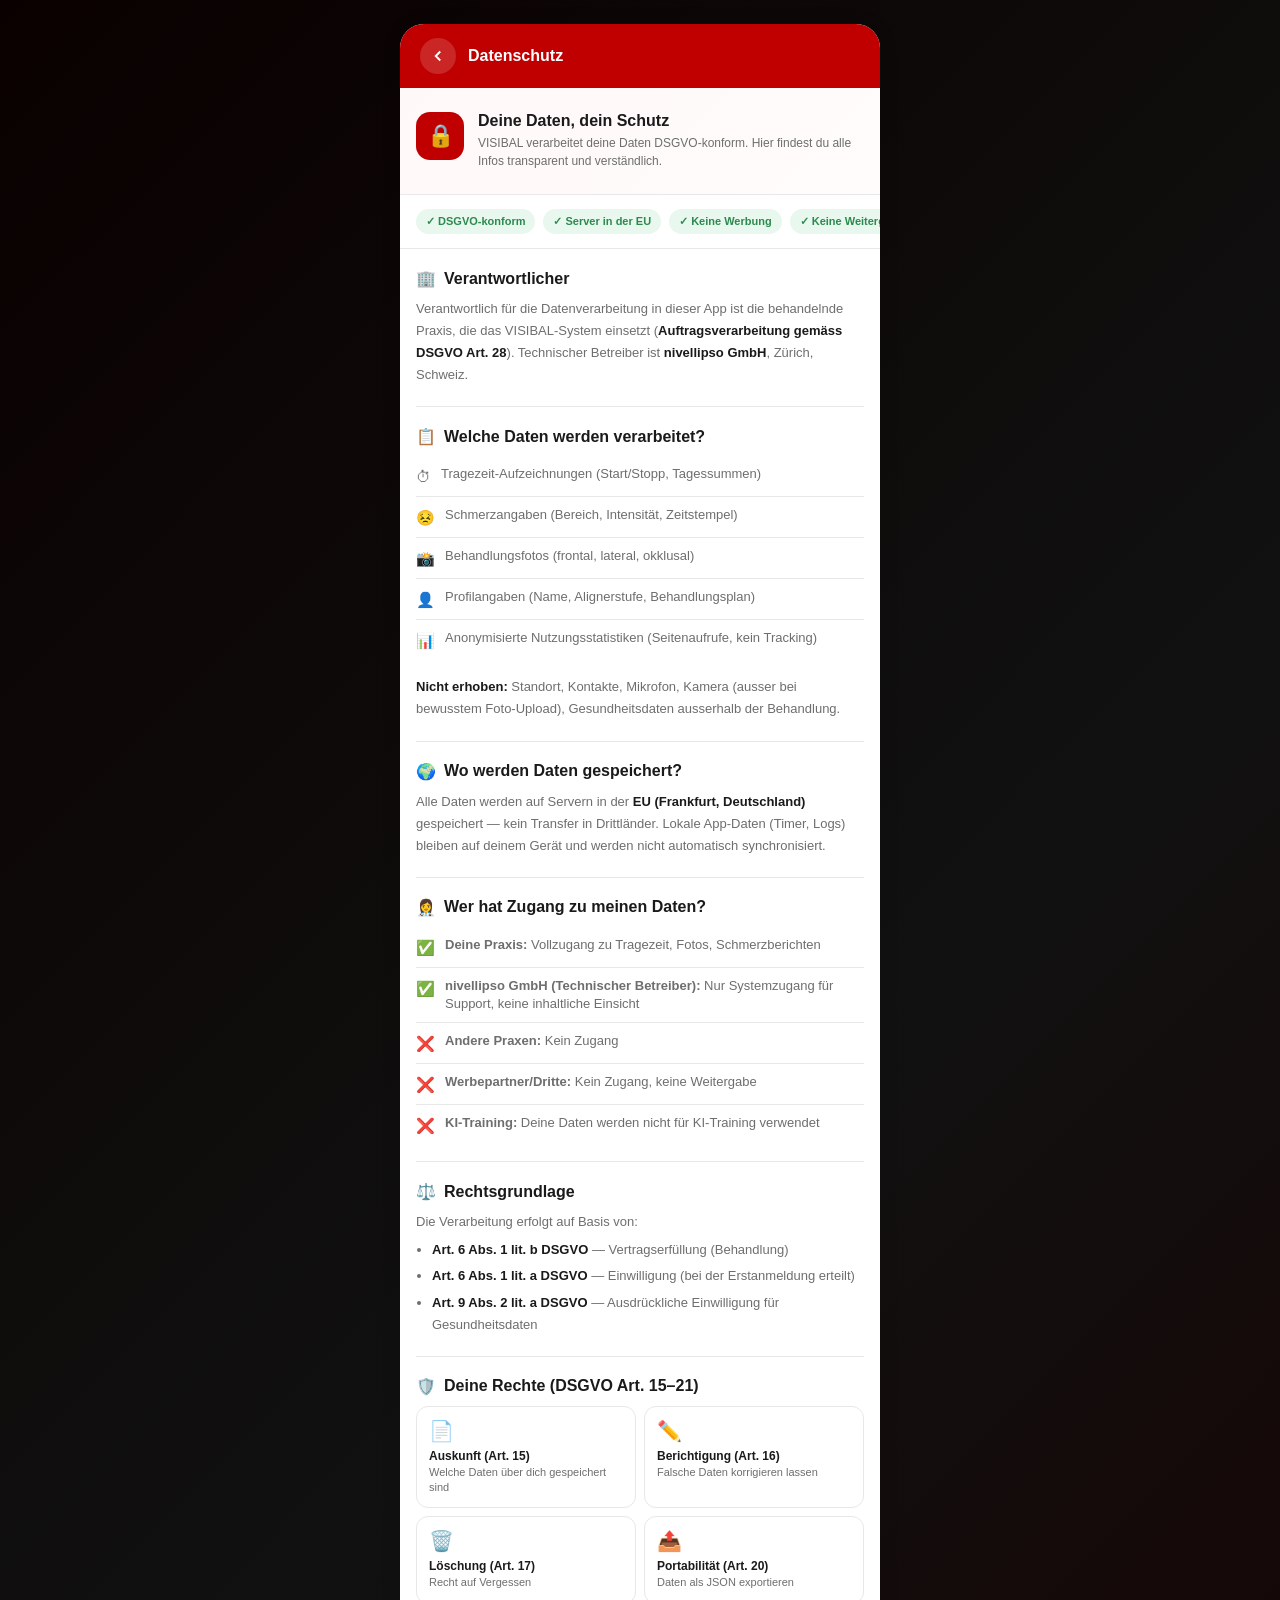
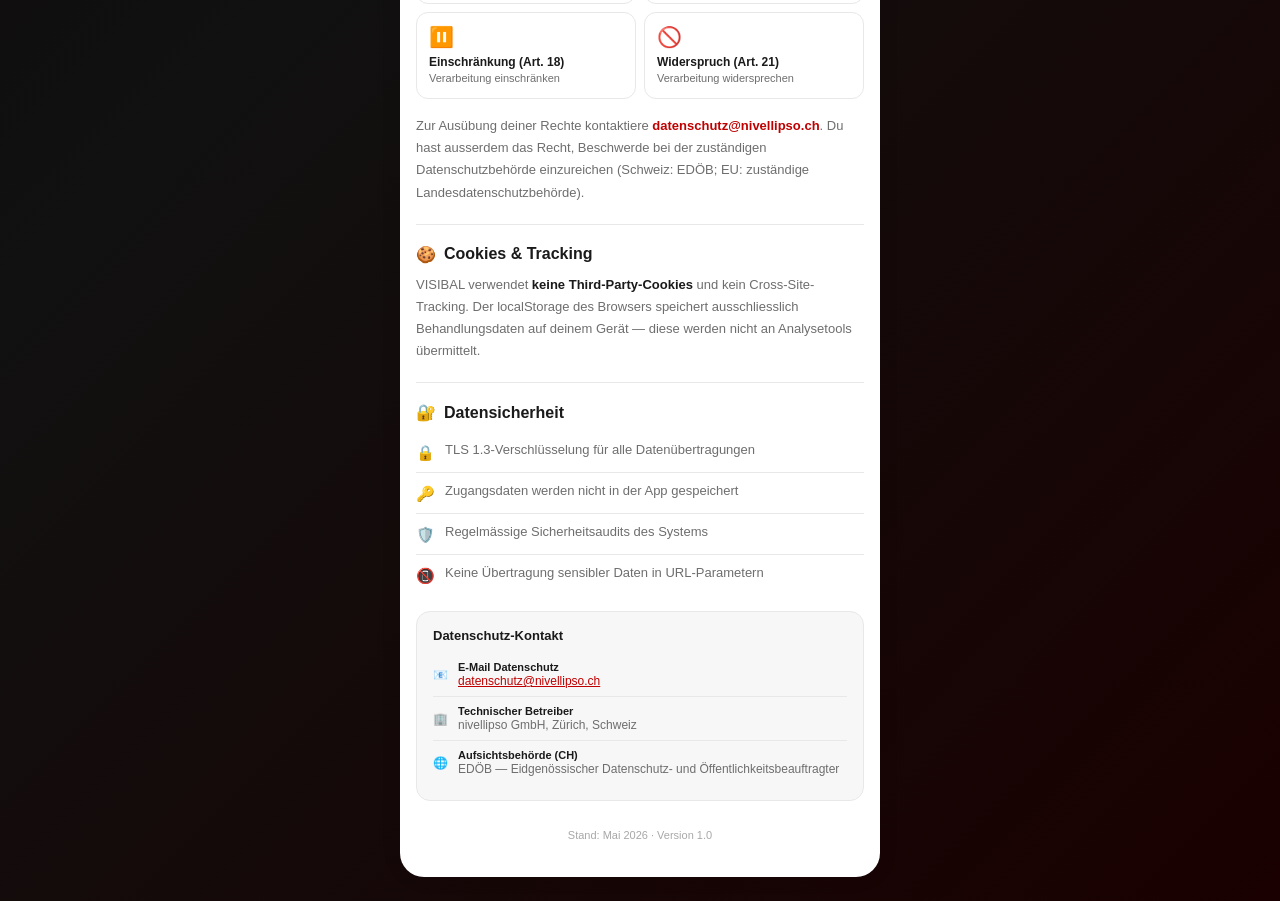
<file: privacy.html>
<!DOCTYPE html>
<html lang="de">
<head>
<meta charset="UTF-8">
<meta name="viewport" content="width=device-width, initial-scale=1.0, viewport-fit=cover, user-scalable=no">
<meta name="apple-mobile-web-app-capable" content="yes">
<meta name="apple-mobile-web-app-status-bar-style" content="black-translucent">
<meta name="theme-color" content="#C00000">
<title>VISIBAL — Datenschutz</title>
<link rel="manifest" href="manifest.json">
<link rel="stylesheet" href="app.css">
<style>
.page-header {
  background: var(--red);
  padding: max(14px, env(safe-area-inset-top)) 20px 14px;
  display: flex;
  align-items: center;
  gap: 12px;
  position: sticky;
  top: 0;
  z-index: 10;
  color: white;
}
.back-btn {
  width: 36px; height: 36px;
  background: rgba(255,255,255,.15);
  border: none; border-radius: 50%;
  color: white;
  display: flex; align-items: center; justify-content: center;
  cursor: pointer;
  flex-shrink: 0;
}
.back-btn:active { background: rgba(255,255,255,.3); transform: scale(.95); }
.page-title { font-size: 16px; font-weight: 700; flex: 1; }
.scroll-area { flex: 1; overflow-y: auto; padding: 0 0 max(24px, env(safe-area-inset-bottom)); }

.priv-hero {
  background: linear-gradient(135deg, #fff8f8, #fffcfc);
  border-bottom: 1px solid var(--border);
  padding: 24px 16px;
  display: flex;
  gap: 14px;
  align-items: flex-start;
}
.priv-hero-icon {
  width: 48px; height: 48px;
  background: var(--red);
  border-radius: 14px;
  display: flex; align-items: center; justify-content: center;
  font-size: 22px;
  flex-shrink: 0;
}
.priv-hero-title { font-size: 16px; font-weight: 800; color: var(--text); margin-bottom: 4px; }
.priv-hero-sub { font-size: 12px; color: var(--grey); line-height: 1.5; }

.priv-badges {
  display: flex;
  gap: 8px;
  padding: 14px 16px;
  overflow-x: auto;
  scrollbar-width: none;
  border-bottom: 1px solid var(--border);
}
.priv-badges::-webkit-scrollbar { display: none; }
.priv-badge {
  flex-shrink: 0;
  background: var(--ok-light);
  color: var(--ok);
  font-size: 11px;
  font-weight: 700;
  padding: 6px 10px;
  border-radius: 20px;
  white-space: nowrap;
}

.priv-section {
  padding: 20px 16px 0;
}
.priv-section-title {
  font-size: 13px;
  font-weight: 800;
  color: var(--text);
  margin-bottom: 10px;
  display: flex;
  align-items: center;
  gap: 8px;
}
.priv-section-title span { font-size: 16px; }
.priv-body {
  font-size: 13px;
  color: var(--grey);
  line-height: 1.7;
  margin-bottom: 20px;
}
.priv-body strong { color: var(--text); }
.priv-body a { color: var(--red); font-weight: 600; text-decoration: none; }

.priv-list {
  list-style: none;
  margin: 0 0 16px;
}
.priv-list li {
  display: flex;
  gap: 10px;
  align-items: flex-start;
  padding: 9px 0;
  border-bottom: 1px solid var(--border);
  font-size: 13px;
  color: var(--grey);
  line-height: 1.4;
}
.priv-list li:last-child { border-bottom: none; }
.priv-list li .ico { flex-shrink: 0; font-size: 15px; margin-top: 1px; }

.rights-grid {
  display: grid;
  grid-template-columns: 1fr 1fr;
  gap: 8px;
  margin-bottom: 16px;
}
.rights-card {
  background: white;
  border: 1px solid var(--border);
  border-radius: 12px;
  padding: 12px;
}
.rights-card-ico { font-size: 20px; margin-bottom: 6px; }
.rights-card-title { font-size: 12px; font-weight: 700; color: var(--text); margin-bottom: 2px; }
.rights-card-sub { font-size: 11px; color: var(--grey); line-height: 1.4; }

.contact-block {
  margin: 16px;
  background: var(--bg);
  border: 1px solid var(--border);
  border-radius: 14px;
  padding: 16px;
}
.contact-block-title { font-size: 13px; font-weight: 700; color: var(--text); margin-bottom: 10px; }
.contact-row {
  display: flex;
  gap: 10px;
  align-items: center;
  padding: 8px 0;
  border-bottom: 1px solid var(--border);
  font-size: 12px;
  color: var(--grey);
}
.contact-row:last-child { border-bottom: none; }
.contact-row strong { color: var(--text); display: block; font-size: 11px; margin-bottom: 1px; }

.priv-divider {
  height: 1px;
  background: var(--border);
  margin: 0 16px;
}

.update-note {
  padding: 12px 16px;
  font-size: 11px;
  color: var(--grey-light);
  text-align: center;
}
</style>
</head>
<body>
<div class="app">
  <div class="page-header">
    <button class="back-btn" onclick="history.back()">
      <svg width="18" height="18" viewBox="0 0 24 24" fill="none" stroke="currentColor" stroke-width="2.5"><path d="M15 18l-6-6 6-6"/></svg>
    </button>
    <div class="page-title" id="pageTitle">Datenschutz</div>
  </div>

  <div class="scroll-area">

    <div class="priv-hero">
      <div class="priv-hero-icon">🔒</div>
      <div>
        <div class="priv-hero-title" id="heroTitle">Deine Daten, dein Schutz</div>
        <div class="priv-hero-sub" id="heroSub">VISIBAL verarbeitet deine Daten DSGVO-konform. Hier findest du alle Infos transparent und verständlich.</div>
      </div>
    </div>

    <div class="priv-badges">
      <div class="priv-badge">✓ DSGVO-konform</div>
      <div class="priv-badge">✓ Server in der EU</div>
      <div class="priv-badge">✓ Keine Werbung</div>
      <div class="priv-badge">✓ Keine Weitergabe</div>
      <div class="priv-badge">✓ TLS-verschlüsselt</div>
    </div>

    <!-- 1. Verantwortlicher -->
    <div class="priv-section">
      <div class="priv-section-title"><span>🏢</span> <span id="s1title">Verantwortlicher</span></div>
      <div class="priv-body" id="s1body">
        Verantwortlich für die Datenverarbeitung in dieser App ist die behandelnde Praxis, die das VISIBAL-System einsetzt (<strong>Auftragsverarbeitung gemäss DSGVO Art. 28</strong>). Technischer Betreiber ist <strong>nivellipso GmbH</strong>, Zürich, Schweiz.
      </div>
    </div>

    <div class="priv-divider"></div>

    <!-- 2. Was wir speichern -->
    <div class="priv-section">
      <div class="priv-section-title"><span>📋</span> <span id="s2title">Welche Daten werden verarbeitet?</span></div>
      <ul class="priv-list" id="s2list">
        <li><span class="ico">⏱</span><span>Tragezeit-Aufzeichnungen (Start/Stopp, Tagessummen)</span></li>
        <li><span class="ico">😣</span><span>Schmerzangaben (Bereich, Intensität, Zeitstempel)</span></li>
        <li><span class="ico">📸</span><span>Behandlungsfotos (frontal, lateral, okklusal)</span></li>
        <li><span class="ico">👤</span><span>Profilangaben (Name, Alignerstufe, Behandlungsplan)</span></li>
        <li><span class="ico">📊</span><span>Anonymisierte Nutzungsstatistiken (Seitenaufrufe, kein Tracking)</span></li>
      </ul>
      <div class="priv-body" id="s2note">
        <strong>Nicht erhoben:</strong> Standort, Kontakte, Mikrofon, Kamera (ausser bei bewusstem Foto-Upload), Gesundheitsdaten ausserhalb der Behandlung.
      </div>
    </div>

    <div class="priv-divider"></div>

    <!-- 3. Speicherort -->
    <div class="priv-section">
      <div class="priv-section-title"><span>🌍</span> <span id="s3title">Wo werden Daten gespeichert?</span></div>
      <div class="priv-body" id="s3body">
        Alle Daten werden auf Servern in der <strong>EU (Frankfurt, Deutschland)</strong> gespeichert — kein Transfer in Drittländer. Lokale App-Daten (Timer, Logs) bleiben auf deinem Gerät und werden nicht automatisch synchronisiert.
      </div>
    </div>

    <div class="priv-divider"></div>

    <!-- 4. Wer hat Zugang -->
    <div class="priv-section">
      <div class="priv-section-title"><span>👩‍⚕️</span> <span id="s4title">Wer hat Zugang zu meinen Daten?</span></div>
      <ul class="priv-list" id="s4list">
        <li><span class="ico">✅</span><span><strong>Deine Praxis:</strong> Vollzugang zu Tragezeit, Fotos, Schmerzberichten</span></li>
        <li><span class="ico">✅</span><span><strong>nivellipso GmbH (Technischer Betreiber):</strong> Nur Systemzugang für Support, keine inhaltliche Einsicht</span></li>
        <li><span class="ico">❌</span><span><strong>Andere Praxen:</strong> Kein Zugang</span></li>
        <li><span class="ico">❌</span><span><strong>Werbepartner/Dritte:</strong> Kein Zugang, keine Weitergabe</span></li>
        <li><span class="ico">❌</span><span><strong>KI-Training:</strong> Deine Daten werden nicht für KI-Training verwendet</span></li>
      </ul>
    </div>

    <div class="priv-divider"></div>

    <!-- 5. Rechtsgrundlage -->
    <div class="priv-section">
      <div class="priv-section-title"><span>⚖️</span> <span id="s5title">Rechtsgrundlage</span></div>
      <div class="priv-body" id="s5body">
        Die Verarbeitung erfolgt auf Basis von:
        <ul style="padding-left:16px;margin-top:6px;">
          <li style="margin-bottom:4px;"><strong>Art. 6 Abs. 1 lit. b DSGVO</strong> — Vertragserfüllung (Behandlung)</li>
          <li style="margin-bottom:4px;"><strong>Art. 6 Abs. 1 lit. a DSGVO</strong> — Einwilligung (bei der Erstanmeldung erteilt)</li>
          <li><strong>Art. 9 Abs. 2 lit. a DSGVO</strong> — Ausdrückliche Einwilligung für Gesundheitsdaten</li>
        </ul>
      </div>
    </div>

    <div class="priv-divider"></div>

    <!-- 6. Deine Rechte -->
    <div class="priv-section">
      <div class="priv-section-title"><span>🛡️</span> <span id="s6title">Deine Rechte (DSGVO Art. 15–21)</span></div>
      <div class="rights-grid" id="rightsGrid">
        <div class="rights-card">
          <div class="rights-card-ico">📄</div>
          <div class="rights-card-title">Auskunft (Art. 15)</div>
          <div class="rights-card-sub">Welche Daten über dich gespeichert sind</div>
        </div>
        <div class="rights-card">
          <div class="rights-card-ico">✏️</div>
          <div class="rights-card-title">Berichtigung (Art. 16)</div>
          <div class="rights-card-sub">Falsche Daten korrigieren lassen</div>
        </div>
        <div class="rights-card">
          <div class="rights-card-ico">🗑️</div>
          <div class="rights-card-title">Löschung (Art. 17)</div>
          <div class="rights-card-sub">Recht auf Vergessen</div>
        </div>
        <div class="rights-card">
          <div class="rights-card-ico">📤</div>
          <div class="rights-card-title">Portabilität (Art. 20)</div>
          <div class="rights-card-sub">Daten als JSON exportieren</div>
        </div>
        <div class="rights-card">
          <div class="rights-card-ico">⏸️</div>
          <div class="rights-card-title">Einschränkung (Art. 18)</div>
          <div class="rights-card-sub">Verarbeitung einschränken</div>
        </div>
        <div class="rights-card">
          <div class="rights-card-ico">🚫</div>
          <div class="rights-card-title">Widerspruch (Art. 21)</div>
          <div class="rights-card-sub">Verarbeitung widersprechen</div>
        </div>
      </div>
      <div class="priv-body" id="s6note">
        Zur Ausübung deiner Rechte kontaktiere <a href="mailto:datenschutz@nivellipso.ch">datenschutz@nivellipso.ch</a>. Du hast ausserdem das Recht, Beschwerde bei der zuständigen Datenschutzbehörde einzureichen (Schweiz: EDÖB; EU: zuständige Landesdatenschutzbehörde).
      </div>
    </div>

    <div class="priv-divider"></div>

    <!-- 7. Cookies & Tracking -->
    <div class="priv-section">
      <div class="priv-section-title"><span>🍪</span> <span id="s7title">Cookies & Tracking</span></div>
      <div class="priv-body" id="s7body">
        VISIBAL verwendet <strong>keine Third-Party-Cookies</strong> und kein Cross-Site-Tracking. Der localStorage des Browsers speichert ausschliesslich Behandlungsdaten auf deinem Gerät — diese werden nicht an Analysetools übermittelt.
      </div>
    </div>

    <div class="priv-divider"></div>

    <!-- 8. Datensicherheit -->
    <div class="priv-section">
      <div class="priv-section-title"><span>🔐</span> <span id="s8title">Datensicherheit</span></div>
      <ul class="priv-list" id="s8list">
        <li><span class="ico">🔒</span><span>TLS 1.3-Verschlüsselung für alle Datenübertragungen</span></li>
        <li><span class="ico">🔑</span><span>Zugangsdaten werden nicht in der App gespeichert</span></li>
        <li><span class="ico">🛡️</span><span>Regelmässige Sicherheitsaudits des Systems</span></li>
        <li><span class="ico">📵</span><span>Keine Übertragung sensibler Daten in URL-Parametern</span></li>
      </ul>
    </div>

    <!-- Contact block -->
    <div class="contact-block">
      <div class="contact-block-title" id="contactTitle">Datenschutz-Kontakt</div>
      <div class="contact-row">
        <span>📧</span>
        <div><strong id="ct1">E-Mail Datenschutz</strong><a href="mailto:datenschutz@nivellipso.ch" style="color:var(--red);font-size:12px;">datenschutz@nivellipso.ch</a></div>
      </div>
      <div class="contact-row">
        <span>🏢</span>
        <div><strong id="ct2">Technischer Betreiber</strong><span style="font-size:12px;">nivellipso GmbH, Zürich, Schweiz</span></div>
      </div>
      <div class="contact-row">
        <span>🌐</span>
        <div><strong id="ct3">Aufsichtsbehörde (CH)</strong><span style="font-size:12px;">EDÖB — Eidgenössischer Datenschutz- und Öffentlichkeitsbeauftragter</span></div>
      </div>
    </div>

    <div class="update-note" id="updateNote">Stand: Mai 2026 · Version 1.0</div>

  </div>
</div>

<script>
const LANG = localStorage.getItem('visibal_lang') || 'de';
document.documentElement.lang = LANG;

const T = {
  de: { title: 'Datenschutz', heroTitle: 'Deine Daten, dein Schutz', heroSub: 'VISIBAL verarbeitet deine Daten DSGVO-konform. Hier findest du alle Infos transparent und verständlich.', update: 'Stand: Mai 2026 · Version 1.0' },
  en: { title: 'Privacy', heroTitle: 'Your data, your control', heroSub: 'VISIBAL processes your data in full compliance with GDPR. Find all information here, transparent and easy to understand.', update: 'Last updated: May 2026 · Version 1.0' },
  fr: { title: 'Confidentialité', heroTitle: 'Vos données, votre protection', heroSub: 'VISIBAL traite vos données conformément au RGPD. Retrouvez ici toutes les informations de façon transparente.', update: 'Mise à jour: mai 2026 · Version 1.0' },
  it: { title: 'Privacy', heroTitle: 'I tuoi dati, la tua protezione', heroSub: 'VISIBAL elabora i tuoi dati in conformità al GDPR. Trovi tutte le informazioni qui in modo trasparente.', update: 'Aggiornato: maggio 2026 · Versione 1.0' },
  ru: { title: 'Конфиденциальность', heroTitle: 'Ваши данные под защитой', heroSub: 'VISIBAL обрабатывает данные в соответствии с GDPR. Вся информация здесь — прозрачно и понятно.', update: 'Обновлено: май 2026 · Версия 1.0' },
  es: { title: 'Privacidad', heroTitle: 'Tus datos, tu protección', heroSub: 'VISIBAL trata tus datos conforme al RGPD. Encuentra aquí toda la información de forma transparente.', update: 'Actualizado: mayo 2026 · Versión 1.0' },
};

const t = T[LANG] || T.de;
document.getElementById('pageTitle').textContent = t.title;
document.title = 'VISIBAL — ' + t.title;
document.getElementById('heroTitle').textContent = t.heroTitle;
document.getElementById('heroSub').textContent = t.heroSub;
document.getElementById('updateNote').textContent = t.update;
(function(){var h=document.querySelector('.page-header'),s=document.querySelector('.scroll-area'),lastY=0;if(!h||!s)return;s.addEventListener('scroll',function(){var y=s.scrollTop;if(y<=0){h.classList.remove('hdr-hide');lastY=0;return;}if(y<lastY-8){h.classList.remove('hdr-hide');}else if(y>lastY+5&&y>50){h.classList.add('hdr-hide');}lastY=y;},{passive:true});})();
</script>
</body>
</html>
</file>
<file: app.css>
/*
 * ═══════════════════════════════════════════════════════
 *  VISIBAL — Progressive Web App
 *  Patient Companion & Clinical Dashboard
 *  Mobile-first PWA · Mai 2026
 * ═══════════════════════════════════════════════════════
 */

:root {
  --red: #C00000;
  --red-dark: #8a0000;
  --red-light: #FFF0F0;
  --black: #111111;
  --text: #1a1a1a;
  --grey: #6e6e6e;
  --grey-light: #a8a8a8;
  --border: #E8E8E8;
  --bg: #F7F7F7;
  --bg-light: #FAFAFA;
  --white: #FFFFFF;
  --ok: #2d8a4e;
  --ok-light: #e8f8ee;
  --warn: #b87300;
  --warn-light: #fff8e8;
  --alert: #C00000;
  --alert-light: #ffe8e8;
  --shadow-sm: 0 1px 3px rgba(0,0,0,.06);
  --shadow: 0 2px 12px rgba(0,0,0,.08);
  --shadow-lg: 0 8px 32px rgba(0,0,0,.12);
}

* { margin: 0; padding: 0; box-sizing: border-box; -webkit-tap-highlight-color: transparent; }
html { -webkit-font-smoothing: antialiased; }
body {
  font-family: -apple-system, BlinkMacSystemFont, "Segoe UI", Arial, sans-serif;
  color: var(--text);
  background: var(--bg);
  min-height: 100vh;
  min-height: 100svh;
  overflow-x: hidden;
}
img { max-width: 100%; display: block; }
button { font-family: inherit; cursor: pointer; }

/* ── ANIMATIONS ── */
@keyframes fadeUp { from { opacity: 0; transform: translateY(12px); } to { opacity: 1; transform: none; } }
@keyframes pulse { 0%, 100% { transform: scale(1); } 50% { transform: scale(1.05); } }
@keyframes pulseRing {
  0% { box-shadow: 0 0 0 0 rgba(192,0,0,0.4); }
  70% { box-shadow: 0 0 0 16px rgba(192,0,0,0); }
  100% { box-shadow: 0 0 0 0 rgba(192,0,0,0); }
}
@keyframes bounce { 0%,100% { transform: translateY(0); } 50% { transform: translateY(-4px); } }
@keyframes spin { from { transform: rotate(0); } to { transform: rotate(360deg); } }
@keyframes shimmer { 0% { background-position: -200% 0; } 100% { background-position: 200% 0; } }

/* ── APP SHELL ── */
.app {
  max-width: 480px;
  min-height: 100vh;
  min-height: 100svh;
  margin: 0 auto;
  background: var(--white);
  position: relative;
  display: flex;
  flex-direction: column;
  box-shadow: 0 0 24px rgba(0,0,0,.05);
}
@media(min-width: 481px) {
  body { background: linear-gradient(135deg, #0a0000 0%, #111 50%, #1a0000 100%); }
  .app { margin-top: 24px; margin-bottom: 24px; border-radius: 24px; overflow: hidden; min-height: calc(100vh - 48px); }
}

/* Top bar */
.app-top {
  background: var(--red);
  padding: 14px 20px;
  display: flex;
  align-items: center;
  justify-content: space-between;
  color: white;
  flex-shrink: 0;
  position: sticky;
  top: 0;
  z-index: 10;
  padding-top: max(14px, env(safe-area-inset-top));
  transition: transform 0.28s ease;
}
.page-header { transition: transform 0.28s ease; }
.hdr-hide { transform: translateY(-100%); }
.app-top-brand { display: flex; align-items: center; gap: 8px; }
.app-top-logo { width: 28px; height: 28px; background: white; color: var(--red); border-radius: 50%; display: flex; align-items: center; justify-content: center; font-weight: 700; font-size: 13px; }
.app-top-name { font-size: 15px; font-weight: 700; letter-spacing: -.2px; }
.app-top-actions { display: flex; gap: 8px; align-items: center; }
.app-top-btn {
  width: 36px; height: 36px;
  background: rgba(255,255,255,.15);
  border: none; border-radius: 50%;
  color: white;
  display: flex; align-items: center; justify-content: center;
  transition: background .15s;
}
.app-top-btn:active { background: rgba(255,255,255,.3); transform: scale(.95); }
.app-top-btn svg { width: 16px; height: 16px; }

/* Main content area */
.app-content {
  flex: 1;
  padding: 0 0 80px;
  overflow-y: auto;
  -webkit-overflow-scrolling: touch;
  display: flex;
  flex-direction: column;
}
.app-content.has-no-tabs { padding-bottom: 20px; }

/* Bottom tab bar */
.app-tabs {
  position: sticky;
  bottom: 0;
  background: white;
  border-top: 1px solid var(--border);
  display: flex;
  padding-bottom: max(0px, env(safe-area-inset-bottom));
  z-index: 10;
}
.app-tab {
  flex: 1;
  background: none;
  border: none;
  padding: 12px 6px 10px;
  display: flex;
  flex-direction: column;
  align-items: center;
  gap: 3px;
  color: var(--grey);
  transition: color .15s;
}
.app-tab.active { color: var(--red); }
.app-tab svg { width: 22px; height: 22px; transition: transform .15s; }
.app-tab.active svg { transform: scale(1.1); }
.app-tab span { font-size: 10px; font-weight: 600; letter-spacing: .2px; }
.app-tab-dot {
  position: absolute;
  top: 8px;
  right: 50%; transform: translateX(14px);
  width: 7px; height: 7px;
  background: var(--red);
  border-radius: 50%;
  border: 1.5px solid white;
}

/* View management */
.view { display: none; padding: 16px 20px 20px; animation: fadeUp .3s ease; }
.view.active { display: block; flex-grow: 1; }

/* ── COMPONENTS ── */

/* Greeting */
.greeting { padding-top: 6px; margin-bottom: 16px; }
.greeting-time { font-size: 12px; color: var(--grey); }
.greeting-name { font-size: 22px; font-weight: 700; color: var(--black); letter-spacing: -.4px; margin-top: 2px; }

/* Section labels */
.sec-label { font-size: 10px; font-weight: 700; letter-spacing: 1.8px; color: var(--red); text-transform: uppercase; margin-bottom: 10px; display: flex; align-items: center; gap: 8px; }
.sec-label::before { content: ''; width: 16px; height: 2px; background: var(--red); }

/* Cards */
.card {
  background: white;
  border: 1px solid var(--border);
  border-radius: 12px;
  padding: 18px;
  margin-bottom: 12px;
  transition: transform .15s, box-shadow .15s;
}
.card:active { transform: scale(.98); }
.card.bordered { border-left: 4px solid var(--red); }
.card-title { font-size: 15px; font-weight: 700; color: var(--black); margin-bottom: 4px; letter-spacing: -.2px; }
.card-sub { font-size: 12px; color: var(--grey); margin-bottom: 12px; }

/* Hero progress card */
.progress-hero {
  background: linear-gradient(135deg, var(--red) 0%, #9a0000 100%);
  border-radius: 14px;
  padding: 22px;
  color: white;
  margin-bottom: 16px;
  position: relative;
  overflow: hidden;
  box-shadow: 0 6px 24px rgba(192,0,0,.25);
}
.progress-hero::before {
  content: '';
  position: absolute;
  top: -40px; right: -40px;
  width: 180px; height: 180px;
  background: radial-gradient(circle, rgba(255,255,255,.12) 0%, transparent 70%);
  pointer-events: none;
}
.progress-phase-tag {
  display: inline-block;
  background: rgba(255,255,255,.2);
  padding: 3px 10px;
  border-radius: 20px;
  font-size: 10px;
  font-weight: 700;
  letter-spacing: 1px;
  margin-bottom: 12px;
}
.progress-step { font-size: 24px; font-weight: 700; letter-spacing: -.5px; margin-bottom: 4px; }
.progress-substep { font-size: 12px; opacity: .8; margin-bottom: 16px; }
.progress-bar {
  background: rgba(255,255,255,.2);
  height: 7px;
  border-radius: 4px;
  overflow: hidden;
  position: relative;
  z-index: 1;
}
.progress-fill {
  background: white;
  height: 100%;
  border-radius: 4px;
  position: relative;
  overflow: hidden;
  transition: width .6s ease;
}
.progress-fill::after {
  content: '';
  position: absolute;
  inset: 0;
  background: linear-gradient(90deg, transparent, rgba(255,255,255,.4), transparent);
  background-size: 200% 100%;
  animation: shimmer 2.5s infinite;
}
.progress-labels {
  display: flex;
  justify-content: space-between;
  font-size: 10px;
  margin-top: 8px;
  opacity: .8;
  position: relative; z-index: 1;
}

/* Tracking - 22h Timer */
.timer-card {
  background: white;
  border: 1px solid var(--border);
  border-radius: 14px;
  padding: 24px 20px;
  text-align: center;
  margin-bottom: 12px;
}
.timer-ring {
  width: 180px; height: 180px;
  margin: 0 auto 16px;
  position: relative;
}
.timer-ring svg { width: 100%; height: 100%; transform: rotate(-90deg); }
.timer-bg { stroke: var(--bg); stroke-width: 10; fill: none; }
.timer-fg { stroke: var(--red); stroke-width: 10; fill: none; stroke-linecap: round; transition: stroke-dashoffset .8s ease; }
.timer-text {
  position: absolute;
  inset: 0;
  display: flex;
  flex-direction: column;
  align-items: center;
  justify-content: center;
}
.timer-hours { font-size: 38px; font-weight: 700; color: var(--black); letter-spacing: -1.5px; line-height: 1; }
.timer-unit { font-size: 12px; color: var(--grey); font-weight: 600; margin-top: 2px; }
.timer-of { font-size: 11px; color: var(--grey); margin-top: 10px; }
.timer-label { font-size: 11px; font-weight: 700; letter-spacing: 1.5px; text-transform: uppercase; color: var(--red); margin-bottom: 4px; }
.timer-status {
  font-size: 13px;
  font-weight: 600;
  margin-top: 8px;
}
.timer-status.ok { color: var(--ok); }
.timer-status.warn { color: var(--warn); }

/* Big action button */
.action-btn {
  background: var(--red);
  color: white;
  border: none;
  width: 100%;
  padding: 16px;
  border-radius: 12px;
  font-size: 15px;
  font-weight: 700;
  letter-spacing: .3px;
  box-shadow: 0 4px 0 var(--red-dark), 0 6px 16px rgba(192,0,0,.25);
  transition: transform .12s, box-shadow .12s;
  margin-top: 12px;
}
.action-btn:active { transform: translateY(2px); box-shadow: 0 2px 0 var(--red-dark); }
.action-btn.outline { background: white; color: var(--red); border: 2px solid var(--red); box-shadow: 0 3px 0 var(--red-dark); }
.action-btn.secondary { background: var(--bg); color: var(--text); box-shadow: 0 3px 0 #d0d0d0; }
.action-btn.full-row { display: flex; align-items: center; justify-content: center; gap: 8px; }
.action-btn svg { width: 18px; height: 18px; }

/* Quick stats */
.quick-stats {
  display: grid;
  grid-template-columns: repeat(3, 1fr);
  gap: 8px;
  margin-bottom: 16px;
}
.stat-mini {
  background: white;
  border: 1px solid var(--border);
  border-radius: 10px;
  padding: 14px 10px;
  text-align: center;
}
.stat-mini-n { font-size: 20px; font-weight: 700; color: var(--black); letter-spacing: -.5px; line-height: 1; }
.stat-mini-n em { font-style: normal; color: var(--red); }
.stat-mini-l { font-size: 9px; color: var(--grey); text-transform: uppercase; letter-spacing: .8px; margin-top: 5px; font-weight: 600; }

/* Reminder card */
.reminder-card {
  background: var(--red-light);
  border: 1px solid #fcc;
  border-left: 4px solid var(--red);
  border-radius: 12px;
  padding: 14px 16px;
  display: flex;
  gap: 12px;
  align-items: flex-start;
  margin-bottom: 12px;
}
.reminder-card.ok { background: var(--ok-light); border-color: #b8e0c8; border-left-color: var(--ok); }
.reminder-card.warn { background: var(--warn-light); border-color: #f0d8a0; border-left-color: var(--warn); }
.reminder-ico { width: 32px; height: 32px; border-radius: 50%; background: white; display: flex; align-items: center; justify-content: center; flex-shrink: 0; }
.reminder-ico svg { width: 16px; height: 16px; color: var(--red); }
.reminder-card.ok .reminder-ico svg { color: var(--ok); }
.reminder-card.warn .reminder-ico svg { color: var(--warn); }
.reminder-text { flex: 1; font-size: 13px; line-height: 1.5; color: var(--text); }
.reminder-text strong { display: block; font-size: 13px; margin-bottom: 2px; color: var(--black); }

/* Chat */
.chat-messages {
  padding: 4px 0 16px;
  display: flex;
  flex-direction: column;
  gap: 10px;
}
.chat-msg {
  max-width: 80%;
  padding: 10px 14px;
  font-size: 14px;
  line-height: 1.5;
  border-radius: 14px;
  animation: fadeUp .25s ease;
}
.chat-msg.bot {
  background: var(--bg);
  color: var(--text);
  align-self: flex-start;
  border-radius: 4px 14px 14px 14px;
}
.chat-msg.user {
  background: var(--red);
  color: white;
  align-self: flex-end;
  border-radius: 14px 4px 14px 14px;
}
.chat-msg-time { font-size: 10px; color: var(--grey-light); margin-top: 2px; padding: 0 6px; }
.chat-suggestions {
  display: flex;
  gap: 6px;
  flex-wrap: wrap;
  margin: 8px 0 16px;
}
.chat-sugg-btn {
  background: white;
  border: 1px solid var(--red);
  color: var(--red);
  padding: 7px 12px;
  border-radius: 18px;
  font-size: 12px;
  font-weight: 600;
  transition: all .15s;
}
.chat-sugg-btn:active { background: var(--red); color: white; transform: scale(.95); }
.chat-input-area {
  position: sticky;
  bottom: 0;
  background: white;
  border-top: 1px solid var(--border);
  padding: 10px 14px;
  display: flex;
  gap: 8px;
  align-items: center;
}
.chat-input-field {
  flex: 1;
  border: 1px solid var(--border);
  border-radius: 22px;
  padding: 10px 16px;
  font-family: inherit;
  font-size: 14px;
  outline: none;
  background: var(--bg);
  transition: border-color .15s, background .15s;
}
.chat-input-field:focus { border-color: var(--red); background: white; }
.chat-send-btn {
  width: 40px; height: 40px;
  background: var(--red);
  border: none; border-radius: 50%;
  color: white;
  display: flex; align-items: center; justify-content: center;
  box-shadow: 0 3px 0 var(--red-dark);
  transition: transform .12s, box-shadow .12s;
}
.chat-send-btn:active { transform: translateY(1px); box-shadow: 0 1px 0 var(--red-dark); }
.chat-send-btn svg { width: 16px; height: 16px; }
.typing-dots {
  display: flex; gap: 4px; padding: 12px 14px;
  background: var(--bg); align-self: flex-start;
  border-radius: 4px 14px 14px 14px;
}
.typing-dots span { width: 6px; height: 6px; background: var(--grey); border-radius: 50%; animation: bounce .8s infinite; }
.typing-dots span:nth-child(2) { animation-delay: .15s; }
.typing-dots span:nth-child(3) { animation-delay: .3s; }

/* Photo grid */
.photo-actions { display: grid; grid-template-columns: 1fr 1fr; gap: 10px; margin-bottom: 16px; }
.photo-action-btn {
  background: white;
  border: 1px dashed var(--border);
  border-radius: 12px;
  padding: 20px 12px;
  display: flex;
  flex-direction: column;
  align-items: center;
  gap: 8px;
  color: var(--text);
  transition: border-color .15s, background .15s;
}
.photo-action-btn:active { border-color: var(--red); background: var(--red-light); }
.photo-action-ico { width: 44px; height: 44px; background: var(--red-light); color: var(--red); border-radius: 50%; display: flex; align-items: center; justify-content: center; }
.photo-action-ico svg { width: 22px; height: 22px; }
.photo-action-label { font-size: 12px; font-weight: 700; color: var(--text); }
.photo-action-sub { font-size: 10px; color: var(--grey); }

.photo-grid { display: grid; grid-template-columns: repeat(3, 1fr); gap: 4px; margin-top: 12px; }
.photo-item {
  aspect-ratio: 1;
  background: var(--bg);
  position: relative;
  overflow: hidden;
  border-radius: 8px;
}
.photo-item-img {
  width: 100%; height: 100%;
  object-fit: cover;
  background: linear-gradient(135deg, #f0f0f0, #e0e0e0);
}
.photo-item-date {
  position: absolute;
  bottom: 4px; left: 4px;
  background: rgba(0,0,0,.6);
  color: white;
  font-size: 9px;
  font-weight: 600;
  padding: 2px 6px;
  border-radius: 3px;
}

/* Milestone */
.milestone {
  background: linear-gradient(135deg, var(--red) 0%, #9a0000 100%);
  color: white;
  border-radius: 16px;
  padding: 28px 20px;
  text-align: center;
  margin-bottom: 16px;
  position: relative;
  overflow: hidden;
}
.milestone::before {
  content: '';
  position: absolute;
  top: -20px; left: -20px; right: -20px; bottom: -20px;
  background: radial-gradient(circle at center, rgba(255,255,255,.1) 0%, transparent 60%);
  pointer-events: none;
}
.milestone-emoji { font-size: 56px; margin-bottom: 8px; animation: bounce 2s ease-in-out infinite; display: block; position: relative; z-index: 1; }
.milestone-title { font-size: 22px; font-weight: 700; letter-spacing: -.5px; margin-bottom: 6px; position: relative; z-index: 1; }
.milestone-sub { font-size: 13px; opacity: .85; line-height: 1.55; position: relative; z-index: 1; }

/* Doctor Dashboard specifics */
.dash-header {
  background: linear-gradient(135deg, var(--black) 0%, #2a0808 100%);
  color: white;
  padding: 20px;
  margin: -16px -20px 16px;
}
.dash-overview {
  display: grid;
  grid-template-columns: repeat(3, 1fr);
  gap: 8px;
  margin: -20px 20px 16px;
  position: relative;
  z-index: 1;
}
.dash-stat {
  background: white;
  border-radius: 12px;
  padding: 12px;
  text-align: center;
  box-shadow: var(--shadow-sm);
}
.dash-stat.ok { border-top: 3px solid var(--ok); }
.dash-stat.warn { border-top: 3px solid var(--warn); }
.dash-stat.alert { border-top: 3px solid var(--red); }
.dash-stat-n { font-size: 22px; font-weight: 700; color: var(--black); letter-spacing: -.5px; }
.dash-stat-l { font-size: 10px; color: var(--grey); text-transform: uppercase; letter-spacing: .8px; font-weight: 600; margin-top: 2px; }

.patient-list { display: flex; flex-direction: column; gap: 8px; }
.patient-row {
  background: white;
  border: 1px solid var(--border);
  border-radius: 12px;
  padding: 14px 16px;
  display: flex;
  align-items: center;
  gap: 12px;
  transition: transform .15s, border-color .15s;
}
.patient-row:active { transform: scale(.98); border-color: var(--red); }
.patient-avatar {
  width: 40px; height: 40px;
  background: var(--bg);
  border-radius: 50%;
  display: flex; align-items: center; justify-content: center;
  font-weight: 700;
  font-size: 14px;
  color: var(--text);
  flex-shrink: 0;
}
.patient-info { flex: 1; min-width: 0; }
.patient-name { font-size: 14px; font-weight: 700; color: var(--black); }
.patient-meta { font-size: 11px; color: var(--grey); margin-top: 2px; }
.patient-status-pill {
  font-size: 10px;
  font-weight: 700;
  padding: 4px 9px;
  border-radius: 10px;
  letter-spacing: .3px;
  flex-shrink: 0;
}
.pill-ok { background: var(--ok-light); color: var(--ok); }
.pill-warn { background: var(--warn-light); color: var(--warn); }
.pill-alert { background: var(--alert-light); color: var(--alert); }

/* Search/Filter */
.search-bar {
  background: var(--bg);
  border: 1px solid var(--border);
  border-radius: 22px;
  padding: 10px 16px;
  display: flex;
  align-items: center;
  gap: 8px;
  margin-bottom: 14px;
}
.search-bar svg { width: 14px; height: 14px; color: var(--grey); }
.search-bar input {
  flex: 1; background: none; border: none; outline: none;
  font-family: inherit; font-size: 13px; color: var(--text);
}

/* Filter pills */
.filter-pills { display: flex; gap: 6px; margin-bottom: 14px; overflow-x: auto; -webkit-overflow-scrolling: touch; }
.filter-pills::-webkit-scrollbar { display: none; }
.filter-pill {
  background: white;
  border: 1px solid var(--border);
  border-radius: 16px;
  padding: 6px 14px;
  font-size: 12px;
  font-weight: 600;
  color: var(--grey);
  white-space: nowrap;
  transition: all .15s;
  flex-shrink: 0;
}
.filter-pill.active { background: var(--red); color: white; border-color: var(--red); }

/* Login screen */
.login-screen {
  min-height: 100vh;
  min-height: 100svh;
  background: linear-gradient(135deg, #0a0000 0%, var(--black) 50%, #1a0000 100%);
  display: flex;
  align-items: center;
  justify-content: center;
  padding: 40px 24px;
  position: relative;
  overflow: hidden;
}
.login-screen::before {
  content: '';
  position: absolute;
  top: -200px; right: -200px;
  width: 500px; height: 500px;
  background: radial-gradient(circle, rgba(192,0,0,.2) 0%, transparent 70%);
  pointer-events: none;
}
.login-card {
  background: white;
  border-radius: 20px;
  padding: 32px 24px;
  width: 100%;
  max-width: 360px;
  text-align: center;
  position: relative;
  z-index: 1;
  box-shadow: 0 24px 64px rgba(0,0,0,.4);
}
.login-logo {
  width: 56px; height: 56px;
  background: var(--red);
  border-radius: 16px;
  margin: 0 auto 18px;
  display: flex; align-items: center; justify-content: center;
  color: white;
  font-size: 22px;
  font-weight: 700;
  box-shadow: 0 8px 24px rgba(192,0,0,.4);
}
.login-title { font-size: 24px; font-weight: 700; color: var(--black); letter-spacing: -.5px; margin-bottom: 4px; }
.login-sub { font-size: 13px; color: var(--grey); margin-bottom: 24px; }
.role-select { display: flex; flex-direction: column; gap: 10px; margin-bottom: 16px; }
.role-btn {
  background: white;
  border: 2px solid var(--border);
  border-radius: 14px;
  padding: 16px 18px;
  display: flex;
  align-items: center;
  gap: 14px;
  transition: all .15s;
  text-align: left;
}
.role-btn:active { transform: scale(.98); border-color: var(--red); background: var(--red-light); }
.role-ico {
  width: 44px; height: 44px;
  background: var(--red-light);
  border-radius: 50%;
  display: flex; align-items: center; justify-content: center;
  flex-shrink: 0;
}
.role-ico svg { width: 22px; height: 22px; color: var(--red); }
.role-info { flex: 1; }
.role-title { font-size: 15px; font-weight: 700; color: var(--black); }
.role-desc { font-size: 11px; color: var(--grey); margin-top: 2px; }
.role-arrow { color: var(--grey-light); flex-shrink: 0; }

/* Install prompt */
.install-banner {
  position: fixed;
  bottom: 20px; left: 50%;
  transform: translateX(-50%);
  background: var(--black);
  color: white;
  padding: 14px 20px;
  border-radius: 16px;
  display: flex;
  align-items: center;
  gap: 12px;
  z-index: 1000;
  box-shadow: 0 8px 32px rgba(0,0,0,.4);
  max-width: 360px;
  width: calc(100% - 32px);
  display: none;
}
.install-banner.show { display: flex; animation: fadeUp .4s ease; }
.install-ico { font-size: 22px; }
.install-text { flex: 1; font-size: 12px; line-height: 1.4; }
.install-text strong { display: block; margin-bottom: 1px; }
.install-btn { background: var(--red); border: none; color: white; padding: 7px 14px; border-radius: 16px; font-size: 11px; font-weight: 700; }
.install-close { background: none; border: none; color: rgba(255,255,255,.5); font-size: 18px; padding: 0; width: 24px; height: 24px; }

/* List items / settings */
.list-section { background: white; border-radius: 12px; border: 1px solid var(--border); overflow: hidden; margin-bottom: 12px; }
.list-row {
  padding: 14px 16px;
  display: flex;
  align-items: center;
  gap: 12px;
  border-bottom: 1px solid var(--border);
  transition: background .15s;
}
.list-row:last-child { border-bottom: none; }
.list-row:active { background: var(--bg); }
.list-row-ico { width: 32px; height: 32px; border-radius: 8px; background: var(--red-light); color: var(--red); display: flex; align-items: center; justify-content: center; flex-shrink: 0; }
.list-row-ico svg { width: 16px; height: 16px; }
.list-row-text { flex: 1; }
.list-row-title { font-size: 14px; font-weight: 600; color: var(--text); }
.list-row-sub { font-size: 11px; color: var(--grey); margin-top: 1px; }
.list-row-arrow { color: var(--grey-light); }

/* Switch toggle */
.switch { position: relative; width: 42px; height: 26px; }
.switch input { opacity: 0; width: 0; height: 0; }
.switch-slider {
  position: absolute; inset: 0;
  background: #ccc;
  border-radius: 26px;
  transition: background .2s;
  cursor: pointer;
}
.switch-slider::before {
  content: '';
  position: absolute;
  width: 20px; height: 20px;
  left: 3px; top: 3px;
  background: white;
  border-radius: 50%;
  transition: transform .2s;
}
.switch input:checked + .switch-slider { background: var(--red); }
.switch input:checked + .switch-slider::before { transform: translateX(16px); }

/* Floating Action Button */
.fab {
  position: fixed;
  bottom: 80px;
  right: 20px;
  width: 56px; height: 56px;
  background: var(--red);
  border: none;
  border-radius: 50%;
  color: white;
  display: flex; align-items: center; justify-content: center;
  box-shadow: 0 6px 20px rgba(192,0,0,.4);
  z-index: 5;
  transition: transform .15s;
}
.fab:active { transform: scale(.92); }
.fab svg { width: 24px; height: 24px; }

/* Loading state */
.skeleton {
  background: linear-gradient(90deg, var(--bg) 25%, #ededed 50%, var(--bg) 75%);
  background-size: 200% 100%;
  animation: shimmer 1.4s linear infinite;
  border-radius: 6px;
}

/* ── DARK MODE ── */
.app[data-theme="dark"] {
  --bg: #1c1c1e;
  --bg-light: #2c2c2e;
  --white: #1c1c1e;
  --text: #e5e5ea;
  --black: #f2f2f7;
  --grey: #8e8e93;
  --grey-light: #636366;
  --border: #38383a;
  --red-light: #2c1010;
  --ok-light: #0c1f12;
  --warn-light: #1f1800;
  --alert-light: #2c1010;
  --shadow-sm: 0 1px 3px rgba(0,0,0,.4);
  --shadow: 0 2px 12px rgba(0,0,0,.5);
  --shadow-lg: 0 8px 32px rgba(0,0,0,.6);
}
.app[data-theme="dark"] .app-top { background: #8a0000; }
.app[data-theme="dark"] .card,
.app[data-theme="dark"] .list-section { background: #2c2c2e; border-color: #38383a; }
.app[data-theme="dark"] .progress-hero,
.app[data-theme="dark"] .timer-card,
.app[data-theme="dark"] .reminder-card,
.app[data-theme="dark"] .stat-mini { background: #2c2c2e; border-color: #38383a; }
.app[data-theme="dark"] .app-tabs { background: #1c1c1e; border-color: #38383a; }
.app[data-theme="dark"] .chat-input-area { background: #1c1c1e; border-color: #38383a; }
.app[data-theme="dark"] .chat-input-field { background: #2c2c2e; border-color: #38383a; color: var(--text); }
.app[data-theme="dark"] .chat-msg.bot { background: #2c2c2e; color: var(--text); }
.app[data-theme="dark"] .filter-pill { background: #2c2c2e; color: var(--grey); border-color: #38383a; }
.app[data-theme="dark"] .filter-pill.active { background: var(--red); color: white; }
.app[data-theme="dark"] .patient-row { border-color: #38383a; }
.app[data-theme="dark"] .search-bar { background: #2c2c2e; border-color: #38383a; }
.app[data-theme="dark"] .search-bar input { background: transparent; color: var(--text); }
.app[data-theme="dark"] .action-btn.outline { border-color: var(--red); color: var(--red); background: transparent; }
.app[data-theme="dark"] .confirm-sheet,
.app[data-theme="dark"] .lang-sheet,
.app[data-theme="dark"] .notif-panel { background: #2c2c2e; }
.app[data-theme="dark"] .confirm-btn.secondary { background: #38383a; color: var(--text); }
.app[data-theme="dark"] .lang-opt { border-color: #38383a; }
.app[data-theme="dark"] .lang-opt:active { background: #38383a; }
.app[data-theme="dark"] .list-row { border-color: #38383a; }
.app[data-theme="dark"] .switch-slider { background: #636366; }

/* ── PRINT ── */
@media print {
  .app-top, .app-tabs, .chat-input-area, .toast-container,
  .action-btn, .confirm-overlay, .lang-overlay, .notif-overlay,
  .onboard-overlay, .filter-pills, .search-bar, .photo-actions { display: none !important; }
  body { background: white !important; }
  .app { max-width: 100% !important; box-shadow: none !important; border-radius: 0 !important; }
  .view { display: block !important; animation: none !important; }
  .card, .stat-mini, .progress-hero, .timer-card, .reminder-card { box-shadow: none !important; border: 1px solid #ddd; break-inside: avoid; }
}
</file>
